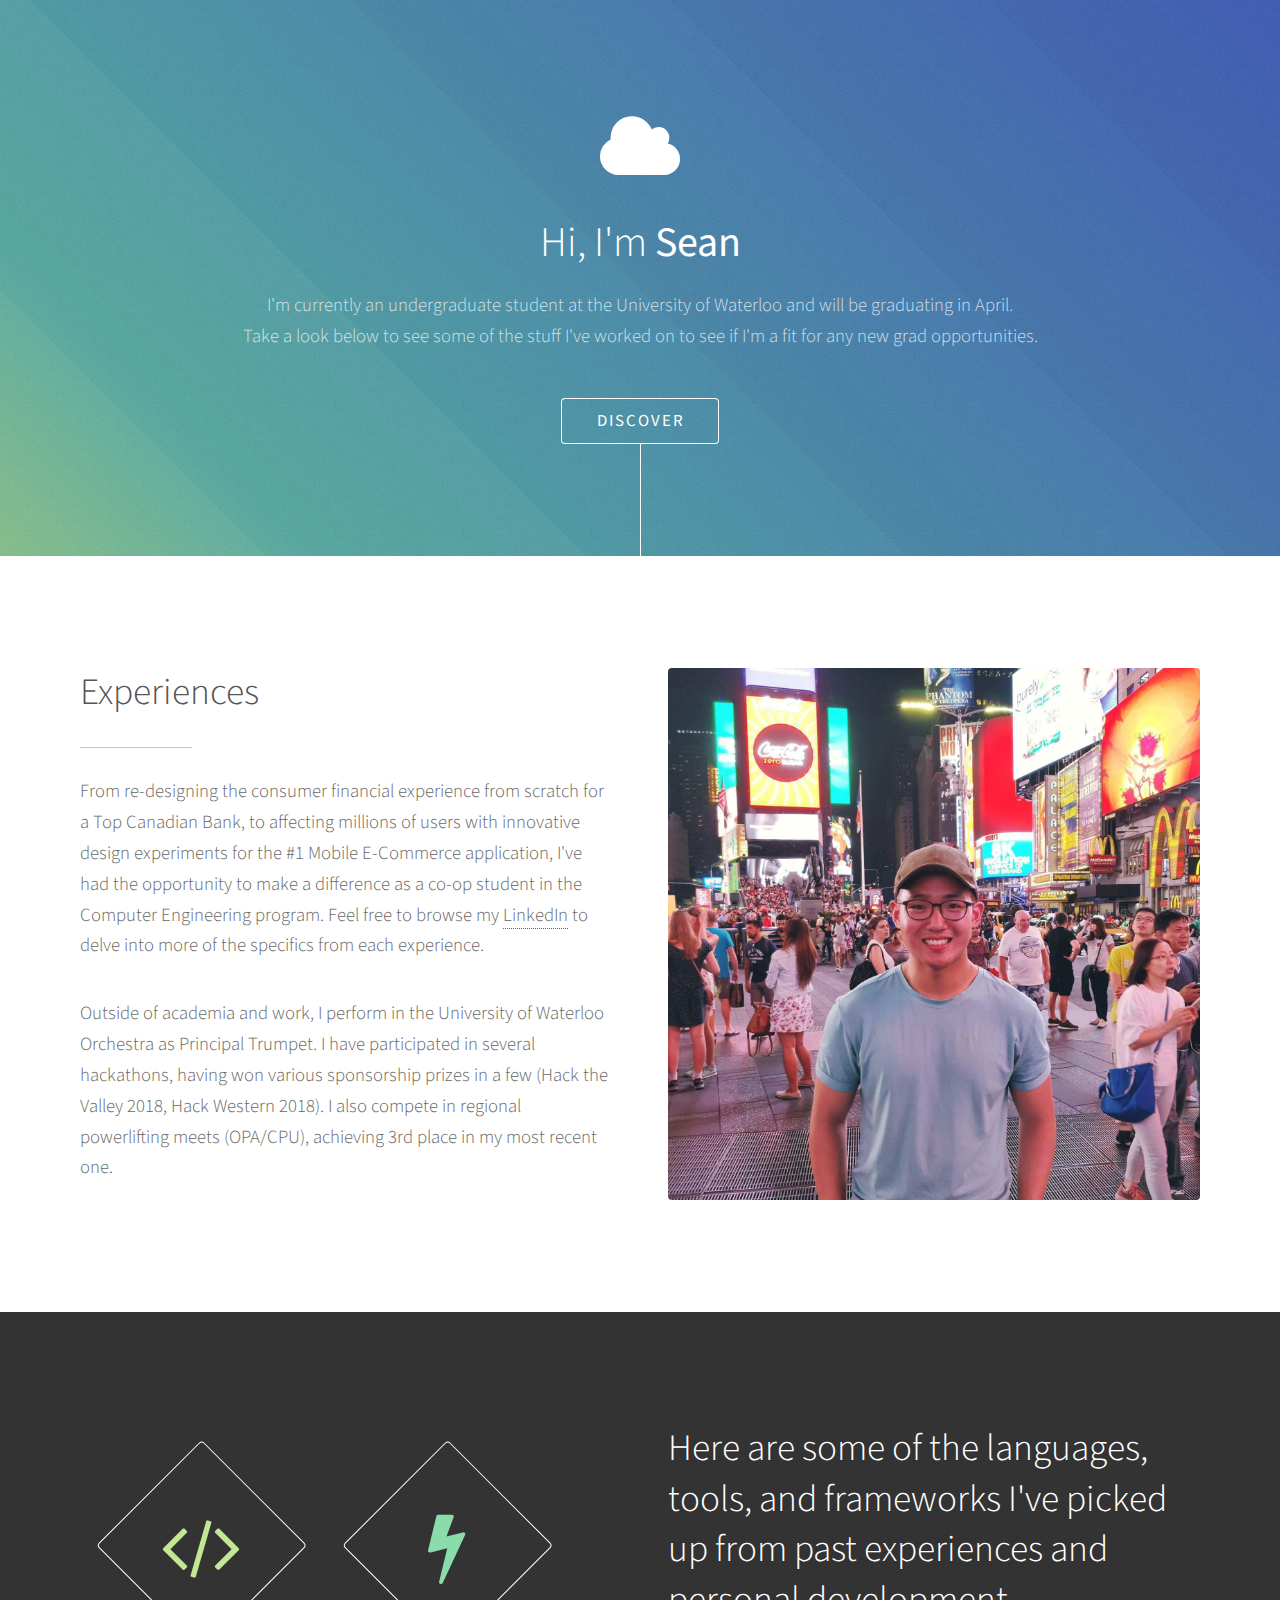
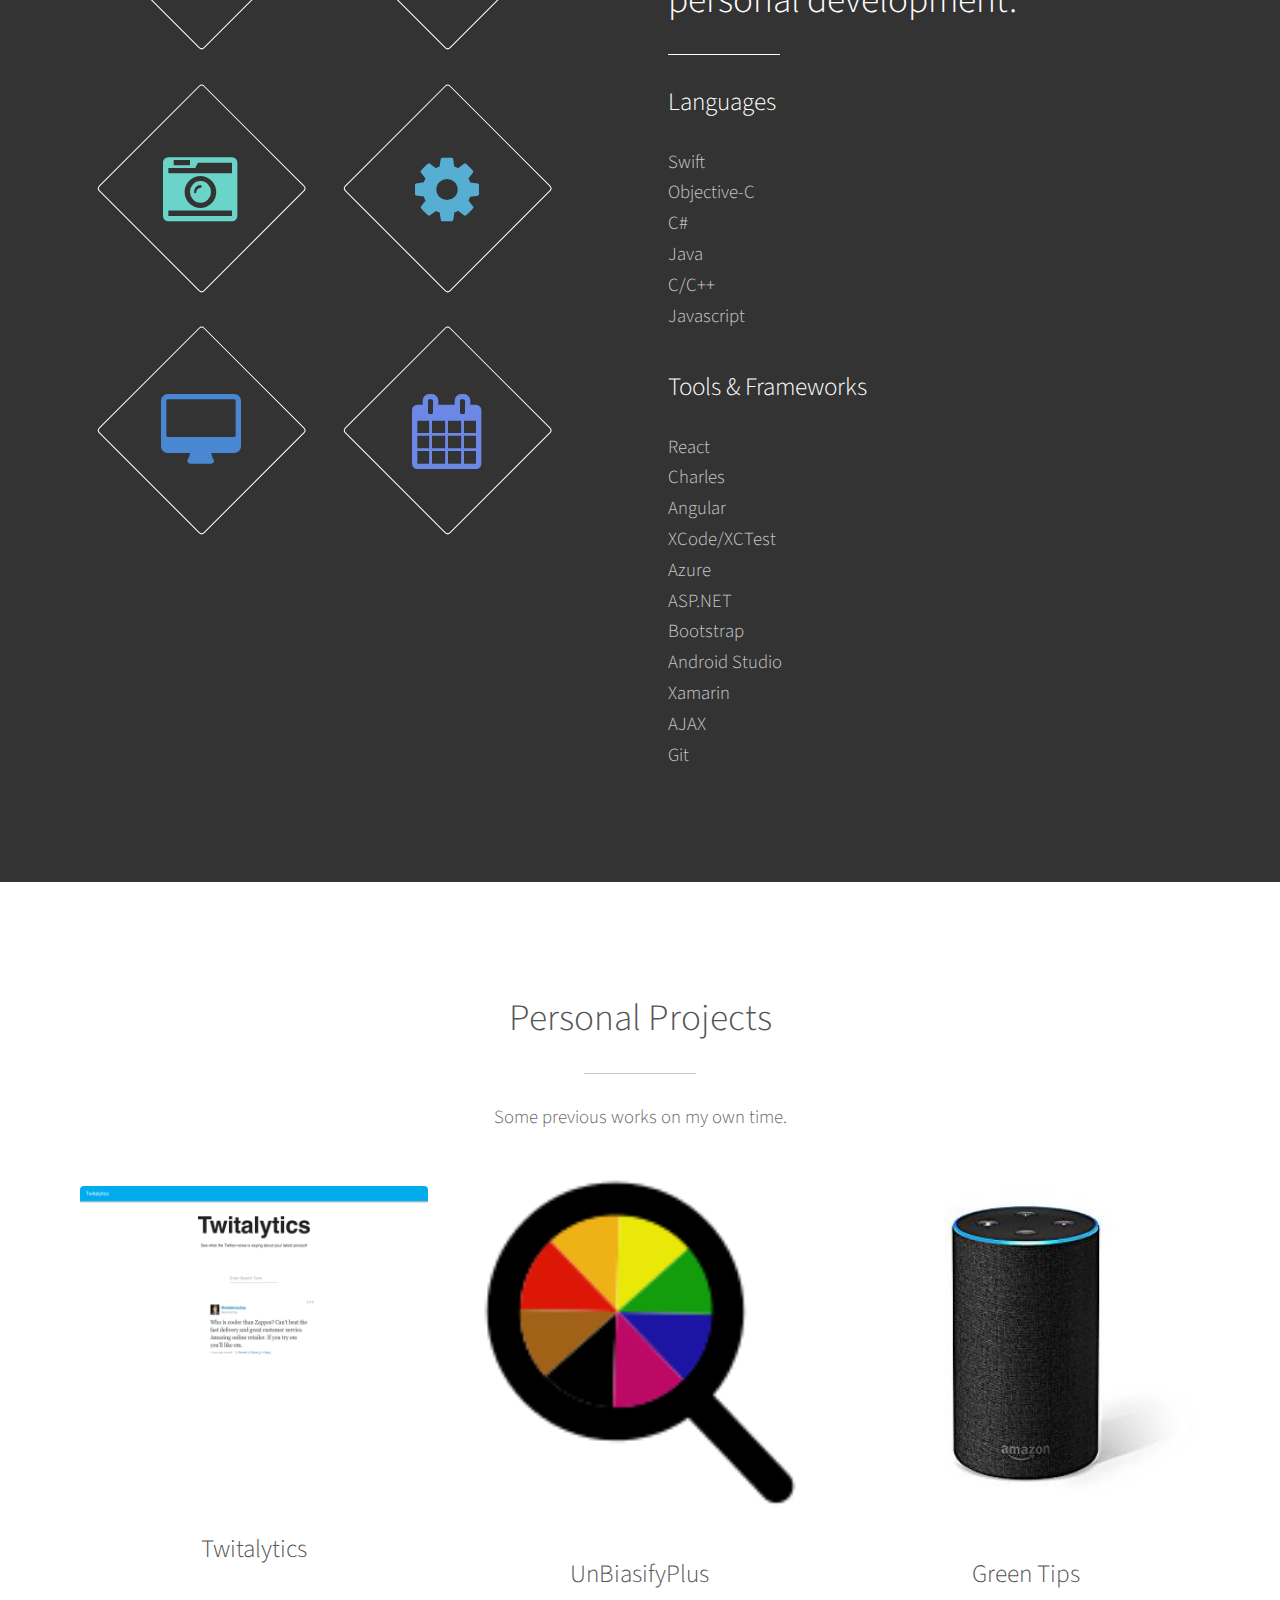
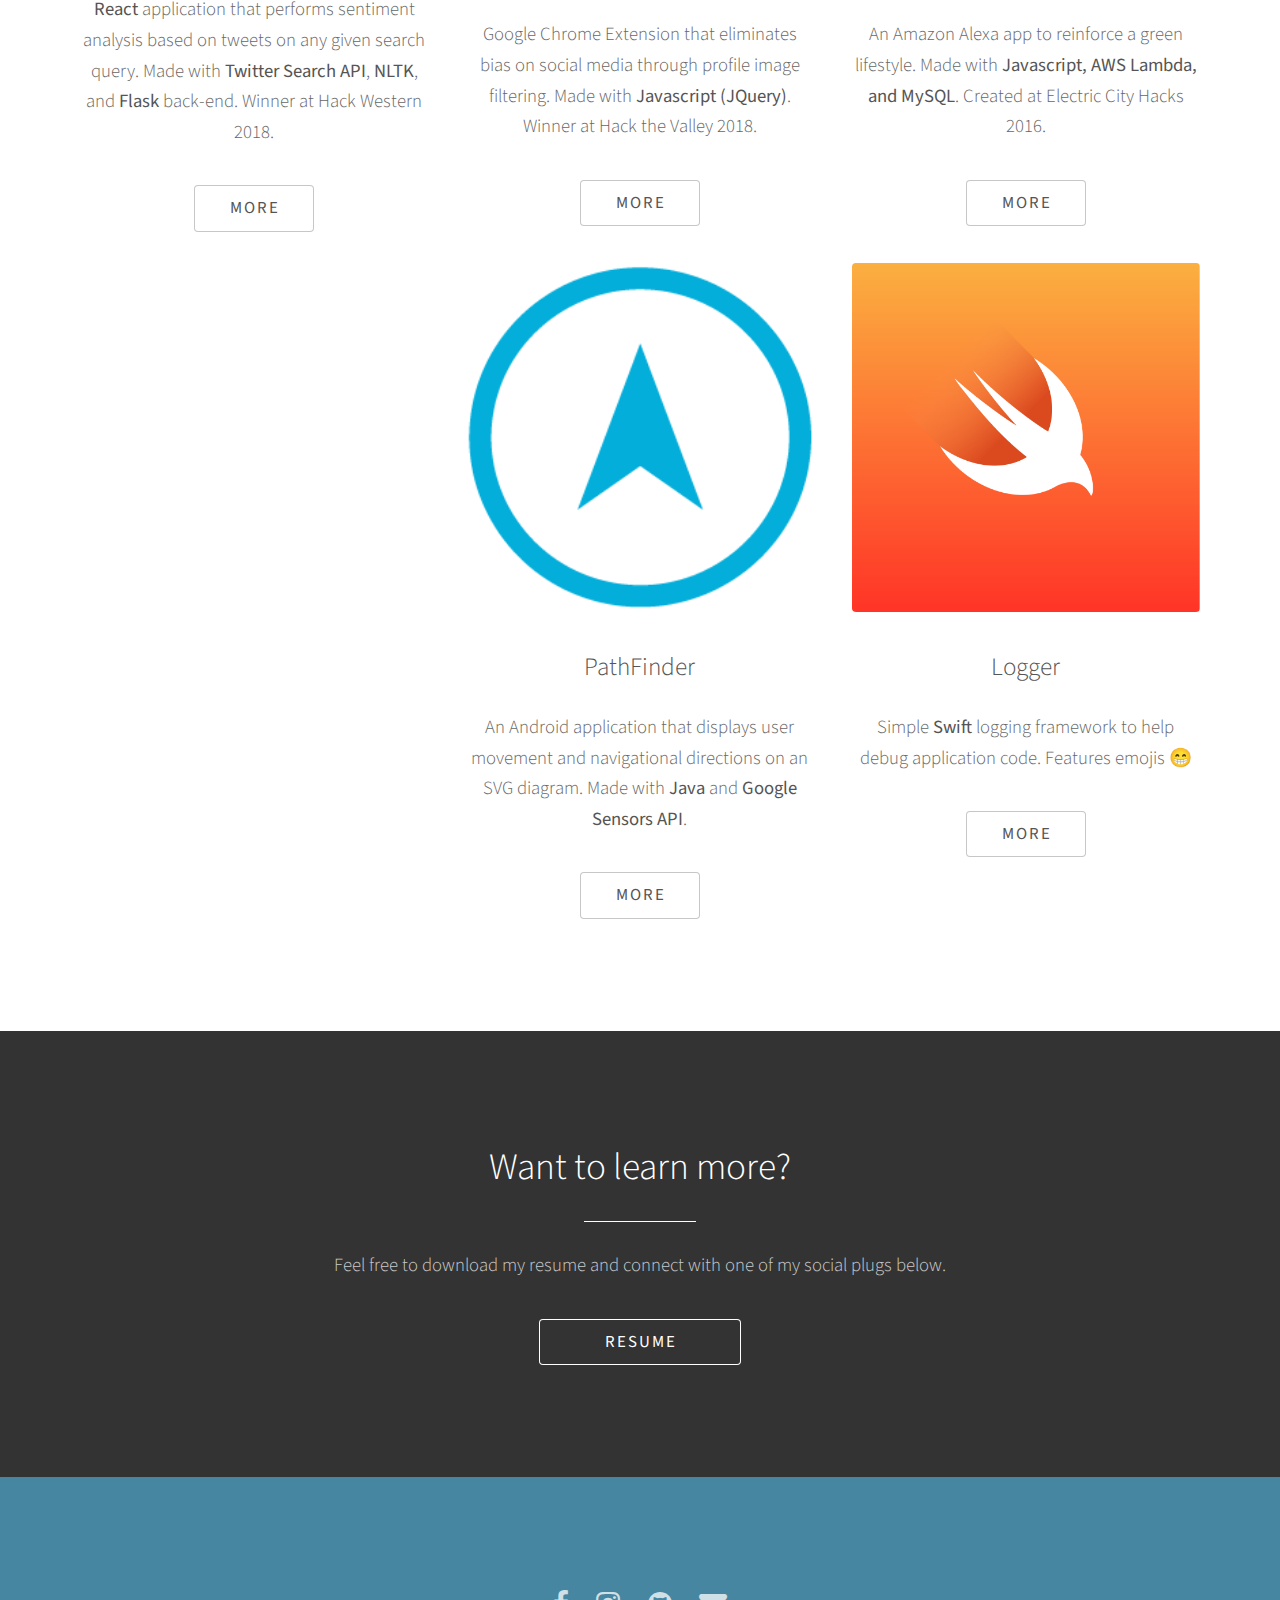
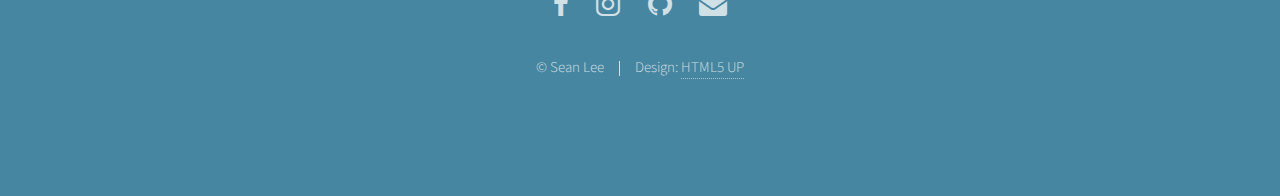
<file: index.html>
<!DOCTYPE HTML>
<!--
	Photon by HTML5 UP
	html5up.net | @ajlkn
	Free for personal and commercial use under the CCA 3.0 license (html5up.net/license)
-->
<html>
	<head>
		<!-- Global site tag (gtag.js) - Google Analytics -->
	<script async src="https://www.googletagmanager.com/gtag/js?id=UA-89999224-2"></script>
	<script>
	window.dataLayer = window.dataLayer || []; function
gtag(){dataLayer.push(arguments);} gtag('js', new Date()); gtag('config',
'UA-89999224-2');
</script>
		<title>Sean's Site</title>
		<meta charset="utf-8" />
		<meta name="viewport" content="width=device-width, initial-scale=1" />
		<!--[if lte IE 8]><script src="assets/js/ie/html5shiv.js"></script><![endif]-->
		<link rel="stylesheet" href="assets/css/main.css" />
		<!--[if lte IE 8]><link rel="stylesheet" href="assets/css/ie8.css" /><![endif]-->
		<!--[if lte IE 9]><link rel="stylesheet" href="assets/css/ie9.css" /><![endif]-->
	</head>
	<body>

		<!-- Header -->
			<section id="header">
				<div class="inner">
					<span class="icon major fa-cloud"></span>
					<h1>
						Hi, I'm <strong>Sean</strong>
					</h1>
					<p>I'm currently an undergraduate student at the University of Waterloo and will be graduating in April.<br />
					Take a look below to see some of the stuff I've worked on to see if I'm a fit for any new grad opportunities.</p>
					<ul class="actions">
						<li><a href="#one" class="button scrolly">Discover</a></li>
					</ul>
				</div>
			</section>

		<!-- One -->
			<section id="one" class="main style1">
				<div class="container">
					<div class="row 150%">
						<div class="6u 12u$(medium)">
							<header class="major">
								<h2>Experiences<br />
								</h2>
							</header>
							<p>From re-designing the consumer financial experience from scratch for a Top Canadian Bank, to affecting millions of users with innovative design experiments for the #1 Mobile E-Commerce application, I've had the opportunity to make a difference as a co-op student in the Computer Engineering program. Feel free to browse my <a href = "https://www.linkedin.com/in/seanlee98/">LinkedIn</a> to delve
								  into more of the specifics from each experience.
							</p>

			<!-- 				<p>During my most recent internship at TribalScale as an Agile Software Engineer,
								 I participated in their first Venture Studios Ideathon. My team and I had 24 hours
								 to come up with a business proposal in one of three verticals (media, transporation, and enterprise)
								 and pitch it to a panel of judges. Focusing on a critical problem in today's transporation landscape,
								 my team and I achieved 1st place! You can read more about our results and learnings in
								 this <a href="https://medium.com/tribalscale/lean-ideation-strategies-7b3e3d6de6b8">article</a>.
							</p> -->

							<p>Outside of academia and work, I perform in the University of Waterloo Orchestra as Principal Trumpet.
								 I have participated in several hackathons, having won various sponsorship prizes in a few (Hack the Valley 2018, Hack Western 2018).
								 I also compete in regional powerlifting meets (OPA/CPU), achieving 3rd place in my most recent one.
							</p>
						</div>
						<div class="6u$ 12u$(medium) important(medium)">
							<span class="image fit"><img src="profile_nyc.jpg" alt="" /></span>
						</div>
					</div>
				</div>
			</section>

		<!-- Two -->
			<section id="two" class="main style2">
				<div class="container">
					<div class="row 150%">
						<div class="6u 12u$(medium)">
							<ul class="major-icons">
								<li><span class="icon style1 major fa-code"></span></li>
								<li><span class="icon style2 major fa-bolt"></span></li>
								<li><span class="icon style3 major fa-camera-retro"></span></li>
								<li><span class="icon style4 major fa-cog"></span></li>
								<li><span class="icon style5 major fa-desktop"></span></li>
								<li><span class="icon style6 major fa-calendar"></span></li>
							</ul>
						</div>
						<div class="6u$ 12u$(medium)">
							<header class="major">
								<h2>
								Here are some of the languages, tools, and frameworks I've picked up from past experiences and personal development.</h2>
							</header>
							<h3>Languages</h3>
							<p>Swift<br/>Objective-C<br/>C#<br/>Java<br/>C/C++<br/>Javascript<br/>
							</p>
							<h3>Tools & Frameworks</h3>
							<p> React<br/>
								Charles<br/>
								Angular<br/>
								XCode/XCTest<br/>
								Azure <br/>
								ASP.NET<br/>
								Bootstrap<br/>
								Android Studio<br/>
								Xamarin<br/>
								AJAX<br/>
								Git<br/>
							</p>
						</div>
					</div>
				</div>
			</section>

		<!-- Three -->
			<section id="three" class="main style1 special">
				<div class="container">
					<header class="major">
						<h2>Personal Projects</h2>
					</header>
					<p>Some previous works on my own time.</p>
					<div class="row 100%">
						<div class="4u 12u$(medium)">
							<span class="image fit" style="margin-top: 16px; max-width: 783px; max-height: 783px"><img src="images/twitalytics_front_page.png" alt="Twitalytics" /></span>
							<h3 style="
								    padding-top: 109px;
								    padding-bottom: -6px;">Twitalytics</h3>
							<p><strong>React</strong> application that performs sentiment analysis based on tweets on any given search query. Made with <strong>Twitter Search API</strong>, <strong>NLTK</strong>, and <strong>Flask</strong> back-end. Winner at Hack Western 2018.</p>
							<ul class="actions">
								<li><a href="https://devpost.com/software/twitalytics-icdn3l" class="button">More</a></li>
							</ul>
						</div>
						<div class="4u 12u$(medium)">
							<span class="image fit"><img src="images/unbiasify.png" alt="UnBiasifyPlus" /></span>
							<h3>UnBiasifyPlus</h3>
							<p>Google Chrome Extension that eliminates bias on social media through profile image filtering. Made with <strong>Javascript (JQuery)</strong>. Winner at Hack the Valley 2018.</p>
							<ul class="actions">
								<li><a href="https://github.com/seanlee98/unbiasify" class="button">More</a></li>
							</ul>
						</div>
						<div class="4u 12u$(medium)">
							<span class="image fit"><img src="images/echo.jpg" alt="Green Tips" /></span>
							<h3>Green Tips</h3>
							<p>An Amazon Alexa app to reinforce a green lifestyle. Made with <strong>Javascript, AWS Lambda, and MySQL</strong>. Created at Electric City Hacks 2016.
							</p>
							<ul class="actions">
								<li><a href="https://github.com/seanlee98/Green-Tips" class="button">More</a></li>
							</ul>
						</div>
						<div class="4u 12u$(medium)">
							<span class="image fit"><img src="images/path.png" alt="PathFinder" /></span>
							<h3>PathFinder</h3>
							<p>An Android application that displays user movement and navigational directions on an SVG diagram. Made with <strong>Java</strong> and <strong>Google Sensors API</strong>.
							</p>
							<ul class="actions">
								<li><a href="https://github.com/seanlee98/PathFinder" class="button">More</a></li>
							</ul>
						</div>
						<div class="4u 12u$(small)">
							<span class="image fit"><img src="images/swift.png" alt="Logger" /></span>
							<h3>Logger</h3>
							<p>Simple <strong>Swift</strong> logging framework to help debug application code. Features emojis 😁</p>
							<ul class="actions">
								<li><a href="https://github.com/seanlee98/Logger" class="button">More</a></li>
							</ul>
						</div>
					</div>
				</div>
			</section>

		<!-- Four -->
			<section id="four" class="main style2 special">
				<div class="container">
					<header class="major">
						<h2>Want to learn more?</h2>
					</header>
					<p>Feel free to download my resume and connect with one of my social plugs below.</p>
					<ul class="actions uniform">
						<!--<li><a href="#" class="button special">Sign Up</a></li>-->
						<li><a href="Resume.pdf" class="button">Resume</a></li>
					</ul>
				</div>
			</section>

		<!-- Five -->
		<!--
			<section id="five" class="main style1">
				<div class="container">
					<header class="major special">
						<h2>Elements</h2>
					</header>

					<section>
						<h4>Text</h4>
						<p>This is <b>bold</b> and this is <strong>strong</strong>. This is <i>italic</i> and this is <em>emphasized</em>.
						This is <sup>superscript</sup> text and this is <sub>subscript</sub> text.
						This is <u>underlined</u> and this is code: <code>for (;;) { ... }</code>. Finally, <a href="#">this is a link</a>.</p>
						<hr />
						<header>
							<h4>Heading with a Subtitle</h4>
							<p>Lorem ipsum dolor sit amet nullam id egestas urna aliquam</p>
						</header>
						<p>Nunc lacinia ante nunc ac lobortis. Interdum adipiscing gravida odio porttitor sem non mi integer non faucibus ornare mi ut ante amet placerat aliquet. Volutpat eu sed ante lacinia sapien lorem accumsan varius montes viverra nibh in adipiscing blandit tempus accumsan.</p>
						<header>
							<h5>Heading with a Subtitle</h5>
							<p>Lorem ipsum dolor sit amet nullam id egestas urna aliquam</p>
						</header>
						<p>Nunc lacinia ante nunc ac lobortis. Interdum adipiscing gravida odio porttitor sem non mi integer non faucibus ornare mi ut ante amet placerat aliquet. Volutpat eu sed ante lacinia sapien lorem accumsan varius montes viverra nibh in adipiscing blandit tempus accumsan.</p>
						<hr />
						<h2>Heading Level 2</h2>
						<h3>Heading Level 3</h3>
						<h4>Heading Level 4</h4>
						<h5>Heading Level 5</h5>
						<h6>Heading Level 6</h6>
						<hr />
						<h5>Blockquote</h5>
						<blockquote>Fringilla nisl. Donec accumsan interdum nisi, quis tincidunt felis sagittis eget tempus euismod. Vestibulum ante ipsum primis in faucibus vestibulum. Blandit adipiscing eu felis iaculis volutpat ac adipiscing accumsan faucibus. Vestibulum ante ipsum primis in faucibus lorem ipsum dolor sit amet nullam adipiscing eu felis.</blockquote>
						<h5>Preformatted</h5>
						<pre><code>i = 0;

while (!deck.isInOrder()) {
print 'Iteration ' + i;
deck.shuffle();
i++;
}

print 'It took ' + i + ' iterations to sort the deck.';</code></pre>
					</section>

					<section>
						<h4>Lists</h4>
						<div class="row">
							<div class="6u 12u$(medium)">
								<h5>Unordered</h5>
								<ul>
									<li>Dolor pulvinar etiam.</li>
									<li>Sagittis adipiscing.</li>
									<li>Felis enim feugiat.</li>
								</ul>
								<h5>Alternate</h5>
								<ul class="alt">
									<li>Dolor pulvinar etiam.</li>
									<li>Sagittis adipiscing.</li>
									<li>Felis enim feugiat.</li>
								</ul>
							</div>
							<div class="6u$ 12u$(medium)">
								<h5>Ordered</h5>
								<ol>
									<li>Dolor pulvinar etiam.</li>
									<li>Etiam vel felis viverra.</li>
									<li>Felis enim feugiat.</li>
									<li>Dolor pulvinar etiam.</li>
									<li>Etiam vel felis lorem.</li>
									<li>Felis enim et feugiat.</li>
								</ol>
								<h5>Icons</h5>
								<ul class="icons">
									<li><a href="#" class="icon fa-twitter"><span class="label">Twitter</span></a></li>
									<li><a href="#" class="icon fa-facebook"><span class="label">Facebook</span></a></li>
									<li><a href="#" class="icon fa-instagram"><span class="label">Instagram</span></a></li>
									<li><a href="#" class="icon fa-github"><span class="label">Github</span></a></li>
								</ul>
							</div>
						</div>
						<h5>Actions</h5>
						<div class="row">
							<div class="6u 12u$(medium)">
								<ul class="actions">
									<li><a href="#" class="button special">Default</a></li>
									<li><a href="#" class="button">Default</a></li>
								</ul>
								<ul class="actions small">
									<li><a href="#" class="button special small">Small</a></li>
									<li><a href="#" class="button small">Small</a></li>
								</ul>
								<ul class="actions vertical">
									<li><a href="#" class="button special">Default</a></li>
									<li><a href="#" class="button">Default</a></li>
								</ul>
								<ul class="actions vertical small">
									<li><a href="#" class="button special small">Small</a></li>
									<li><a href="#" class="button small">Small</a></li>
								</ul>
							</div>
							<div class="6u 12u$(medium)">
								<ul class="actions vertical">
									<li><a href="#" class="button special fit">Default</a></li>
									<li><a href="#" class="button fit">Default</a></li>
								</ul>
								<ul class="actions vertical small">
									<li><a href="#" class="button special small fit">Small</a></li>
									<li><a href="#" class="button small fit">Small</a></li>
								</ul>
							</div>
						</div>
					</section>

					<section>
						<h4>Table</h4>
						<h5>Default</h5>
						<div class="table-wrapper">
							<table>
								<thead>
									<tr>
										<th>Name</th>
										<th>Description</th>
										<th>Price</th>
									</tr>
								</thead>
								<tbody>
									<tr>
										<td>Item One</td>
										<td>Ante turpis integer aliquet porttitor.</td>
										<td>29.99</td>
									</tr>
									<tr>
										<td>Item Two</td>
										<td>Vis ac commodo adipiscing arcu aliquet.</td>
										<td>19.99</td>
									</tr>
									<tr>
										<td>Item Three</td>
										<td> Morbi faucibus arcu accumsan lorem.</td>
										<td>29.99</td>
									</tr>
									<tr>
										<td>Item Four</td>
										<td>Vitae integer tempus condimentum.</td>
										<td>19.99</td>
									</tr>
									<tr>
										<td>Item Five</td>
										<td>Ante turpis integer aliquet porttitor.</td>
										<td>29.99</td>
									</tr>
								</tbody>
								<tfoot>
									<tr>
										<td colspan="2"></td>
										<td>100.00</td>
									</tr>
								</tfoot>
							</table>
						</div>

						<h5>Alternate</h5>
						<div class="table-wrapper">
							<table class="alt">
								<thead>
									<tr>
										<th>Name</th>
										<th>Description</th>
										<th>Price</th>
									</tr>
								</thead>
								<tbody>
									<tr>
										<td>Item One</td>
										<td>Ante turpis integer aliquet porttitor.</td>
										<td>29.99</td>
									</tr>
									<tr>
										<td>Item Two</td>
										<td>Vis ac commodo adipiscing arcu aliquet.</td>
										<td>19.99</td>
									</tr>
									<tr>
										<td>Item Three</td>
										<td> Morbi faucibus arcu accumsan lorem.</td>
										<td>29.99</td>
									</tr>
									<tr>
										<td>Item Four</td>
										<td>Vitae integer tempus condimentum.</td>
										<td>19.99</td>
									</tr>
									<tr>
										<td>Item Five</td>
										<td>Ante turpis integer aliquet porttitor.</td>
										<td>29.99</td>
									</tr>
								</tbody>
								<tfoot>
									<tr>
										<td colspan="2"></td>
										<td>100.00</td>
									</tr>
								</tfoot>
							</table>
						</div>
					</section>

					<section>
						<h4>Buttons</h4>
						<ul class="actions">
							<li><a href="#" class="button special">Special</a></li>
							<li><a href="#" class="button">Default</a></li>
						</ul>
						<ul class="actions">
							<li><a href="#" class="button big">Big</a></li>
							<li><a href="#" class="button">Default</a></li>
							<li><a href="#" class="button small">Small</a></li>
						</ul>
						<ul class="actions fit">
							<li><a href="#" class="button fit">Fit</a></li>
							<li><a href="#" class="button special fit">Fit</a></li>
							<li><a href="#" class="button fit">Fit</a></li>
						</ul>
						<ul class="actions fit small">
							<li><a href="#" class="button special fit small">Fit + Small</a></li>
							<li><a href="#" class="button fit small">Fit + Small</a></li>
							<li><a href="#" class="button special fit small">Fit + Small</a></li>
						</ul>
						<ul class="actions">
							<li><a href="#" class="button special icon fa-download">Icon</a></li>
							<li><a href="#" class="button icon fa-download">Icon</a></li>
						</ul>
						<ul class="actions">
							<li><span class="button special disabled">Disabled</span></li>
							<li><span class="button disabled">Disabled</span></li>
						</ul>
					</section>

					<section>
						<h4>Form</h4>
						<form method="post" action="#">
							<div class="row uniform 50%">
								<div class="6u 12u$(xsmall)">
									<input type="text" name="demo-name" id="demo-name" value="" placeholder="Name" />
								</div>
								<div class="6u$ 12u$(xsmall)">
									<input type="email" name="demo-email" id="demo-email" value="" placeholder="Email" />
								</div>
								<div class="12u$">
									<div class="select-wrapper">
										<select name="demo-category" id="demo-category">
											<option value="">- Category -</option>
											<option value="1">Manufacturing</option>
											<option value="1">Shipping</option>
											<option value="1">Administration</option>
											<option value="1">Human Resources</option>
										</select>
									</div>
								</div>
								<div class="4u 12u$(small)">
									<input type="radio" id="demo-priority-low" name="demo-priority" checked>
									<label for="demo-priority-low">Low</label>
								</div>
								<div class="4u 12u$(small)">
									<input type="radio" id="demo-priority-normal" name="demo-priority">
									<label for="demo-priority-normal">Normal</label>
								</div>
								<div class="4u$ 12u$(small)">
									<input type="radio" id="demo-priority-high" name="demo-priority">
									<label for="demo-priority-high">High</label>
								</div>
								<div class="6u 12u$(small)">
									<input type="checkbox" id="demo-copy" name="demo-copy">
									<label for="demo-copy">Email me a copy</label>
								</div>
								<div class="6u$ 12u$(small)">
									<input type="checkbox" id="demo-human" name="demo-human" checked>
									<label for="demo-human">Not a robot</label>
								</div>
								<div class="12u$">
									<textarea name="demo-message" id="demo-message" placeholder="Enter your message" rows="6"></textarea>
								</div>
								<div class="12u$">
									<ul class="actions">
										<li><input type="submit" value="Send Message" class="special" /></li>
										<li><input type="reset" value="Reset" /></li>
									</ul>
								</div>
							</div>
						</form>
					</section>

					<section>
						<h4>Image</h4>
						<h5>Fit</h5>
						<div class="box alt">
							<div class="row uniform 50%">
								<div class="12u"><span class="image fit"><img src="images/pic06.jpg" alt="" /></span></div>
								<div class="4u"><span class="image fit"><img src="images/pic02.jpg" alt="" /></span></div>
								<div class="4u"><span class="image fit"><img src="images/pic03.jpg" alt="" /></span></div>
								<div class="4u"><span class="image fit"><img src="images/pic04.jpg" alt="" /></span></div>
								<div class="4u"><span class="image fit"><img src="images/pic03.jpg" alt="" /></span></div>
								<div class="4u"><span class="image fit"><img src="images/pic04.jpg" alt="" /></span></div>
								<div class="4u"><span class="image fit"><img src="images/pic02.jpg" alt="" /></span></div>
								<div class="4u"><span class="image fit"><img src="images/pic04.jpg" alt="" /></span></div>
								<div class="4u"><span class="image fit"><img src="images/pic02.jpg" alt="" /></span></div>
								<div class="4u"><span class="image fit"><img src="images/pic03.jpg" alt="" /></span></div>
							</div>
						</div>
						<h5>Left &amp; Right</h5>
						<p><span class="image left"><img src="images/pic05.jpg" alt="" /></span>Fringilla nisl. Donec accumsan interdum nisi, quis tincidunt felis sagittis eget. tempus euismod. Vestibulum ante ipsum primis in faucibus vestibulum. Blandit adipiscing eu felis iaculis volutpat ac adipiscing accumsan eu faucibus. Integer ac pellentesque praesent tincidunt felis sagittis eget. tempus euismod. Vestibulum ante ipsum primis in faucibus vestibulum. Blandit adipiscing eu felis iaculis volutpat ac adipiscing accumsan eu faucibus. Integer ac pellentesque praesent. Donec accumsan interdum nisi, quis tincidunt felis sagittis eget. tempus euismod. Vestibulum ante ipsum primis in faucibus vestibulum. Blandit adipiscing eu felis iaculis volutpat ac adipiscing accumsan eu faucibus. Integer ac pellentesque praesent tincidunt felis sagittis eget. tempus euismod. Vestibulum ante ipsum primis in faucibus vestibulum. Blandit adipiscing eu felis iaculis volutpat ac adipiscing accumsan eu faucibus. Integer ac pellentesque praesent. Blandit adipiscing eu felis iaculis volutpat ac adipiscing accumsan eu faucibus. Integer ac pellentesque praesent tincidunt felis sagittis eget. tempus euismod. Vestibulum ante ipsum primis in faucibus vestibulum. Blandit adipiscing eu felis iaculis volutpat ac adipiscing accumsan eu faucibus. Integer ac pellentesque praesent.</p>
						<p><span class="image right"><img src="images/pic05.jpg" alt="" /></span>Fringilla nisl. Donec accumsan interdum nisi, quis tincidunt felis sagittis eget. tempus euismod. Vestibulum ante ipsum primis in faucibus vestibulum. Blandit adipiscing eu felis iaculis volutpat ac adipiscing accumsan eu faucibus. Integer ac pellentesque praesent tincidunt felis sagittis eget. tempus euismod. Vestibulum ante ipsum primis in faucibus vestibulum. Blandit adipiscing eu felis iaculis volutpat ac adipiscing accumsan eu faucibus. Integer ac pellentesque praesent. Donec accumsan interdum nisi, quis tincidunt felis sagittis eget. tempus euismod. Vestibulum ante ipsum primis in faucibus vestibulum. Blandit adipiscing eu felis iaculis volutpat ac adipiscing accumsan eu faucibus. Integer ac pellentesque praesent tincidunt felis sagittis eget. tempus euismod. Vestibulum ante ipsum primis in faucibus vestibulum. Blandit adipiscing eu felis iaculis volutpat ac adipiscing accumsan eu faucibus. Integer ac pellentesque praesent. Blandit adipiscing eu felis iaculis volutpat ac adipiscing accumsan eu faucibus. Integer ac pellentesque praesent tincidunt felis sagittis eget. tempus euismod. Vestibulum ante ipsum primis in faucibus vestibulum. Blandit adipiscing eu felis iaculis volutpat ac adipiscing accumsan eu faucibus. Integer ac pellentesque praesent.</p>
					</section>

				</div>
			</section>
		-->

		<!-- Footer -->
			<section id="footer">
				<ul class="icons">
					<li><a href="https://www.facebook.com/profile.php?id=792392785" class="icon alt fa-facebook"><span class="label">Facebook</span></a></li>
					<li><a href="https://www.instagram.com/seanlee.98/" class="icon alt fa-instagram"><span class="label">Instagram</span></a></li>
					<li><a href="https://github.com/seanlee98" class="icon alt fa-github"><span class="label">GitHub</span></a></li>
					<li><a href="mailto:sangyoon_0203@hotmail.com" class="icon alt fa-envelope"><span class="label">Email</span></a></li>
				</ul>
				<ul class="copyright">
					<li>&copy; Sean Lee</li><li>Design: <a href="http://html5up.net">HTML5 UP</a></li>
				</ul>
			</section>

		<!-- Scripts -->
			<script src="assets/js/jquery.min.js"></script>
			<script src="assets/js/jquery.scrolly.min.js"></script>
			<script src="assets/js/skel.min.js"></script>
			<script src="assets/js/util.js"></script>
			<!--[if lte IE 8]><script src="assets/js/ie/respond.min.js"></script><![endif]-->
			<script src="assets/js/main.js"></script>

	</body>
</html>
</file>
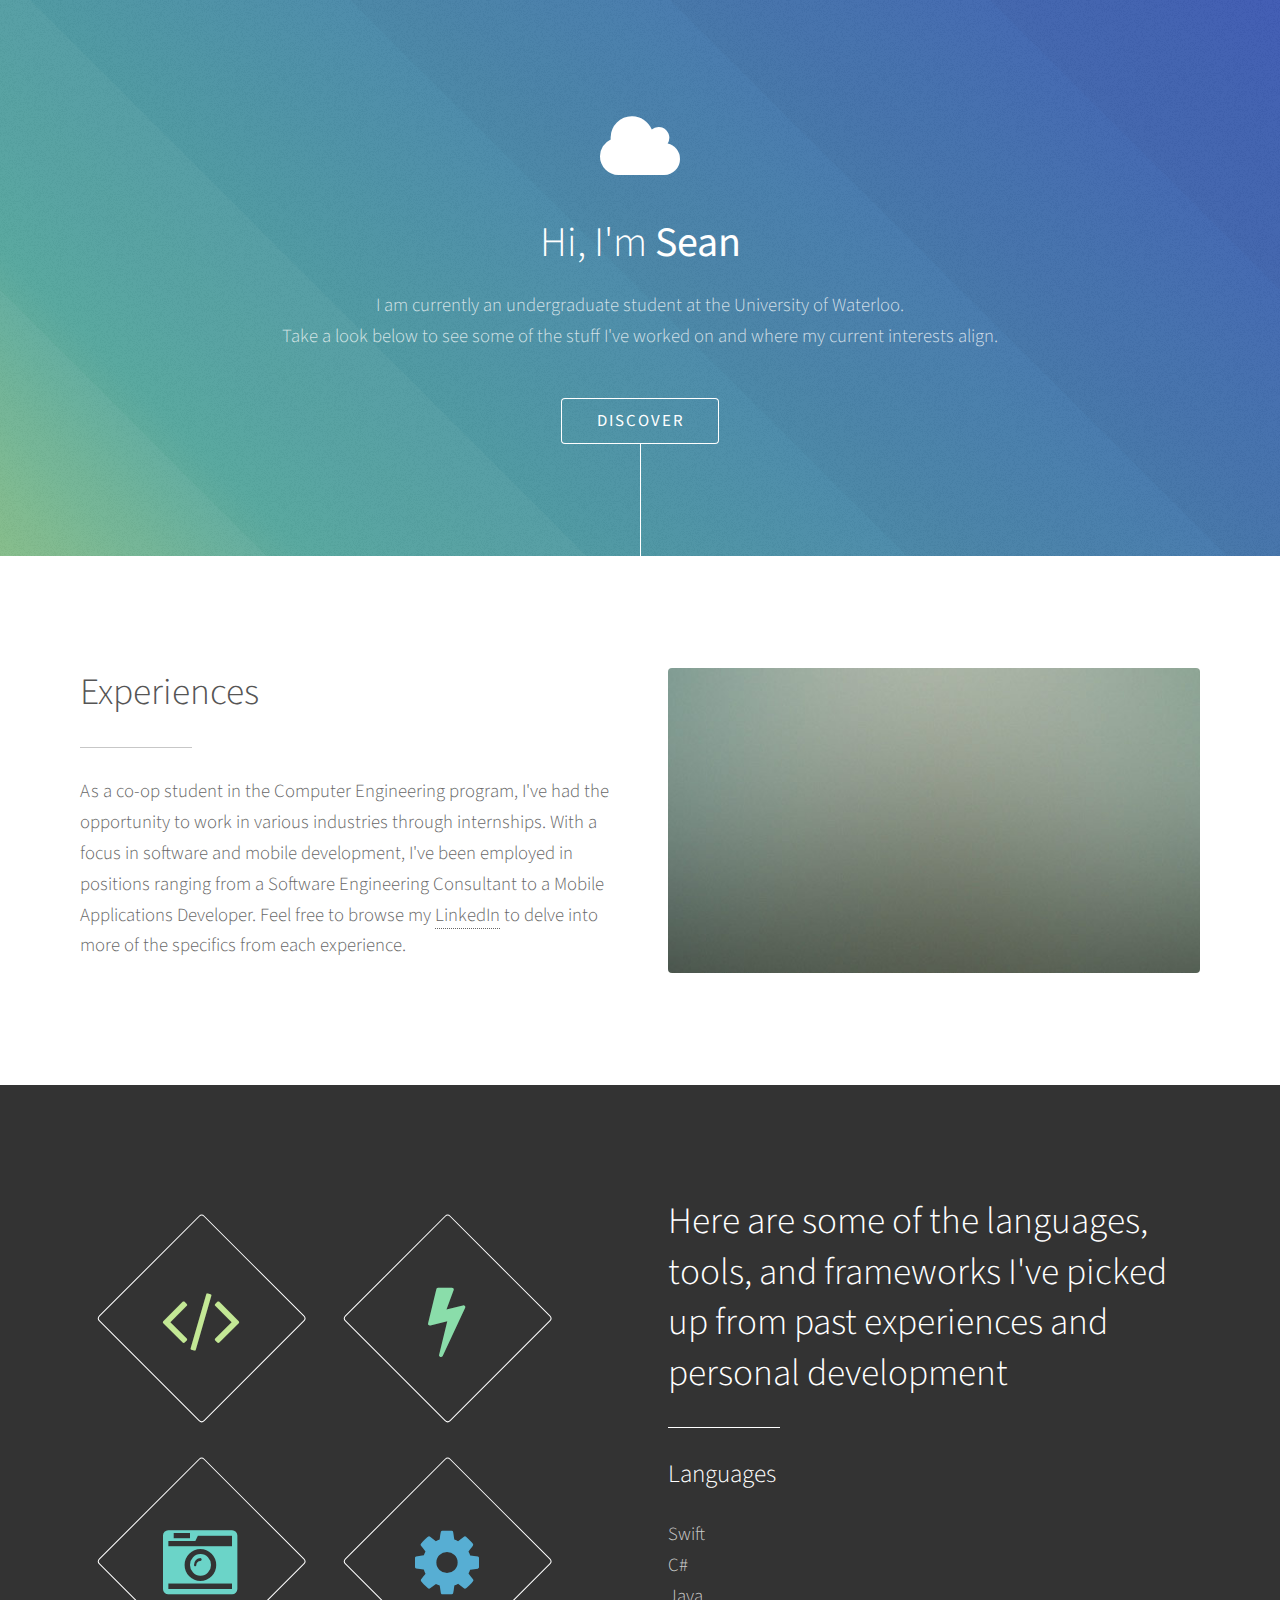
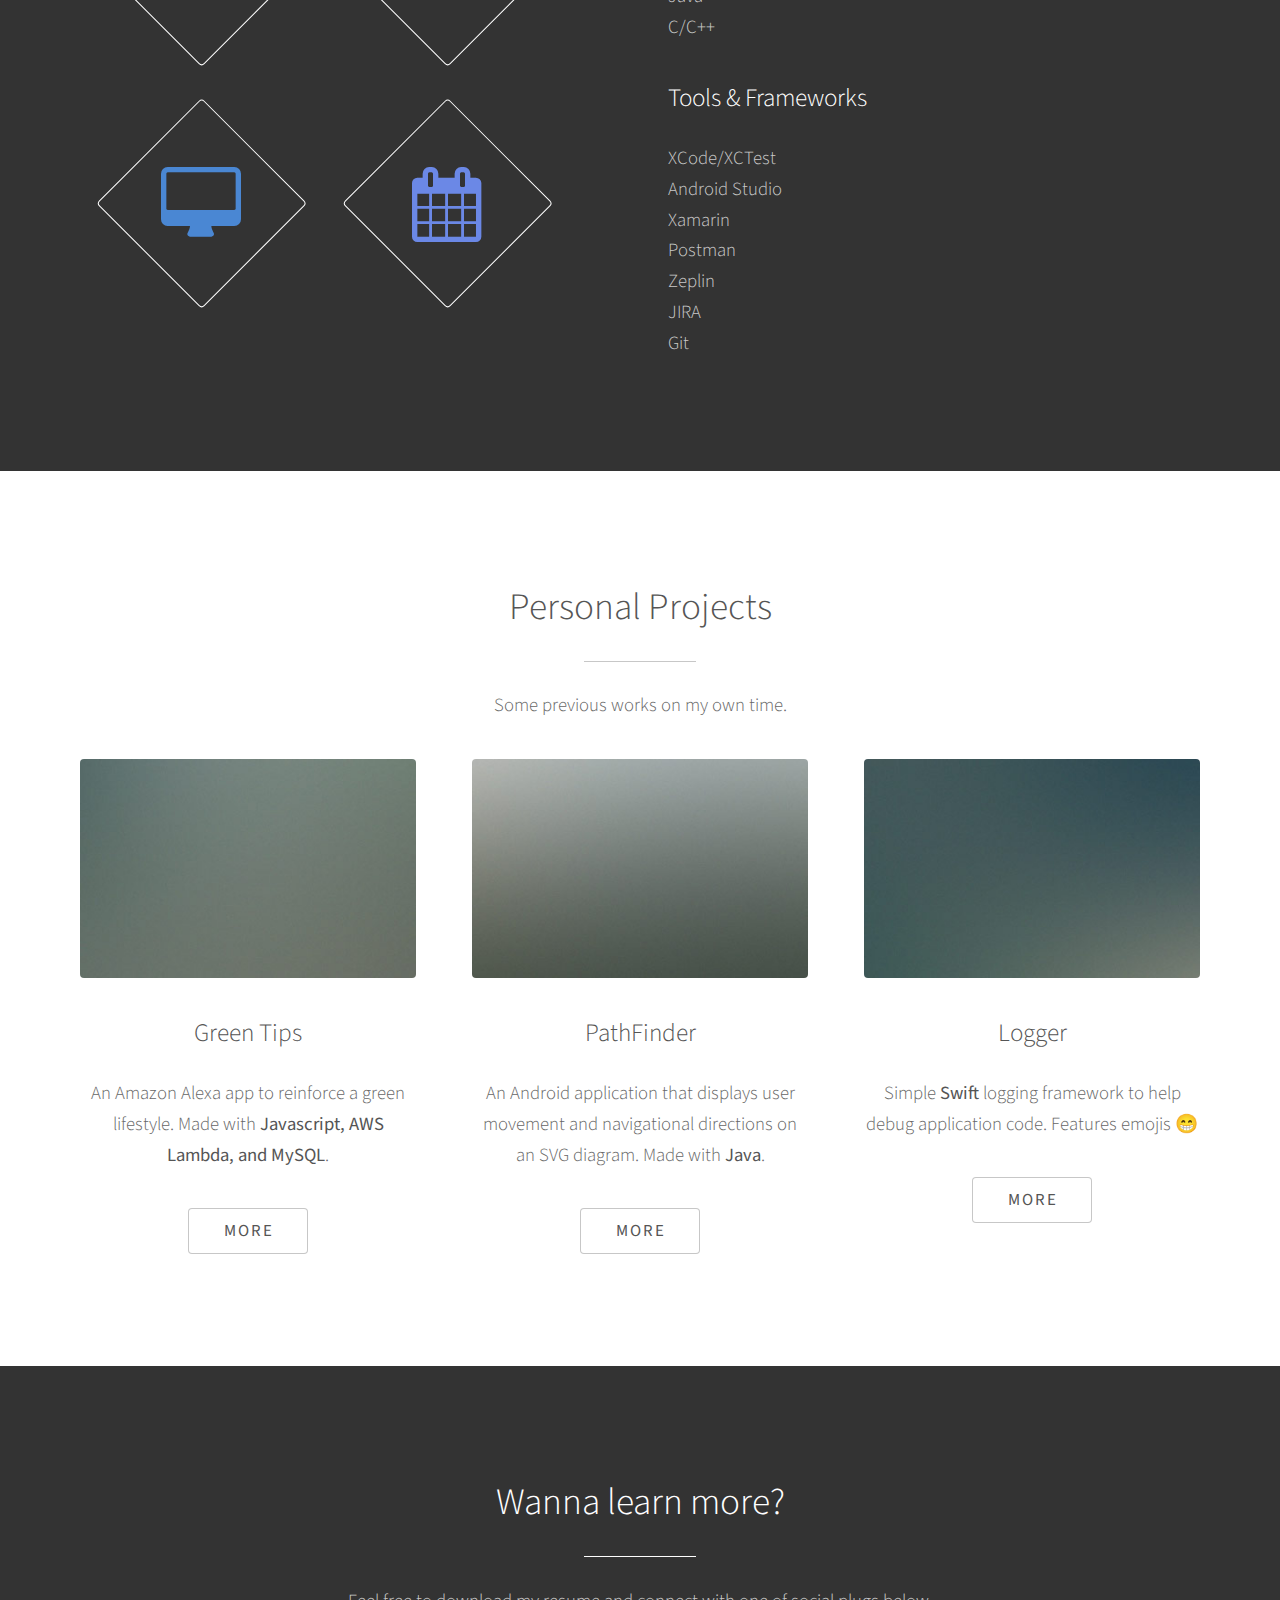
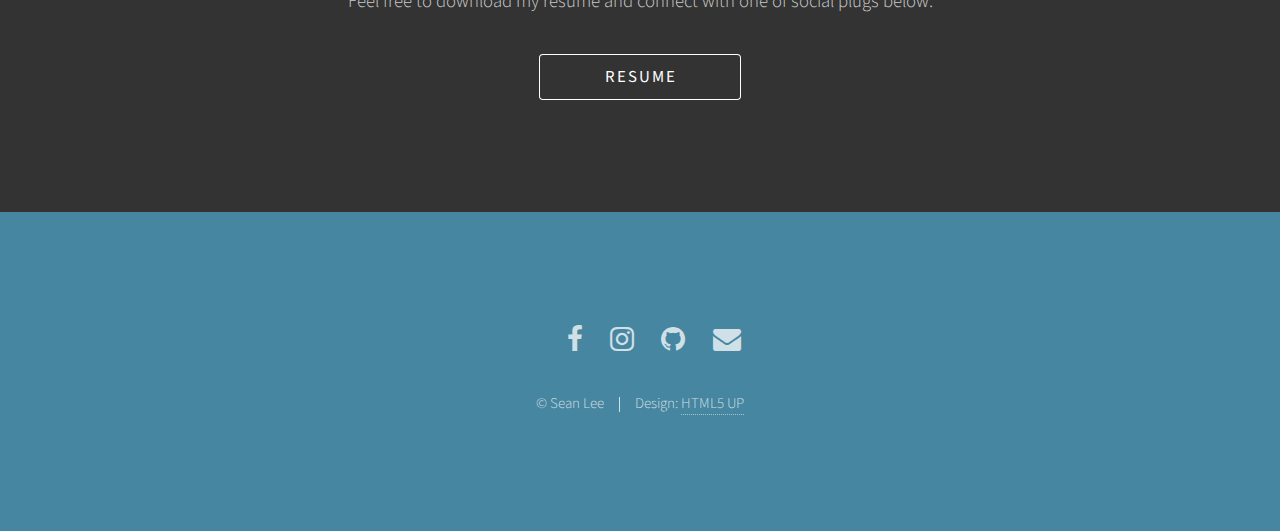
<file: html5up-photon/index.html>
<!DOCTYPE HTML>
<!--
	Photon by HTML5 UP
	html5up.net | @ajlkn
	Free for personal and commercial use under the CCA 3.0 license (html5up.net/license)
-->
<html>
	<head>
		<title>Sean's Site</title>
		<meta charset="utf-8" />
		<meta name="viewport" content="width=device-width, initial-scale=1" />
		<!--[if lte IE 8]><script src="assets/js/ie/html5shiv.js"></script><![endif]-->
		<link rel="stylesheet" href="assets/css/main.css" />
		<!--[if lte IE 8]><link rel="stylesheet" href="assets/css/ie8.css" /><![endif]-->
		<!--[if lte IE 9]><link rel="stylesheet" href="assets/css/ie9.css" /><![endif]-->
	</head>
	<body>

		<!-- Header -->
			<section id="header">
				<div class="inner">
					<span class="icon major fa-cloud"></span>
					<h1>
						Hi, I'm <strong>Sean</strong>
					</h1>
					<p>I am currently an undergraduate student at the University of Waterloo.<br />
					Take a look below to see some of the stuff I've worked on and where my current interests align.</p>
					<ul class="actions">
						<li><a href="#one" class="button scrolly">Discover</a></li>
					</ul>
				</div>
			</section>

		<!-- One -->
			<section id="one" class="main style1">
				<div class="container">
					<div class="row 150%">
						<div class="6u 12u$(medium)">
							<header class="major">
								<h2>Experiences<br />
								</h2>
							</header>
							<p>As a co-op student in the Computer Engineering program, I've had the opportunity to work in various industries through internships. With a focus in software and mobile development, I've been employed in positions ranging from a Software Engineering Consultant to a Mobile Applications Developer. Feel free to browse my <a href = "https://www.linkedin.com/in/seanlee98/">LinkedIn</a> to delve into more of the specifics from each experience.</p>
						</div>
						<div class="6u$ 12u$(medium) important(medium)">
							<span class="image fit"><img src="images/pic01.jpg" alt="" /></span>
						</div>
					</div>
				</div>
			</section>

		<!-- Two -->
			<section id="two" class="main style2">
				<div class="container">
					<div class="row 150%">
						<div class="6u 12u$(medium)">
							<ul class="major-icons">
								<li><span class="icon style1 major fa-code"></span></li>
								<li><span class="icon style2 major fa-bolt"></span></li>
								<li><span class="icon style3 major fa-camera-retro"></span></li>
								<li><span class="icon style4 major fa-cog"></span></li>
								<li><span class="icon style5 major fa-desktop"></span></li>
								<li><span class="icon style6 major fa-calendar"></span></li>
							</ul>
						</div>
						<div class="6u$ 12u$(medium)">
							<header class="major">
								<h2>
								Here are some of the languages, tools, and frameworks I've picked up from past experiences and personal development</h2>
							</header>
							<h3>Languages</h3>
							<p>Swift <br />C#<br />Java<br />C/C++<br />
							</p>
							<h3>Tools & Frameworks</h3>
							<p>XCode/XCTest<br />Android Studio<br />Xamarin<br />Postman<br />Zeplin<br />JIRA<br />Git<br />
							</p>
						</div>
					</div>
				</div>
			</section>

		<!-- Three -->
			<section id="three" class="main style1 special">
				<div class="container">
					<header class="major">
						<h2>Personal Projects</h2>
					</header>
					<p>Some previous works on my own time.</p>
					<div class="row 150%">
						<div class="4u 12u$(medium)">
							<span class="image fit"><img src="images/pic02.jpg" alt="" /></span>
							<h3>Green Tips</h3>
							<p>An Amazon Alexa app to reinforce a green lifestyle. Made with <strong>Javascript, AWS Lambda, and MySQL</strong>.</p>
							<ul class="actions">
								<li><a href="https://github.com/seanlee98/Green-Tips" class="button">More</a></li>
							</ul>
						</div>
						<div class="4u 12u$(medium)">
							<span class="image fit"><img src="images/pic03.jpg" alt="" /></span>
							<h3>PathFinder</h3>
							<p>An Android application that displays user movement and navigational directions on an SVG diagram. Made with <strong>Java</strong>.</p>
							<ul class="actions">
								<li><a href="https://github.com/seanlee98/PathFinder" class="button">More</a></li>
							</ul>
						</div>
						<div class="4u 12u$(medium)">
							<span class="image fit"><img src="images/pic04.jpg" alt="" /></span>
							<h3>Logger</h3>
							<p>Simple <strong>Swift</strong> logging framework to help debug application code. Features emojis 😁</p>
							<ul class="actions">
								<li><a href="https://github.com/seanlee98/Logger" class="button">More</a></li>
							</ul>
						</div>
					</div>
				</div>
			</section>

		<!-- Four -->
			<section id="four" class="main style2 special">
				<div class="container">
					<header class="major">
						<h2>Wanna learn more?</h2>
					</header>
					<p>Feel free to download my resume and connect with one of social plugs below.</p>
					<ul class="actions uniform">
						<!--<li><a href="#" class="button special">Sign Up</a></li>-->
						<li><a href="#" class="button">Resume</a></li>
					</ul>
				</div>
			</section>

		<!-- Five -->
		<!--
			<section id="five" class="main style1">
				<div class="container">
					<header class="major special">
						<h2>Elements</h2>
					</header>

					<section>
						<h4>Text</h4>
						<p>This is <b>bold</b> and this is <strong>strong</strong>. This is <i>italic</i> and this is <em>emphasized</em>.
						This is <sup>superscript</sup> text and this is <sub>subscript</sub> text.
						This is <u>underlined</u> and this is code: <code>for (;;) { ... }</code>. Finally, <a href="#">this is a link</a>.</p>
						<hr />
						<header>
							<h4>Heading with a Subtitle</h4>
							<p>Lorem ipsum dolor sit amet nullam id egestas urna aliquam</p>
						</header>
						<p>Nunc lacinia ante nunc ac lobortis. Interdum adipiscing gravida odio porttitor sem non mi integer non faucibus ornare mi ut ante amet placerat aliquet. Volutpat eu sed ante lacinia sapien lorem accumsan varius montes viverra nibh in adipiscing blandit tempus accumsan.</p>
						<header>
							<h5>Heading with a Subtitle</h5>
							<p>Lorem ipsum dolor sit amet nullam id egestas urna aliquam</p>
						</header>
						<p>Nunc lacinia ante nunc ac lobortis. Interdum adipiscing gravida odio porttitor sem non mi integer non faucibus ornare mi ut ante amet placerat aliquet. Volutpat eu sed ante lacinia sapien lorem accumsan varius montes viverra nibh in adipiscing blandit tempus accumsan.</p>
						<hr />
						<h2>Heading Level 2</h2>
						<h3>Heading Level 3</h3>
						<h4>Heading Level 4</h4>
						<h5>Heading Level 5</h5>
						<h6>Heading Level 6</h6>
						<hr />
						<h5>Blockquote</h5>
						<blockquote>Fringilla nisl. Donec accumsan interdum nisi, quis tincidunt felis sagittis eget tempus euismod. Vestibulum ante ipsum primis in faucibus vestibulum. Blandit adipiscing eu felis iaculis volutpat ac adipiscing accumsan faucibus. Vestibulum ante ipsum primis in faucibus lorem ipsum dolor sit amet nullam adipiscing eu felis.</blockquote>
						<h5>Preformatted</h5>
						<pre><code>i = 0;

while (!deck.isInOrder()) {
print 'Iteration ' + i;
deck.shuffle();
i++;
}

print 'It took ' + i + ' iterations to sort the deck.';</code></pre>
					</section>

					<section>
						<h4>Lists</h4>
						<div class="row">
							<div class="6u 12u$(medium)">
								<h5>Unordered</h5>
								<ul>
									<li>Dolor pulvinar etiam.</li>
									<li>Sagittis adipiscing.</li>
									<li>Felis enim feugiat.</li>
								</ul>
								<h5>Alternate</h5>
								<ul class="alt">
									<li>Dolor pulvinar etiam.</li>
									<li>Sagittis adipiscing.</li>
									<li>Felis enim feugiat.</li>
								</ul>
							</div>
							<div class="6u$ 12u$(medium)">
								<h5>Ordered</h5>
								<ol>
									<li>Dolor pulvinar etiam.</li>
									<li>Etiam vel felis viverra.</li>
									<li>Felis enim feugiat.</li>
									<li>Dolor pulvinar etiam.</li>
									<li>Etiam vel felis lorem.</li>
									<li>Felis enim et feugiat.</li>
								</ol>
								<h5>Icons</h5>
								<ul class="icons">
									<li><a href="#" class="icon fa-twitter"><span class="label">Twitter</span></a></li>
									<li><a href="#" class="icon fa-facebook"><span class="label">Facebook</span></a></li>
									<li><a href="#" class="icon fa-instagram"><span class="label">Instagram</span></a></li>
									<li><a href="#" class="icon fa-github"><span class="label">Github</span></a></li>
								</ul>
							</div>
						</div>
						<h5>Actions</h5>
						<div class="row">
							<div class="6u 12u$(medium)">
								<ul class="actions">
									<li><a href="#" class="button special">Default</a></li>
									<li><a href="#" class="button">Default</a></li>
								</ul>
								<ul class="actions small">
									<li><a href="#" class="button special small">Small</a></li>
									<li><a href="#" class="button small">Small</a></li>
								</ul>
								<ul class="actions vertical">
									<li><a href="#" class="button special">Default</a></li>
									<li><a href="#" class="button">Default</a></li>
								</ul>
								<ul class="actions vertical small">
									<li><a href="#" class="button special small">Small</a></li>
									<li><a href="#" class="button small">Small</a></li>
								</ul>
							</div>
							<div class="6u 12u$(medium)">
								<ul class="actions vertical">
									<li><a href="#" class="button special fit">Default</a></li>
									<li><a href="#" class="button fit">Default</a></li>
								</ul>
								<ul class="actions vertical small">
									<li><a href="#" class="button special small fit">Small</a></li>
									<li><a href="#" class="button small fit">Small</a></li>
								</ul>
							</div>
						</div>
					</section>

					<section>
						<h4>Table</h4>
						<h5>Default</h5>
						<div class="table-wrapper">
							<table>
								<thead>
									<tr>
										<th>Name</th>
										<th>Description</th>
										<th>Price</th>
									</tr>
								</thead>
								<tbody>
									<tr>
										<td>Item One</td>
										<td>Ante turpis integer aliquet porttitor.</td>
										<td>29.99</td>
									</tr>
									<tr>
										<td>Item Two</td>
										<td>Vis ac commodo adipiscing arcu aliquet.</td>
										<td>19.99</td>
									</tr>
									<tr>
										<td>Item Three</td>
										<td> Morbi faucibus arcu accumsan lorem.</td>
										<td>29.99</td>
									</tr>
									<tr>
										<td>Item Four</td>
										<td>Vitae integer tempus condimentum.</td>
										<td>19.99</td>
									</tr>
									<tr>
										<td>Item Five</td>
										<td>Ante turpis integer aliquet porttitor.</td>
										<td>29.99</td>
									</tr>
								</tbody>
								<tfoot>
									<tr>
										<td colspan="2"></td>
										<td>100.00</td>
									</tr>
								</tfoot>
							</table>
						</div>

						<h5>Alternate</h5>
						<div class="table-wrapper">
							<table class="alt">
								<thead>
									<tr>
										<th>Name</th>
										<th>Description</th>
										<th>Price</th>
									</tr>
								</thead>
								<tbody>
									<tr>
										<td>Item One</td>
										<td>Ante turpis integer aliquet porttitor.</td>
										<td>29.99</td>
									</tr>
									<tr>
										<td>Item Two</td>
										<td>Vis ac commodo adipiscing arcu aliquet.</td>
										<td>19.99</td>
									</tr>
									<tr>
										<td>Item Three</td>
										<td> Morbi faucibus arcu accumsan lorem.</td>
										<td>29.99</td>
									</tr>
									<tr>
										<td>Item Four</td>
										<td>Vitae integer tempus condimentum.</td>
										<td>19.99</td>
									</tr>
									<tr>
										<td>Item Five</td>
										<td>Ante turpis integer aliquet porttitor.</td>
										<td>29.99</td>
									</tr>
								</tbody>
								<tfoot>
									<tr>
										<td colspan="2"></td>
										<td>100.00</td>
									</tr>
								</tfoot>
							</table>
						</div>
					</section>

					<section>
						<h4>Buttons</h4>
						<ul class="actions">
							<li><a href="#" class="button special">Special</a></li>
							<li><a href="#" class="button">Default</a></li>
						</ul>
						<ul class="actions">
							<li><a href="#" class="button big">Big</a></li>
							<li><a href="#" class="button">Default</a></li>
							<li><a href="#" class="button small">Small</a></li>
						</ul>
						<ul class="actions fit">
							<li><a href="#" class="button fit">Fit</a></li>
							<li><a href="#" class="button special fit">Fit</a></li>
							<li><a href="#" class="button fit">Fit</a></li>
						</ul>
						<ul class="actions fit small">
							<li><a href="#" class="button special fit small">Fit + Small</a></li>
							<li><a href="#" class="button fit small">Fit + Small</a></li>
							<li><a href="#" class="button special fit small">Fit + Small</a></li>
						</ul>
						<ul class="actions">
							<li><a href="#" class="button special icon fa-download">Icon</a></li>
							<li><a href="#" class="button icon fa-download">Icon</a></li>
						</ul>
						<ul class="actions">
							<li><span class="button special disabled">Disabled</span></li>
							<li><span class="button disabled">Disabled</span></li>
						</ul>
					</section>

					<section>
						<h4>Form</h4>
						<form method="post" action="#">
							<div class="row uniform 50%">
								<div class="6u 12u$(xsmall)">
									<input type="text" name="demo-name" id="demo-name" value="" placeholder="Name" />
								</div>
								<div class="6u$ 12u$(xsmall)">
									<input type="email" name="demo-email" id="demo-email" value="" placeholder="Email" />
								</div>
								<div class="12u$">
									<div class="select-wrapper">
										<select name="demo-category" id="demo-category">
											<option value="">- Category -</option>
											<option value="1">Manufacturing</option>
											<option value="1">Shipping</option>
											<option value="1">Administration</option>
											<option value="1">Human Resources</option>
										</select>
									</div>
								</div>
								<div class="4u 12u$(small)">
									<input type="radio" id="demo-priority-low" name="demo-priority" checked>
									<label for="demo-priority-low">Low</label>
								</div>
								<div class="4u 12u$(small)">
									<input type="radio" id="demo-priority-normal" name="demo-priority">
									<label for="demo-priority-normal">Normal</label>
								</div>
								<div class="4u$ 12u$(small)">
									<input type="radio" id="demo-priority-high" name="demo-priority">
									<label for="demo-priority-high">High</label>
								</div>
								<div class="6u 12u$(small)">
									<input type="checkbox" id="demo-copy" name="demo-copy">
									<label for="demo-copy">Email me a copy</label>
								</div>
								<div class="6u$ 12u$(small)">
									<input type="checkbox" id="demo-human" name="demo-human" checked>
									<label for="demo-human">Not a robot</label>
								</div>
								<div class="12u$">
									<textarea name="demo-message" id="demo-message" placeholder="Enter your message" rows="6"></textarea>
								</div>
								<div class="12u$">
									<ul class="actions">
										<li><input type="submit" value="Send Message" class="special" /></li>
										<li><input type="reset" value="Reset" /></li>
									</ul>
								</div>
							</div>
						</form>
					</section>

					<section>
						<h4>Image</h4>
						<h5>Fit</h5>
						<div class="box alt">
							<div class="row uniform 50%">
								<div class="12u"><span class="image fit"><img src="images/pic06.jpg" alt="" /></span></div>
								<div class="4u"><span class="image fit"><img src="images/pic02.jpg" alt="" /></span></div>
								<div class="4u"><span class="image fit"><img src="images/pic03.jpg" alt="" /></span></div>
								<div class="4u"><span class="image fit"><img src="images/pic04.jpg" alt="" /></span></div>
								<div class="4u"><span class="image fit"><img src="images/pic03.jpg" alt="" /></span></div>
								<div class="4u"><span class="image fit"><img src="images/pic04.jpg" alt="" /></span></div>
								<div class="4u"><span class="image fit"><img src="images/pic02.jpg" alt="" /></span></div>
								<div class="4u"><span class="image fit"><img src="images/pic04.jpg" alt="" /></span></div>
								<div class="4u"><span class="image fit"><img src="images/pic02.jpg" alt="" /></span></div>
								<div class="4u"><span class="image fit"><img src="images/pic03.jpg" alt="" /></span></div>
							</div>
						</div>
						<h5>Left &amp; Right</h5>
						<p><span class="image left"><img src="images/pic05.jpg" alt="" /></span>Fringilla nisl. Donec accumsan interdum nisi, quis tincidunt felis sagittis eget. tempus euismod. Vestibulum ante ipsum primis in faucibus vestibulum. Blandit adipiscing eu felis iaculis volutpat ac adipiscing accumsan eu faucibus. Integer ac pellentesque praesent tincidunt felis sagittis eget. tempus euismod. Vestibulum ante ipsum primis in faucibus vestibulum. Blandit adipiscing eu felis iaculis volutpat ac adipiscing accumsan eu faucibus. Integer ac pellentesque praesent. Donec accumsan interdum nisi, quis tincidunt felis sagittis eget. tempus euismod. Vestibulum ante ipsum primis in faucibus vestibulum. Blandit adipiscing eu felis iaculis volutpat ac adipiscing accumsan eu faucibus. Integer ac pellentesque praesent tincidunt felis sagittis eget. tempus euismod. Vestibulum ante ipsum primis in faucibus vestibulum. Blandit adipiscing eu felis iaculis volutpat ac adipiscing accumsan eu faucibus. Integer ac pellentesque praesent. Blandit adipiscing eu felis iaculis volutpat ac adipiscing accumsan eu faucibus. Integer ac pellentesque praesent tincidunt felis sagittis eget. tempus euismod. Vestibulum ante ipsum primis in faucibus vestibulum. Blandit adipiscing eu felis iaculis volutpat ac adipiscing accumsan eu faucibus. Integer ac pellentesque praesent.</p>
						<p><span class="image right"><img src="images/pic05.jpg" alt="" /></span>Fringilla nisl. Donec accumsan interdum nisi, quis tincidunt felis sagittis eget. tempus euismod. Vestibulum ante ipsum primis in faucibus vestibulum. Blandit adipiscing eu felis iaculis volutpat ac adipiscing accumsan eu faucibus. Integer ac pellentesque praesent tincidunt felis sagittis eget. tempus euismod. Vestibulum ante ipsum primis in faucibus vestibulum. Blandit adipiscing eu felis iaculis volutpat ac adipiscing accumsan eu faucibus. Integer ac pellentesque praesent. Donec accumsan interdum nisi, quis tincidunt felis sagittis eget. tempus euismod. Vestibulum ante ipsum primis in faucibus vestibulum. Blandit adipiscing eu felis iaculis volutpat ac adipiscing accumsan eu faucibus. Integer ac pellentesque praesent tincidunt felis sagittis eget. tempus euismod. Vestibulum ante ipsum primis in faucibus vestibulum. Blandit adipiscing eu felis iaculis volutpat ac adipiscing accumsan eu faucibus. Integer ac pellentesque praesent. Blandit adipiscing eu felis iaculis volutpat ac adipiscing accumsan eu faucibus. Integer ac pellentesque praesent tincidunt felis sagittis eget. tempus euismod. Vestibulum ante ipsum primis in faucibus vestibulum. Blandit adipiscing eu felis iaculis volutpat ac adipiscing accumsan eu faucibus. Integer ac pellentesque praesent.</p>
					</section>

				</div>
			</section>
		-->

		<!-- Footer -->
			<section id="footer">
				<ul class="icons">
					<li><a href="#" class="icon alt fa-"><span class="label">Twitter</span></a></li>
					<li><a href="https://www.facebook.com/profile.php?id=792392785" class="icon alt fa-facebook"><span class="label">Facebook</span></a></li>
					<li><a href="https://www.instagram.com/seanlee.98/" class="icon alt fa-instagram"><span class="label">Instagram</span></a></li>
					<li><a href="https://github.com/seanlee98" class="icon alt fa-github"><span class="label">GitHub</span></a></li>
					<li><a href="mailto:sangyoon_0203@hotmail.com" class="icon alt fa-envelope"><span class="label">Email</span></a></li>
				</ul>
				<ul class="copyright">
					<li>&copy; Sean Lee</li><li>Design: <a href="http://html5up.net">HTML5 UP</a></li>
				</ul>
			</section>

		<!-- Scripts -->
			<script src="assets/js/jquery.min.js"></script>
			<script src="assets/js/jquery.scrolly.min.js"></script>
			<script src="assets/js/skel.min.js"></script>
			<script src="assets/js/util.js"></script>
			<!--[if lte IE 8]><script src="assets/js/ie/respond.min.js"></script><![endif]-->
			<script src="assets/js/main.js"></script>

	</body>
</html>
</file>
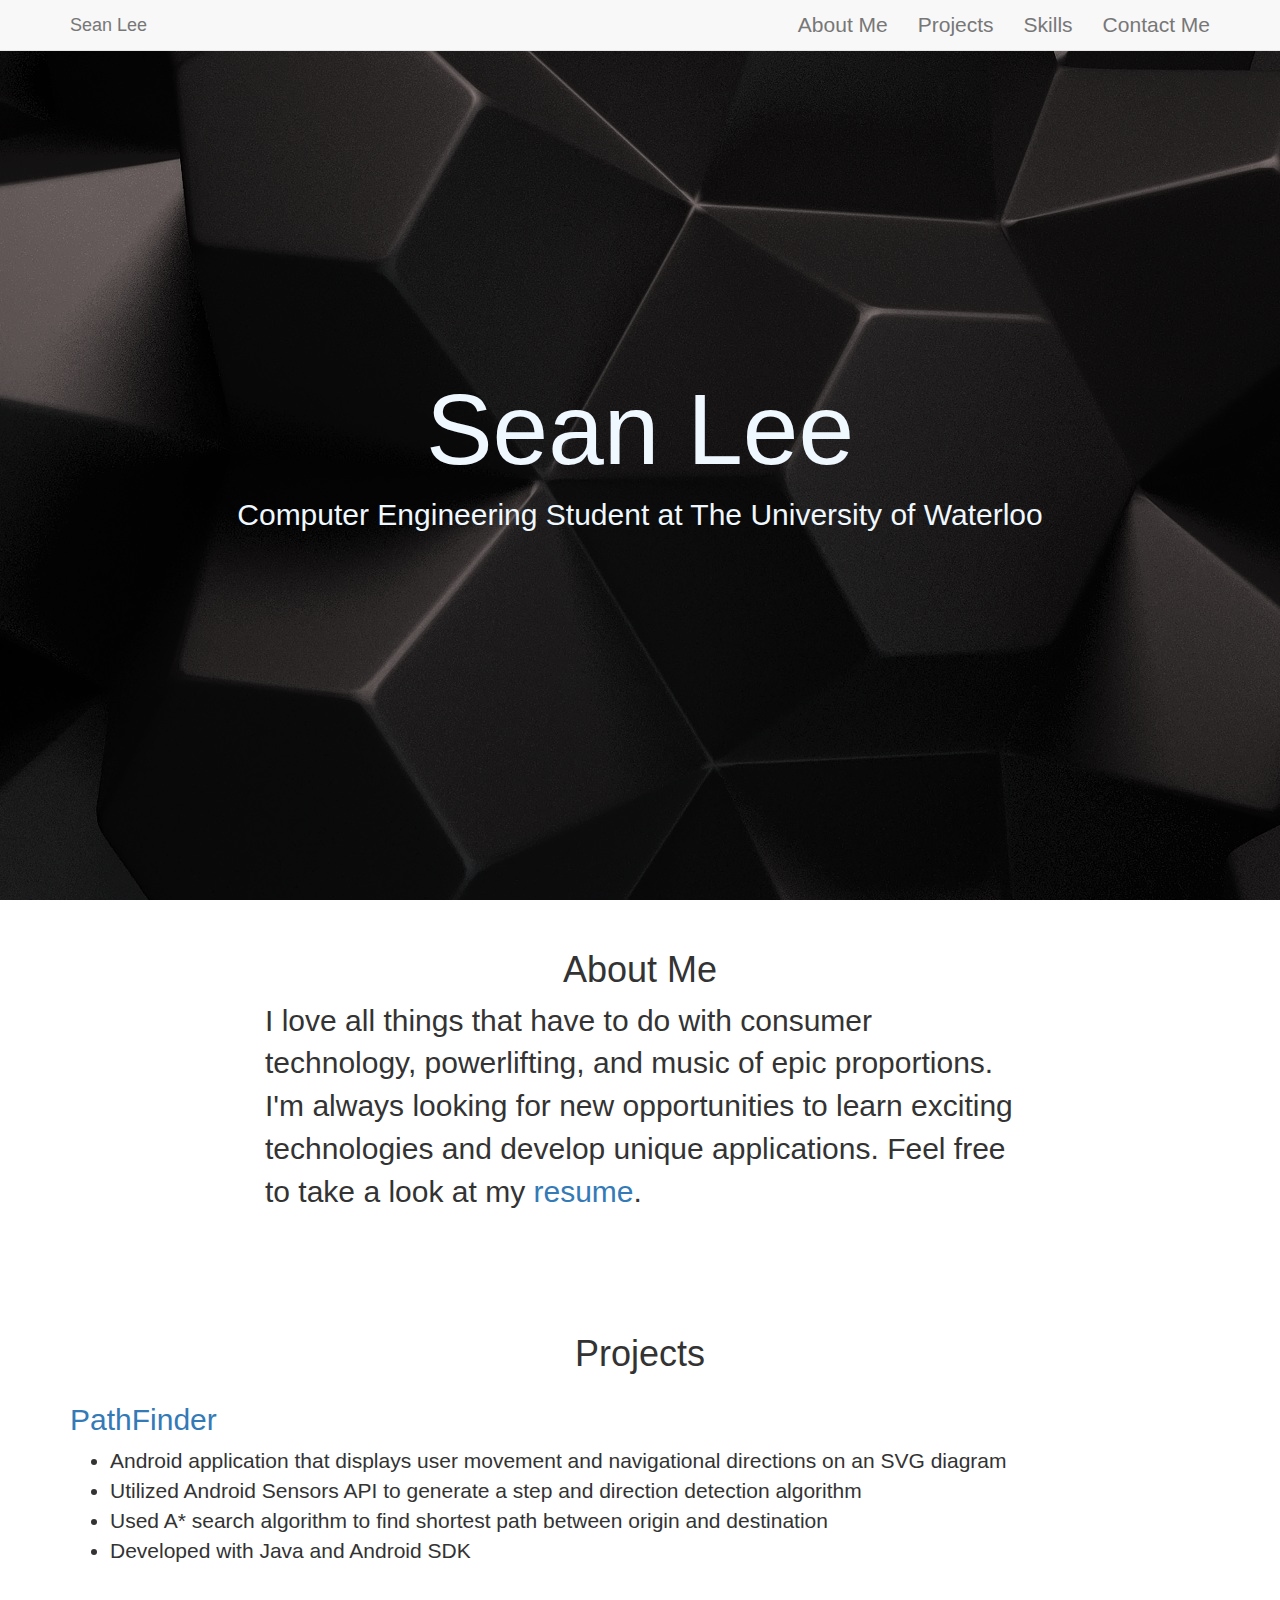
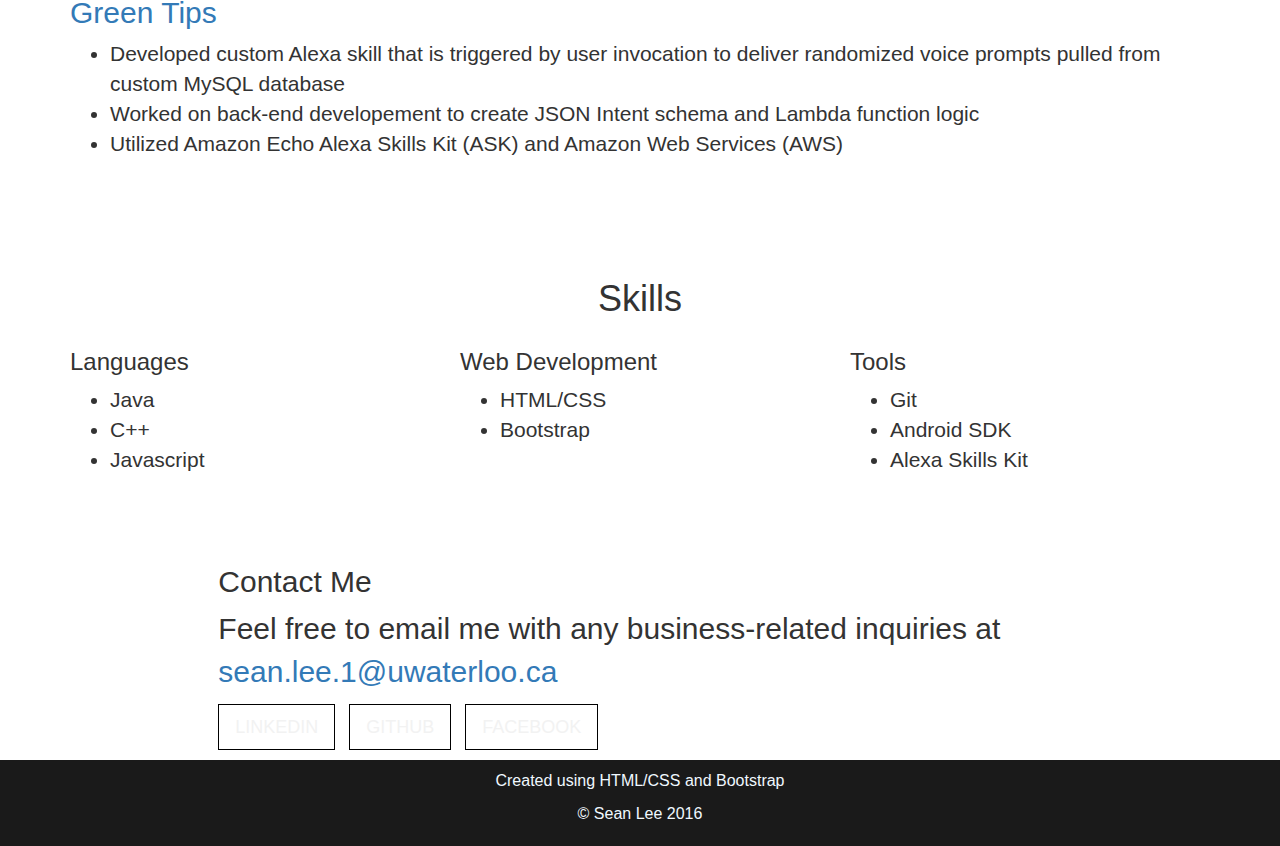
<file: original.html>
<!DOCTYPE html>
<html lang="en">

<head>
    <title>Sean Lee</title>
    <meta name="viewport" content="width=device-width, initial-scale=1">
    <link rel="stylesheet" href="https://maxcdn.bootstrapcdn.com/bootstrap/3.3.7/css/bootstrap.min.css" integrity="sha384-BVYiiSIFeK1dGmJRAkycuHAHRg32OmUcww7on3RYdg4Va+PmSTsz/K68vbdEjh4u" crossorigin="anonymous">
    <link rel="stylesheet" type="text/css" href="styles.css">
</head>
    
<body>
    <nav class="navbar navbar-default navbar-fixed-top">
        <div class="container">
            <div class="navbar-header">
                <a href=#top class="navbar-brand">Sean Lee</a>
                <button class="navbar-toggle collapsed" data-toggle="collapse" data-target="#dropdown">
                    <span class="icon-bar"></span>
                    <span class="icon-bar"></span>
                    <span class="icon-bar"></span>
                </button>
            </div>

            <div class="collapse navbar-collapse" id="dropdown">
                <ul class="nav navbar-nav navbar-right">
                    <li><a href="#about-me">About Me</a></li>
                    <li><a href="#projects">Projects</a></li>
                    <li><a href="#skills">Skills</a></li>
                    <li><a href="#contact">Contact Me</a></li>
                </ul>
            </div>
        </div>
    </nav>
     <a name="top"></a>
        <div class="titlepage">
            <span>
                <h1>Sean Lee</h1>
                <p>Computer Engineering Student at The University of Waterloo</p>
                <!-- add github, email, contact and resume--> 
            </span>
        </div>
        
        <a name="about-me"></a>
        <div id = "aboutme" class="page">
        <div class="container">
            <div class="row">
                <h1>About Me</h1>
                <div class="col-lg-8 col-lg-offset-2">
                <p>I love all things that have to do with consumer technology, powerlifting, and music of epic proportions. I'm always looking for new opportunities to learn exciting technologies and develop unique applications. Feel free to take a look at my <a href="file:///C:/Users/Sean/Documents/UWaterloo/2A/Co-op/Resume%20templates/Material%20Design/seanlee.html">resume</a>.
                </p>
                </div>
            </div>    
        </div> 
        </div>
        
        <a name="projects"></a>
        <div class="page">
        <div class="container">
            <div class="row">
                <h1>Projects</h1>
                <div class="col-sm-12">
                    <h2><a href="https://github.com/seanlee98/PathFinder">PathFinder</a></h2>
                    <ul>
                        <li>Android application that displays user movement and navigational directions on an SVG diagram</li>
                        <li>Utilized Android Sensors API to generate a step and direction detection algorithm</li>
                        <li>Used A* search algorithm to find shortest path between origin and destination</li>
                        <li>Developed with Java and Android SDK</li>
                    </ul>
                </div>
            </div>
            <div class="row">    
                <div class="col-sm-12">
                    <h2><a href="https://greentip.github.io/GreenTips.github.io">Green Tips</a></h2>
                    <ul>
                       <li>Developed custom Alexa skill that is triggered by user invocation to deliver randomized voice prompts pulled from custom MySQL database</li>
                       <li>Worked on back-end developement to create JSON Intent schema and Lambda function logic</li>
                       <li>Utilized Amazon Echo Alexa Skills Kit (ASK) and Amazon Web Services (AWS)</li>
                    </ul>
                </div>
            </div>    
        </div>
        </div>
            
        <a name="skills"></a>
        <div class="page">
        <div class="container">
            <div class="row">
                <h1>Skills</h1>
                <div class="col-md-4 col-sm-12">
                    <h3>Languages</h3>
                        <ul>
                            <li>Java</li>
                            <li>C++</li>
                            <li>Javascript</li>
                        </ul>
                </div>
                <div class="col-md-4 col-sm-12">
                    <h3>Web Development</h3>
                        <ul>
                            <li>HTML/CSS</li>
                            <li>Bootstrap</li>
                        </ul>
                </div>
                <div class="col-md-4 col-sm-12">
                    <h3>Tools</h3>
                        <ul>
                            <li>Git</li>
                            <li>Android SDK</li>
                            <li>Alexa Skills Kit</li>
                        </ul>
                </div>
            </div>    
        </div>
        </div>
        
        <a name="contact"></a>
            <div class="row">
            <div class="col-lg-8 col-lg-offset-2">
                <h2>Contact Me</h2>
                <p>Feel free to email me with any business-related inquiries at 
                    <a href="mailto:s386lee@uwaterloo.ca">sean.lee.1@uwaterloo.ca</a>
                </p>
                <ul class="list-inline banner-social-buttons">
                    <li>
                        <a href="https://ca.linkedin.com/in/s386lee
                                 " class="btn btn-default btn-lg"><i class="fa fa-linkedin fa-fw"></i> <span class="network-name">LinkedIn</span></a>
                    </li>
                    <li>
                        <a href="https://github.com/seanlee98" class="btn btn-default btn-lg"><i class="fa fa-github fa-fw"></i> <span class="network-name">Github</span></a>
                    </li>
                    <li>
                        <a href="https://www.facebook.com/profile.php?id=792392785" class="btn btn-default btn-lg"><i class="fa fa-facebook fa-fw"></i> <span class="network-name">Facebook</span></a>
                    </li>
                </ul>
            </div>
        </div>
      
    <div class="footer">
        <span>
            <p> Created using HTML/CSS and Bootstrap

            </p>
            <p>
                © Sean Lee 2016
            </p>
        </span>        
    </div>

    <script src="https://code.jquery.com/jquery-3.1.0.min.js" integrity="sha256-cCueBR6CsyA4/9szpPfrX3s49M9vUU5BgtiJj06wt/s=" crossorigin="anonymous"></script>
    <script src="https://maxcdn.bootstrapcdn.com/bootstrap/3.3.7/js/bootstrap.min.js" integrity="sha384-Tc5IQib027qvyjSMfHjOMaLkfuWVxZxUPnCJA7l2mCWNIpG9mGCD8wGNIcPD7Txa" crossorigin="anonymous"></script>
</body>
    
</html>
</file>
<file: assets/css/ie8.css>
/*
	Photon by HTML5 UP
	html5up.net | @ajlkn
	Free for personal and commercial use under the CCA 3.0 license (html5up.net/license)
*/

/* Basic */

	hr {
		border-bottom: solid 1px #ccc;
	}

	blockquote {
		border-left: solid 4px #ccc;
	}

	code {
		border: solid 1px #ccc;
	}

/* Section/Article */

	header.major:after {
		background: #ccc;
	}

/* Form */

	input[type="text"],
	input[type="password"],
	input[type="email"],
	select,
	textarea {
		-ms-behavior: url("assets/js/ie/PIE.htc");
		border: solid 1px #ccc;
		position: relative;
	}

/* List */

	ul.alt li {
		border-top: solid 1px #ccc;
	}

	ul.major-icons li .icon {
		-ms-behavior: url("assets/js/ie/PIE.htc");
		border: solid 1px #ccc;
		position: relative;
	}

/* Table */

	table thead {
		border-bottom: solid 1px #ccc;
	}

	table tfoot {
		border-top: solid 1px #ccc;
	}

	table.alt tbody tr td {
		border: solid 1px #ccc;
		border-left-width: 0;
		border-top-width: 0;
	}

/* Button */

	input[type="submit"],
	input[type="reset"],
	input[type="button"],
	button,
	.button {
		-ms-behavior: url("assets/js/ie/PIE.htc");
		border: solid 1px #ccc;
		position: relative;
	}

/* Image */

	.image {
		-ms-behavior: url("assets/js/ie/PIE.htc");
	}

		.image img {
			-ms-behavior: url("assets/js/ie/PIE.htc");
			position: relative;
		}

/* Main */

	.main.style2 {
		background-color: #333;
		color: #ffffff;
		-ms-behavior: url("assets/js/ie/backgroundsize.min.htc");
		background-image: url("../../images/header.jpg");
		background-size: cover;
		position: relative;
	}

		.main.style2 a {
			border-bottom-color: #ffffff;
		}

			.main.style2 a:hover {
				color: #ffffff;
			}

		.main.style2 h1, .main.style2 h2, .main.style2 h3, .main.style2 h4, .main.style2 h5, .main.style2 h6, .main.style2 strong, .main.style2 b {
			color: #ffffff;
		}

		.main.style2 header p {
			color: #ffffff;
		}

		.main.style2 header.major:after {
			background: #ffffff;
		}

		.main.style2 input[type="submit"],
		.main.style2 input[type="reset"],
		.main.style2 input[type="button"],
		.main.style2 button,
		.main.style2 .button {
			border: solid 1px #ffffff !important;
			color: #ffffff !important;
		}

			.main.style2 input[type="submit"]:hover,
			.main.style2 input[type="reset"]:hover,
			.main.style2 input[type="button"]:hover,
			.main.style2 button:hover,
			.main.style2 .button:hover {
				background-color: transparent;
			}

			.main.style2 input[type="submit"]:active,
			.main.style2 input[type="reset"]:active,
			.main.style2 input[type="button"]:active,
			.main.style2 button:active,
			.main.style2 .button:active {
				background-color: transparent;
			}

			.main.style2 input[type="submit"].special,
			.main.style2 input[type="reset"].special,
			.main.style2 input[type="button"].special,
			.main.style2 button.special,
			.main.style2 .button.special {
				background-color: #ffffff;
				border: solid 1px #ffffff !important;
				color: #333 !important;
			}

				.main.style2 input[type="submit"].special:hover,
				.main.style2 input[type="reset"].special:hover,
				.main.style2 input[type="button"].special:hover,
				.main.style2 button.special:hover,
				.main.style2 .button.special:hover {
					background-color: transparent !important;
					color: #ffffff !important;
				}

				.main.style2 input[type="submit"].special:active,
				.main.style2 input[type="reset"].special:active,
				.main.style2 input[type="button"].special:active,
				.main.style2 button.special:active,
				.main.style2 .button.special:active {
					background-color: transparent !important;
				}

		.main.style2 ul.major-icons li .icon {
			border-color: #ffffff;
		}

		.main.style2 .icon.major {
			color: #ffffff;
		}

		.main.style2:before {
			background-image: url("images/overlay1.png");
			content: '';
			height: 100%;
			left: 0;
			position: absolute;
			top: 0;
			width: 100%;
		}

		.main.style2 > * {
			position: relative;
			z-index: 1;
		}

/* Header */

	#header {
		background-color: #4686a0;
		color: #ffffff;
	}

		#header a {
			border-bottom-color: #ffffff;
		}

			#header a:hover {
				color: #ffffff;
			}

		#header h1, #header h2, #header h3, #header h4, #header h5, #header h6, #header strong, #header b {
			color: #ffffff;
		}

		#header header p {
			color: #ffffff;
		}

		#header header.major:after {
			background: #ffffff;
		}

		#header input[type="submit"],
		#header input[type="reset"],
		#header input[type="button"],
		#header button,
		#header .button {
			border: solid 1px #ffffff !important;
			color: #ffffff !important;
		}

			#header input[type="submit"]:hover,
			#header input[type="reset"]:hover,
			#header input[type="button"]:hover,
			#header button:hover,
			#header .button:hover {
				background-color: transparent;
			}

			#header input[type="submit"]:active,
			#header input[type="reset"]:active,
			#header input[type="button"]:active,
			#header button:active,
			#header .button:active {
				background-color: transparent;
			}

			#header input[type="submit"].special,
			#header input[type="reset"].special,
			#header input[type="button"].special,
			#header button.special,
			#header .button.special {
				background-color: #ffffff;
				border: solid 1px #ffffff !important;
				color: #4686a0 !important;
			}

				#header input[type="submit"].special:hover,
				#header input[type="reset"].special:hover,
				#header input[type="button"].special:hover,
				#header button.special:hover,
				#header .button.special:hover {
					background-color: transparent !important;
					color: #ffffff !important;
				}

				#header input[type="submit"].special:active,
				#header input[type="reset"].special:active,
				#header input[type="button"].special:active,
				#header button.special:active,
				#header .button.special:active {
					background-color: transparent !important;
				}

		#header ul.major-icons li .icon {
			border-color: #ffffff;
		}

		#header .icon.major {
			color: #ffffff;
		}

/* Footer */

	#footer {
		background-color: #4686a0;
		color: #ffffff;
	}

		#footer a {
			border-bottom-color: #ffffff;
		}

			#footer a:hover {
				color: #ffffff;
			}

		#footer h1, #footer h2, #footer h3, #footer h4, #footer h5, #footer h6, #footer strong, #footer b {
			color: #ffffff;
		}

		#footer header p {
			color: #ffffff;
		}

		#footer header.major:after {
			background: #ffffff;
		}

		#footer input[type="submit"],
		#footer input[type="reset"],
		#footer input[type="button"],
		#footer button,
		#footer .button {
			border: solid 1px #ffffff !important;
			color: #ffffff !important;
		}

			#footer input[type="submit"]:hover,
			#footer input[type="reset"]:hover,
			#footer input[type="button"]:hover,
			#footer button:hover,
			#footer .button:hover {
				background-color: transparent;
			}

			#footer input[type="submit"]:active,
			#footer input[type="reset"]:active,
			#footer input[type="button"]:active,
			#footer button:active,
			#footer .button:active {
				background-color: transparent;
			}

			#footer input[type="submit"].special,
			#footer input[type="reset"].special,
			#footer input[type="button"].special,
			#footer button.special,
			#footer .button.special {
				background-color: #ffffff;
				border: solid 1px #ffffff !important;
				color: #4686a0 !important;
			}

				#footer input[type="submit"].special:hover,
				#footer input[type="reset"].special:hover,
				#footer input[type="button"].special:hover,
				#footer button.special:hover,
				#footer .button.special:hover {
					background-color: transparent !important;
					color: #ffffff !important;
				}

				#footer input[type="submit"].special:active,
				#footer input[type="reset"].special:active,
				#footer input[type="button"].special:active,
				#footer button.special:active,
				#footer .button.special:active {
					background-color: transparent !important;
				}

		#footer ul.major-icons li .icon {
			border-color: #ffffff;
		}

		#footer .icon.major {
			color: #ffffff;
		}
</file>
<file: assets/css/ie9.css>
/*
	Photon by HTML5 UP
	html5up.net | @ajlkn
	Free for personal and commercial use under the CCA 3.0 license (html5up.net/license)
*/

/* Header */

	#header {
		background-image: none;
		filter: progid:DXImageTransform.Microsoft.Gradient(startColorStr="#4fa49a", endColorStr="#4361c2", GradientType=1);
		position: relative;
	}

		#header:before {
			background-image: url("images/overlay2.png"), url("images/overlay3.svg");
			background-position: top left,							center center;
			background-size: auto,								cover;
			content: '';
			height: 100%;
			left: 0;
			position: absolute;
			top: 0;
			width: 100%;
		}

		#header > * {
			position: relative;
			z-index: 1;
		}

/* Footer */

	#footer {
		background-image: none;
		filter: progid:DXImageTransform.Microsoft.Gradient(startColorStr="#4361c2", endColorStr="#4fa49a", GradientType=1);
		position: relative;
	}

		#footer:before {
			background-image: url("images/overlay2.png"), url("images/overlay4.svg");
			background-position: top left,							center center;
			background-size: auto,								cover;
			content: '';
			height: 100%;
			left: 0;
			position: absolute;
			top: 0;
			width: 100%;
		}

		#footer > * {
			position: relative;
			z-index: 1;
		}
</file>
<file: html5up-photon/assets/css/ie8.css>
/*
	Photon by HTML5 UP
	html5up.net | @ajlkn
	Free for personal and commercial use under the CCA 3.0 license (html5up.net/license)
*/

/* Basic */

	hr {
		border-bottom: solid 1px #ccc;
	}

	blockquote {
		border-left: solid 4px #ccc;
	}

	code {
		border: solid 1px #ccc;
	}

/* Section/Article */

	header.major:after {
		background: #ccc;
	}

/* Form */

	input[type="text"],
	input[type="password"],
	input[type="email"],
	select,
	textarea {
		-ms-behavior: url("assets/js/ie/PIE.htc");
		border: solid 1px #ccc;
		position: relative;
	}

/* List */

	ul.alt li {
		border-top: solid 1px #ccc;
	}

	ul.major-icons li .icon {
		-ms-behavior: url("assets/js/ie/PIE.htc");
		border: solid 1px #ccc;
		position: relative;
	}

/* Table */

	table thead {
		border-bottom: solid 1px #ccc;
	}

	table tfoot {
		border-top: solid 1px #ccc;
	}

	table.alt tbody tr td {
		border: solid 1px #ccc;
		border-left-width: 0;
		border-top-width: 0;
	}

/* Button */

	input[type="submit"],
	input[type="reset"],
	input[type="button"],
	button,
	.button {
		-ms-behavior: url("assets/js/ie/PIE.htc");
		border: solid 1px #ccc;
		position: relative;
	}

/* Image */

	.image {
		-ms-behavior: url("assets/js/ie/PIE.htc");
	}

		.image img {
			-ms-behavior: url("assets/js/ie/PIE.htc");
			position: relative;
		}

/* Main */

	.main.style2 {
		background-color: #333;
		color: #ffffff;
		-ms-behavior: url("assets/js/ie/backgroundsize.min.htc");
		background-image: url("../../images/header.jpg");
		background-size: cover;
		position: relative;
	}

		.main.style2 a {
			border-bottom-color: #ffffff;
		}

			.main.style2 a:hover {
				color: #ffffff;
			}

		.main.style2 h1, .main.style2 h2, .main.style2 h3, .main.style2 h4, .main.style2 h5, .main.style2 h6, .main.style2 strong, .main.style2 b {
			color: #ffffff;
		}

		.main.style2 header p {
			color: #ffffff;
		}

		.main.style2 header.major:after {
			background: #ffffff;
		}

		.main.style2 input[type="submit"],
		.main.style2 input[type="reset"],
		.main.style2 input[type="button"],
		.main.style2 button,
		.main.style2 .button {
			border: solid 1px #ffffff !important;
			color: #ffffff !important;
		}

			.main.style2 input[type="submit"]:hover,
			.main.style2 input[type="reset"]:hover,
			.main.style2 input[type="button"]:hover,
			.main.style2 button:hover,
			.main.style2 .button:hover {
				background-color: transparent;
			}

			.main.style2 input[type="submit"]:active,
			.main.style2 input[type="reset"]:active,
			.main.style2 input[type="button"]:active,
			.main.style2 button:active,
			.main.style2 .button:active {
				background-color: transparent;
			}

			.main.style2 input[type="submit"].special,
			.main.style2 input[type="reset"].special,
			.main.style2 input[type="button"].special,
			.main.style2 button.special,
			.main.style2 .button.special {
				background-color: #ffffff;
				border: solid 1px #ffffff !important;
				color: #333 !important;
			}

				.main.style2 input[type="submit"].special:hover,
				.main.style2 input[type="reset"].special:hover,
				.main.style2 input[type="button"].special:hover,
				.main.style2 button.special:hover,
				.main.style2 .button.special:hover {
					background-color: transparent !important;
					color: #ffffff !important;
				}

				.main.style2 input[type="submit"].special:active,
				.main.style2 input[type="reset"].special:active,
				.main.style2 input[type="button"].special:active,
				.main.style2 button.special:active,
				.main.style2 .button.special:active {
					background-color: transparent !important;
				}

		.main.style2 ul.major-icons li .icon {
			border-color: #ffffff;
		}

		.main.style2 .icon.major {
			color: #ffffff;
		}

		.main.style2:before {
			background-image: url("images/overlay1.png");
			content: '';
			height: 100%;
			left: 0;
			position: absolute;
			top: 0;
			width: 100%;
		}

		.main.style2 > * {
			position: relative;
			z-index: 1;
		}

/* Header */

	#header {
		background-color: #4686a0;
		color: #ffffff;
	}

		#header a {
			border-bottom-color: #ffffff;
		}

			#header a:hover {
				color: #ffffff;
			}

		#header h1, #header h2, #header h3, #header h4, #header h5, #header h6, #header strong, #header b {
			color: #ffffff;
		}

		#header header p {
			color: #ffffff;
		}

		#header header.major:after {
			background: #ffffff;
		}

		#header input[type="submit"],
		#header input[type="reset"],
		#header input[type="button"],
		#header button,
		#header .button {
			border: solid 1px #ffffff !important;
			color: #ffffff !important;
		}

			#header input[type="submit"]:hover,
			#header input[type="reset"]:hover,
			#header input[type="button"]:hover,
			#header button:hover,
			#header .button:hover {
				background-color: transparent;
			}

			#header input[type="submit"]:active,
			#header input[type="reset"]:active,
			#header input[type="button"]:active,
			#header button:active,
			#header .button:active {
				background-color: transparent;
			}

			#header input[type="submit"].special,
			#header input[type="reset"].special,
			#header input[type="button"].special,
			#header button.special,
			#header .button.special {
				background-color: #ffffff;
				border: solid 1px #ffffff !important;
				color: #4686a0 !important;
			}

				#header input[type="submit"].special:hover,
				#header input[type="reset"].special:hover,
				#header input[type="button"].special:hover,
				#header button.special:hover,
				#header .button.special:hover {
					background-color: transparent !important;
					color: #ffffff !important;
				}

				#header input[type="submit"].special:active,
				#header input[type="reset"].special:active,
				#header input[type="button"].special:active,
				#header button.special:active,
				#header .button.special:active {
					background-color: transparent !important;
				}

		#header ul.major-icons li .icon {
			border-color: #ffffff;
		}

		#header .icon.major {
			color: #ffffff;
		}

/* Footer */

	#footer {
		background-color: #4686a0;
		color: #ffffff;
	}

		#footer a {
			border-bottom-color: #ffffff;
		}

			#footer a:hover {
				color: #ffffff;
			}

		#footer h1, #footer h2, #footer h3, #footer h4, #footer h5, #footer h6, #footer strong, #footer b {
			color: #ffffff;
		}

		#footer header p {
			color: #ffffff;
		}

		#footer header.major:after {
			background: #ffffff;
		}

		#footer input[type="submit"],
		#footer input[type="reset"],
		#footer input[type="button"],
		#footer button,
		#footer .button {
			border: solid 1px #ffffff !important;
			color: #ffffff !important;
		}

			#footer input[type="submit"]:hover,
			#footer input[type="reset"]:hover,
			#footer input[type="button"]:hover,
			#footer button:hover,
			#footer .button:hover {
				background-color: transparent;
			}

			#footer input[type="submit"]:active,
			#footer input[type="reset"]:active,
			#footer input[type="button"]:active,
			#footer button:active,
			#footer .button:active {
				background-color: transparent;
			}

			#footer input[type="submit"].special,
			#footer input[type="reset"].special,
			#footer input[type="button"].special,
			#footer button.special,
			#footer .button.special {
				background-color: #ffffff;
				border: solid 1px #ffffff !important;
				color: #4686a0 !important;
			}

				#footer input[type="submit"].special:hover,
				#footer input[type="reset"].special:hover,
				#footer input[type="button"].special:hover,
				#footer button.special:hover,
				#footer .button.special:hover {
					background-color: transparent !important;
					color: #ffffff !important;
				}

				#footer input[type="submit"].special:active,
				#footer input[type="reset"].special:active,
				#footer input[type="button"].special:active,
				#footer button.special:active,
				#footer .button.special:active {
					background-color: transparent !important;
				}

		#footer ul.major-icons li .icon {
			border-color: #ffffff;
		}

		#footer .icon.major {
			color: #ffffff;
		}
</file>
<file: html5up-photon/assets/css/ie9.css>
/*
	Photon by HTML5 UP
	html5up.net | @ajlkn
	Free for personal and commercial use under the CCA 3.0 license (html5up.net/license)
*/

/* Header */

	#header {
		background-image: none;
		filter: progid:DXImageTransform.Microsoft.Gradient(startColorStr="#4fa49a", endColorStr="#4361c2", GradientType=1);
		position: relative;
	}

		#header:before {
			background-image: url("images/overlay2.png"), url("images/overlay3.svg");
			background-position: top left,							center center;
			background-size: auto,								cover;
			content: '';
			height: 100%;
			left: 0;
			position: absolute;
			top: 0;
			width: 100%;
		}

		#header > * {
			position: relative;
			z-index: 1;
		}

/* Footer */

	#footer {
		background-image: none;
		filter: progid:DXImageTransform.Microsoft.Gradient(startColorStr="#4361c2", endColorStr="#4fa49a", GradientType=1);
		position: relative;
	}

		#footer:before {
			background-image: url("images/overlay2.png"), url("images/overlay4.svg");
			background-position: top left,							center center;
			background-size: auto,								cover;
			content: '';
			height: 100%;
			left: 0;
			position: absolute;
			top: 0;
			width: 100%;
		}

		#footer > * {
			position: relative;
			z-index: 1;
		}
</file>
<file: styles.css>
head{
    font-family: 'Raleway', sans-serif;
}

body{
    font-family: 'Raleway', sans-serif;
    font-weight: 400;
}

navbar-header{
    font-family: 'Raleway', sans-serif;
}
p{
    font-size: 30px;
}

li{
    font-size: 150%;
}

.titlepage span{
    display: table-cell;
    text-align: center;
    vertical-align: middle;
}

.titlepage{
    display: table;
    text-align: center;
    vertical-align: middle;
    width: 100%;
    height: 100vh;
    background-image: url(black-wallpaper-9.jpg);
    color: aliceblue;
}

.titlepage h1{
    font-size: 100px;
    color: aliceblue;
}

.div p{
    text-align: justify;
    text-justify: inter-word;
}

.page{
    padding-top: 30px;
    padding-bottom: 60px;
    
}

.page h1{
    text-align: center;
}

.info-card {
    float: left;
    margin: 10px;
    -webkit-perspective: 600px;
}

.front, .back {
	background: #FFF;
	border-radius: 10px;
	transition: -webkit-transform 1s;
	-webkit-transform-style: preserve-3d;
	-webkit-backface-visibility: hidden;
	border: 1px solid black;
}

.front {
	overflow: hidden;
	width: 250px;
	height: 330px;
	position: absolute;
	z-index: 1;
}

.back {
	text-align: center;
	padding: 20px;
	padding-top: 0px;
	width: 250px;
	height: 330px;
	-webkit-transform: rotateY(-180deg);
/*	overflow: scroll;*/
}

.info-card:hover .back {
	-webkit-transform: rotateY(0);
}

.info-card:hover .front {
	-webkit-transform: rotateY(180deg);
}

.card-image {
    width: 100%;
    height: 100%;
}

.card-image-android {
    margin-top: centered;
    margin-left: centered;
    width: 90%;
    height: 80%;
}

.card-image-echo {
    margin-top: centered;
    margin-left: centered;
    width: 80%;
    height: 70%;
}

.card-image-globe {
    margin-top: centered;
    margin-left: centered;
    width: 90%;
    height: 70%;
}

.card-image-mic {
    margin-top: centered;
    margin-left: centered;
    width: 90%;
    height: 70%;
}


.tms-div-parent{
	
}

.tms-div{
	
}

.tms-logo{
	/* Don't think this ever applies anymore */
	margin-left: 15px;
	margin-top: 30px;
	border: none;
	height: 180px;
	width: auto;
	max-width: 300px;
	max-height: 300px;
}

.tms-text{
	margin-top: 20px;
}

.uw-div-parent{
	
}

.uw-div{


}
.uw-logo{
	margin-left: 130px;
	margin-top: 90px;
	border: none;
	height: auto;
	width: auto;
	max-width: 300px;
	max-height: 300px;
}

.uw-text{
	margin-left: 20px;
	margin-top: 20px;
}

.uw-date{
	margin-left: 0px;
	margin-top: 20px;
}

.education .container {
    padding-top: 85px;
    padding-bottom: 90px;
}
.container {
  padding-right: 15px;
  padding-left: 15px;
  margin-right: auto;
  margin-left: auto;
}

.container:before,
.container:after {
  display: table;
  content: " ";
}

.container:after {
  clear: both;
}

.container:before,
.container:after {
  display: table;
  content: " ";
}

.container:after {
  clear: both;
}

div {
    display: block;
}

.btn {
  text-transform: uppercase;
font-family: 'Raleway', sans-serif;
  font-weight: 400;
  -webkit-transition: all 0.3s ease-in-out;
  -moz-transition: all 0.3s ease-in-out;
  transition: all 0.3s ease-in-out;
  border-radius: 0;
}
.btn-default {
  border: 1px solid #000000;
  color: #f2f2f2;
  background-color: transparent;
}
.btn-default:hover,
.btn-default:focus {
  border: 1px solid #f2f2f2;
  outline: none;
  color: black;
  background-color: ##f2f2f2;
}
ul.banner-social-buttons {
  margin-top: 0;
}
@media (max-width: 1199px) {
  ul.banner-social-buttons {
    margin-top: 15px;
  }
}
@media (max-width: 767px) {
  ul.banner-social-buttons li {
    display: block;
    margin-bottom: 20px;
    padding: 0;
  }
  ul.banner-social-buttons li:last-child {
    margin-bottom: 0;
  }
}
.footer span{
    display: table-cell;
    text-align: center;
    vertical-align: middle;
}

.footer{
    display: table;
    text-align: center;
    width: 100%;
    background-color: #1a1a1a;
    padding-top: 10px;
    padding-bottom: 10px;
}

.footer p{
    font-size: 16px;
    color: aliceblue;
}
</file>
<file: assets/css/main.css>
@import url("font-awesome.min.css");
@import url("https://fonts.googleapis.com/css?family=Source+Sans+Pro:300,300italic,400,400italic");

/*
	Photon by HTML5 UP
	html5up.net | @ajlkn
	Free for personal and commercial use under the CCA 3.0 license (html5up.net/license)
*/

/* Reset */

	html, body, div, span, applet, object, iframe, h1, h2, h3, h4, h5, h6, p, blockquote, pre, a, abbr, acronym, address, big, cite, code, del, dfn, em, img, ins, kbd, q, s, samp, small, strike, strong, sub, sup, tt, var, b, u, i, center, dl, dt, dd, ol, ul, li, fieldset, form, label, legend, table, caption, tbody, tfoot, thead, tr, th, td, article, aside, canvas, details, embed, figure, figcaption, footer, header, hgroup, menu, nav, output, ruby, section, summary, time, mark, audio, video {
		margin: 0;
		padding: 0;
		border: 0;
		font-size: 100%;
		font: inherit;
		vertical-align: baseline;
	}

	article, aside, details, figcaption, figure, footer, header, hgroup, menu, nav, section {
		display: block;
	}

	body {
		line-height: 1;
	}

	ol, ul {
		list-style: none;
	}

	blockquote, q {
		quotes: none;
	}

	blockquote:before, blockquote:after, q:before, q:after {
		content: '';
		content: none;
	}

	table {
		border-collapse: collapse;
		border-spacing: 0;
	}

	body {
		-webkit-text-size-adjust: none;
	}

/* Box Model */

	*, *:before, *:after {
		-moz-box-sizing: border-box;
		-webkit-box-sizing: border-box;
		box-sizing: border-box;
	}

/* Containers */

	.container {
		margin-left: auto;
		margin-right: auto;
	}

	.container.\31 25\25 {
		width: 100%;
		max-width: 75em;
		min-width: 60em;
	}

	.container.\37 5\25 {
		width: 45em;
	}

	.container.\35 0\25 {
		width: 30em;
	}

	.container.\32 5\25 {
		width: 15em;
	}

	.container {
		width: 60em;
	}

	@media screen and (max-width: 1680px) {

		.container.\31 25\25 {
			width: 100%;
			max-width: 75em;
			min-width: 60em;
		}

		.container.\37 5\25 {
			width: 45em;
		}

		.container.\35 0\25 {
			width: 30em;
		}

		.container.\32 5\25 {
			width: 15em;
		}

		.container {
			width: 60em;
		}

	}

	@media screen and (max-width: 1140px) {

		.container.\31 25\25 {
			width: 100%;
			max-width: 112.5%;
			min-width: 90%;
		}

		.container.\37 5\25 {
			width: 67.5%;
		}

		.container.\35 0\25 {
			width: 45%;
		}

		.container.\32 5\25 {
			width: 22.5%;
		}

		.container {
			width: 90%;
		}

	}

	@media screen and (max-width: 980px) {

		.container.\31 25\25 {
			width: 100%;
			max-width: 125%;
			min-width: 100%;
		}

		.container.\37 5\25 {
			width: 75%;
		}

		.container.\35 0\25 {
			width: 50%;
		}

		.container.\32 5\25 {
			width: 25%;
		}

		.container {
			width: 100% !important;
		}

	}

	@media screen and (max-width: 736px) {

		.container.\31 25\25 {
			width: 100%;
			max-width: 125%;
			min-width: 100%;
		}

		.container.\37 5\25 {
			width: 75%;
		}

		.container.\35 0\25 {
			width: 50%;
		}

		.container.\32 5\25 {
			width: 25%;
		}

		.container {
			width: 100% !important;
		}

	}

	@media screen and (max-width: 480px) {

		.container.\31 25\25 {
			width: 100%;
			max-width: 125%;
			min-width: 100%;
		}

		.container.\37 5\25 {
			width: 75%;
		}

		.container.\35 0\25 {
			width: 50%;
		}

		.container.\32 5\25 {
			width: 25%;
		}

		.container {
			width: 100% !important;
		}

	}

	@media screen and (max-width: 320px) {

		.container.\31 25\25 {
			width: 100%;
			max-width: 125%;
			min-width: 100%;
		}

		.container.\37 5\25 {
			width: 75%;
		}

		.container.\35 0\25 {
			width: 50%;
		}

		.container.\32 5\25 {
			width: 25%;
		}

		.container {
			width: 100% !important;
		}

	}

/* Grid */

	.row {
		border-bottom: solid 1px transparent;
		-moz-box-sizing: border-box;
		-webkit-box-sizing: border-box;
		box-sizing: border-box;
	}

	.row > * {
		float: left;
		-moz-box-sizing: border-box;
		-webkit-box-sizing: border-box;
		box-sizing: border-box;
	}

	.row:after, .row:before {
		content: '';
		display: block;
		clear: both;
		height: 0;
	}

	.row.uniform > * > :first-child {
		margin-top: 0;
	}

	.row.uniform > * > :last-child {
		margin-bottom: 0;
	}

	.row.\30 \25 > * {
		padding: 0 0 0 0em;
	}

	.row.\30 \25 {
		margin: 0 0 -1px 0em;
	}

	.row.uniform.\30 \25 > * {
		padding: 0em 0 0 0em;
	}

	.row.uniform.\30 \25 {
		margin: 0em 0 -1px 0em;
	}

	.row > * {
		padding: 0 0 0 2em;
	}

	.row {
		margin: 0 0 -1px -2em;
	}

	.row.uniform > * {
		padding: 2em 0 0 2em;
	}

	.row.uniform {
		margin: -2em 0 -1px -2em;
	}

	.row.\32 00\25 > * {
		padding: 0 0 0 4em;
	}

	.row.\32 00\25 {
		margin: 0 0 -1px -4em;
	}

	.row.uniform.\32 00\25 > * {
		padding: 4em 0 0 4em;
	}

	.row.uniform.\32 00\25 {
		margin: -4em 0 -1px -4em;
	}

	.row.\31 50\25 > * {
		padding: 0 0 0 3em;
	}

	.row.\31 50\25 {
		margin: 0 0 -1px -3em;
	}

	.row.uniform.\31 50\25 > * {
		padding: 3em 0 0 3em;
	}

	.row.uniform.\31 50\25 {
		margin: -3em 0 -1px -3em;
	}

	.row.\35 0\25 > * {
		padding: 0 0 0 1em;
	}

	.row.\35 0\25 {
		margin: 0 0 -1px -1em;
	}

	.row.uniform.\35 0\25 > * {
		padding: 1em 0 0 1em;
	}

	.row.uniform.\35 0\25 {
		margin: -1em 0 -1px -1em;
	}

	.row.\32 5\25 > * {
		padding: 0 0 0 0.5em;
	}

	.row.\32 5\25 {
		margin: 0 0 -1px -0.5em;
	}

	.row.uniform.\32 5\25 > * {
		padding: 0.5em 0 0 0.5em;
	}

	.row.uniform.\32 5\25 {
		margin: -0.5em 0 -1px -0.5em;
	}

	.\31 2u, .\31 2u\24 {
		width: 100%;
		clear: none;
		margin-left: 0;
	}

	.\31 1u, .\31 1u\24 {
		width: 91.6666666667%;
		clear: none;
		margin-left: 0;
	}

	.\31 0u, .\31 0u\24 {
		width: 83.3333333333%;
		clear: none;
		margin-left: 0;
	}

	.\39 u, .\39 u\24 {
		width: 75%;
		clear: none;
		margin-left: 0;
	}

	.\38 u, .\38 u\24 {
		width: 66.6666666667%;
		clear: none;
		margin-left: 0;
	}

	.\37 u, .\37 u\24 {
		width: 58.3333333333%;
		clear: none;
		margin-left: 0;
	}

	.\36 u, .\36 u\24 {
		width: 50%;
		clear: none;
		margin-left: 0;
	}

	.\35 u, .\35 u\24 {
		width: 41.6666666667%;
		clear: none;
		margin-left: 0;
	}

	.\34 u, .\34 u\24 {
		width: 33.3333333333%;
		clear: none;
		margin-left: 0;
	}

	.\33 u, .\33 u\24 {
		width: 25%;
		clear: none;
		margin-left: 0;
	}

	.\32 u, .\32 u\24 {
		width: 16.6666666667%;
		clear: none;
		margin-left: 0;
	}

	.\31 u, .\31 u\24 {
		width: 8.3333333333%;
		clear: none;
		margin-left: 0;
	}

	.\31 2u\24 + *,
	.\31 1u\24 + *,
	.\31 0u\24 + *,
	.\39 u\24 + *,
	.\38 u\24 + *,
	.\37 u\24 + *,
	.\36 u\24 + *,
	.\35 u\24 + *,
	.\34 u\24 + *,
	.\33 u\24 + *,
	.\32 u\24 + *,
	.\31 u\24 + * {
		clear: left;
	}

	.\-11u {
		margin-left: 91.66667%;
	}

	.\-10u {
		margin-left: 83.33333%;
	}

	.\-9u {
		margin-left: 75%;
	}

	.\-8u {
		margin-left: 66.66667%;
	}

	.\-7u {
		margin-left: 58.33333%;
	}

	.\-6u {
		margin-left: 50%;
	}

	.\-5u {
		margin-left: 41.66667%;
	}

	.\-4u {
		margin-left: 33.33333%;
	}

	.\-3u {
		margin-left: 25%;
	}

	.\-2u {
		margin-left: 16.66667%;
	}

	.\-1u {
		margin-left: 8.33333%;
	}

	@media screen and (max-width: 1680px) {

		.row > * {
			padding: 0 0 0 2em;
		}

		.row {
			margin: 0 0 -1px -2em;
		}

		.row.uniform > * {
			padding: 2em 0 0 2em;
		}

		.row.uniform {
			margin: -2em 0 -1px -2em;
		}

		.row.\32 00\25 > * {
			padding: 0 0 0 4em;
		}

		.row.\32 00\25 {
			margin: 0 0 -1px -4em;
		}

		.row.uniform.\32 00\25 > * {
			padding: 4em 0 0 4em;
		}

		.row.uniform.\32 00\25 {
			margin: -4em 0 -1px -4em;
		}

		.row.\31 50\25 > * {
			padding: 0 0 0 3em;
		}

		.row.\31 50\25 {
			margin: 0 0 -1px -3em;
		}

		.row.uniform.\31 50\25 > * {
			padding: 3em 0 0 3em;
		}

		.row.uniform.\31 50\25 {
			margin: -3em 0 -1px -3em;
		}

		.row.\35 0\25 > * {
			padding: 0 0 0 1em;
		}

		.row.\35 0\25 {
			margin: 0 0 -1px -1em;
		}

		.row.uniform.\35 0\25 > * {
			padding: 1em 0 0 1em;
		}

		.row.uniform.\35 0\25 {
			margin: -1em 0 -1px -1em;
		}

		.row.\32 5\25 > * {
			padding: 0 0 0 0.5em;
		}

		.row.\32 5\25 {
			margin: 0 0 -1px -0.5em;
		}

		.row.uniform.\32 5\25 > * {
			padding: 0.5em 0 0 0.5em;
		}

		.row.uniform.\32 5\25 {
			margin: -0.5em 0 -1px -0.5em;
		}

		.\31 2u\28xlarge\29, .\31 2u\24\28xlarge\29 {
			width: 100%;
			clear: none;
			margin-left: 0;
		}

		.\31 1u\28xlarge\29, .\31 1u\24\28xlarge\29 {
			width: 91.6666666667%;
			clear: none;
			margin-left: 0;
		}

		.\31 0u\28xlarge\29, .\31 0u\24\28xlarge\29 {
			width: 83.3333333333%;
			clear: none;
			margin-left: 0;
		}

		.\39 u\28xlarge\29, .\39 u\24\28xlarge\29 {
			width: 75%;
			clear: none;
			margin-left: 0;
		}

		.\38 u\28xlarge\29, .\38 u\24\28xlarge\29 {
			width: 66.6666666667%;
			clear: none;
			margin-left: 0;
		}

		.\37 u\28xlarge\29, .\37 u\24\28xlarge\29 {
			width: 58.3333333333%;
			clear: none;
			margin-left: 0;
		}

		.\36 u\28xlarge\29, .\36 u\24\28xlarge\29 {
			width: 50%;
			clear: none;
			margin-left: 0;
		}

		.\35 u\28xlarge\29, .\35 u\24\28xlarge\29 {
			width: 41.6666666667%;
			clear: none;
			margin-left: 0;
		}

		.\34 u\28xlarge\29, .\34 u\24\28xlarge\29 {
			width: 33.3333333333%;
			clear: none;
			margin-left: 0;
		}

		.\33 u\28xlarge\29, .\33 u\24\28xlarge\29 {
			width: 25%;
			clear: none;
			margin-left: 0;
		}

		.\32 u\28xlarge\29, .\32 u\24\28xlarge\29 {
			width: 16.6666666667%;
			clear: none;
			margin-left: 0;
		}

		.\31 u\28xlarge\29, .\31 u\24\28xlarge\29 {
			width: 8.3333333333%;
			clear: none;
			margin-left: 0;
		}

		.\31 2u\24\28xlarge\29 + *,
		.\31 1u\24\28xlarge\29 + *,
		.\31 0u\24\28xlarge\29 + *,
		.\39 u\24\28xlarge\29 + *,
		.\38 u\24\28xlarge\29 + *,
		.\37 u\24\28xlarge\29 + *,
		.\36 u\24\28xlarge\29 + *,
		.\35 u\24\28xlarge\29 + *,
		.\34 u\24\28xlarge\29 + *,
		.\33 u\24\28xlarge\29 + *,
		.\32 u\24\28xlarge\29 + *,
		.\31 u\24\28xlarge\29 + * {
			clear: left;
		}

		.\-11u\28xlarge\29 {
			margin-left: 91.66667%;
		}

		.\-10u\28xlarge\29 {
			margin-left: 83.33333%;
		}

		.\-9u\28xlarge\29 {
			margin-left: 75%;
		}

		.\-8u\28xlarge\29 {
			margin-left: 66.66667%;
		}

		.\-7u\28xlarge\29 {
			margin-left: 58.33333%;
		}

		.\-6u\28xlarge\29 {
			margin-left: 50%;
		}

		.\-5u\28xlarge\29 {
			margin-left: 41.66667%;
		}

		.\-4u\28xlarge\29 {
			margin-left: 33.33333%;
		}

		.\-3u\28xlarge\29 {
			margin-left: 25%;
		}

		.\-2u\28xlarge\29 {
			margin-left: 16.66667%;
		}

		.\-1u\28xlarge\29 {
			margin-left: 8.33333%;
		}

	}

	@media screen and (max-width: 1140px) {

		.row > * {
			padding: 0 0 0 1.5em;
		}

		.row {
			margin: 0 0 -1px -1.5em;
		}

		.row.uniform > * {
			padding: 1.5em 0 0 1.5em;
		}

		.row.uniform {
			margin: -1.5em 0 -1px -1.5em;
		}

		.row.\32 00\25 > * {
			padding: 0 0 0 3em;
		}

		.row.\32 00\25 {
			margin: 0 0 -1px -3em;
		}

		.row.uniform.\32 00\25 > * {
			padding: 3em 0 0 3em;
		}

		.row.uniform.\32 00\25 {
			margin: -3em 0 -1px -3em;
		}

		.row.\31 50\25 > * {
			padding: 0 0 0 2.25em;
		}

		.row.\31 50\25 {
			margin: 0 0 -1px -2.25em;
		}

		.row.uniform.\31 50\25 > * {
			padding: 2.25em 0 0 2.25em;
		}

		.row.uniform.\31 50\25 {
			margin: -2.25em 0 -1px -2.25em;
		}

		.row.\35 0\25 > * {
			padding: 0 0 0 0.75em;
		}

		.row.\35 0\25 {
			margin: 0 0 -1px -0.75em;
		}

		.row.uniform.\35 0\25 > * {
			padding: 0.75em 0 0 0.75em;
		}

		.row.uniform.\35 0\25 {
			margin: -0.75em 0 -1px -0.75em;
		}

		.row.\32 5\25 > * {
			padding: 0 0 0 0.375em;
		}

		.row.\32 5\25 {
			margin: 0 0 -1px -0.375em;
		}

		.row.uniform.\32 5\25 > * {
			padding: 0.375em 0 0 0.375em;
		}

		.row.uniform.\32 5\25 {
			margin: -0.375em 0 -1px -0.375em;
		}

		.\31 2u\28large\29, .\31 2u\24\28large\29 {
			width: 100%;
			clear: none;
			margin-left: 0;
		}

		.\31 1u\28large\29, .\31 1u\24\28large\29 {
			width: 91.6666666667%;
			clear: none;
			margin-left: 0;
		}

		.\31 0u\28large\29, .\31 0u\24\28large\29 {
			width: 83.3333333333%;
			clear: none;
			margin-left: 0;
		}

		.\39 u\28large\29, .\39 u\24\28large\29 {
			width: 75%;
			clear: none;
			margin-left: 0;
		}

		.\38 u\28large\29, .\38 u\24\28large\29 {
			width: 66.6666666667%;
			clear: none;
			margin-left: 0;
		}

		.\37 u\28large\29, .\37 u\24\28large\29 {
			width: 58.3333333333%;
			clear: none;
			margin-left: 0;
		}

		.\36 u\28large\29, .\36 u\24\28large\29 {
			width: 50%;
			clear: none;
			margin-left: 0;
		}

		.\35 u\28large\29, .\35 u\24\28large\29 {
			width: 41.6666666667%;
			clear: none;
			margin-left: 0;
		}

		.\34 u\28large\29, .\34 u\24\28large\29 {
			width: 33.3333333333%;
			clear: none;
			margin-left: 0;
		}

		.\33 u\28large\29, .\33 u\24\28large\29 {
			width: 25%;
			clear: none;
			margin-left: 0;
		}

		.\32 u\28large\29, .\32 u\24\28large\29 {
			width: 16.6666666667%;
			clear: none;
			margin-left: 0;
		}

		.\31 u\28large\29, .\31 u\24\28large\29 {
			width: 8.3333333333%;
			clear: none;
			margin-left: 0;
		}

		.\31 2u\24\28large\29 + *,
		.\31 1u\24\28large\29 + *,
		.\31 0u\24\28large\29 + *,
		.\39 u\24\28large\29 + *,
		.\38 u\24\28large\29 + *,
		.\37 u\24\28large\29 + *,
		.\36 u\24\28large\29 + *,
		.\35 u\24\28large\29 + *,
		.\34 u\24\28large\29 + *,
		.\33 u\24\28large\29 + *,
		.\32 u\24\28large\29 + *,
		.\31 u\24\28large\29 + * {
			clear: left;
		}

		.\-11u\28large\29 {
			margin-left: 91.66667%;
		}

		.\-10u\28large\29 {
			margin-left: 83.33333%;
		}

		.\-9u\28large\29 {
			margin-left: 75%;
		}

		.\-8u\28large\29 {
			margin-left: 66.66667%;
		}

		.\-7u\28large\29 {
			margin-left: 58.33333%;
		}

		.\-6u\28large\29 {
			margin-left: 50%;
		}

		.\-5u\28large\29 {
			margin-left: 41.66667%;
		}

		.\-4u\28large\29 {
			margin-left: 33.33333%;
		}

		.\-3u\28large\29 {
			margin-left: 25%;
		}

		.\-2u\28large\29 {
			margin-left: 16.66667%;
		}

		.\-1u\28large\29 {
			margin-left: 8.33333%;
		}

	}

	@media screen and (max-width: 980px) {

		.row > * {
			padding: 0 0 0 1.5em;
		}

		.row {
			margin: 0 0 -1px -1.5em;
		}

		.row.uniform > * {
			padding: 1.5em 0 0 1.5em;
		}

		.row.uniform {
			margin: -1.5em 0 -1px -1.5em;
		}

		.row.\32 00\25 > * {
			padding: 0 0 0 3em;
		}

		.row.\32 00\25 {
			margin: 0 0 -1px -3em;
		}

		.row.uniform.\32 00\25 > * {
			padding: 3em 0 0 3em;
		}

		.row.uniform.\32 00\25 {
			margin: -3em 0 -1px -3em;
		}

		.row.\31 50\25 > * {
			padding: 0 0 0 2.25em;
		}

		.row.\31 50\25 {
			margin: 0 0 -1px -2.25em;
		}

		.row.uniform.\31 50\25 > * {
			padding: 2.25em 0 0 2.25em;
		}

		.row.uniform.\31 50\25 {
			margin: -2.25em 0 -1px -2.25em;
		}

		.row.\35 0\25 > * {
			padding: 0 0 0 0.75em;
		}

		.row.\35 0\25 {
			margin: 0 0 -1px -0.75em;
		}

		.row.uniform.\35 0\25 > * {
			padding: 0.75em 0 0 0.75em;
		}

		.row.uniform.\35 0\25 {
			margin: -0.75em 0 -1px -0.75em;
		}

		.row.\32 5\25 > * {
			padding: 0 0 0 0.375em;
		}

		.row.\32 5\25 {
			margin: 0 0 -1px -0.375em;
		}

		.row.uniform.\32 5\25 > * {
			padding: 0.375em 0 0 0.375em;
		}

		.row.uniform.\32 5\25 {
			margin: -0.375em 0 -1px -0.375em;
		}

		.\31 2u\28medium\29, .\31 2u\24\28medium\29 {
			width: 100%;
			clear: none;
			margin-left: 0;
		}

		.\31 1u\28medium\29, .\31 1u\24\28medium\29 {
			width: 91.6666666667%;
			clear: none;
			margin-left: 0;
		}

		.\31 0u\28medium\29, .\31 0u\24\28medium\29 {
			width: 83.3333333333%;
			clear: none;
			margin-left: 0;
		}

		.\39 u\28medium\29, .\39 u\24\28medium\29 {
			width: 75%;
			clear: none;
			margin-left: 0;
		}

		.\38 u\28medium\29, .\38 u\24\28medium\29 {
			width: 66.6666666667%;
			clear: none;
			margin-left: 0;
		}

		.\37 u\28medium\29, .\37 u\24\28medium\29 {
			width: 58.3333333333%;
			clear: none;
			margin-left: 0;
		}

		.\36 u\28medium\29, .\36 u\24\28medium\29 {
			width: 50%;
			clear: none;
			margin-left: 0;
		}

		.\35 u\28medium\29, .\35 u\24\28medium\29 {
			width: 41.6666666667%;
			clear: none;
			margin-left: 0;
		}

		.\34 u\28medium\29, .\34 u\24\28medium\29 {
			width: 33.3333333333%;
			clear: none;
			margin-left: 0;
		}

		.\33 u\28medium\29, .\33 u\24\28medium\29 {
			width: 25%;
			clear: none;
			margin-left: 0;
		}

		.\32 u\28medium\29, .\32 u\24\28medium\29 {
			width: 16.6666666667%;
			clear: none;
			margin-left: 0;
		}

		.\31 u\28medium\29, .\31 u\24\28medium\29 {
			width: 8.3333333333%;
			clear: none;
			margin-left: 0;
		}

		.\31 2u\24\28medium\29 + *,
		.\31 1u\24\28medium\29 + *,
		.\31 0u\24\28medium\29 + *,
		.\39 u\24\28medium\29 + *,
		.\38 u\24\28medium\29 + *,
		.\37 u\24\28medium\29 + *,
		.\36 u\24\28medium\29 + *,
		.\35 u\24\28medium\29 + *,
		.\34 u\24\28medium\29 + *,
		.\33 u\24\28medium\29 + *,
		.\32 u\24\28medium\29 + *,
		.\31 u\24\28medium\29 + * {
			clear: left;
		}

		.\-11u\28medium\29 {
			margin-left: 91.66667%;
		}

		.\-10u\28medium\29 {
			margin-left: 83.33333%;
		}

		.\-9u\28medium\29 {
			margin-left: 75%;
		}

		.\-8u\28medium\29 {
			margin-left: 66.66667%;
		}

		.\-7u\28medium\29 {
			margin-left: 58.33333%;
		}

		.\-6u\28medium\29 {
			margin-left: 50%;
		}

		.\-5u\28medium\29 {
			margin-left: 41.66667%;
		}

		.\-4u\28medium\29 {
			margin-left: 33.33333%;
		}

		.\-3u\28medium\29 {
			margin-left: 25%;
		}

		.\-2u\28medium\29 {
			margin-left: 16.66667%;
		}

		.\-1u\28medium\29 {
			margin-left: 8.33333%;
		}

	}

	@media screen and (max-width: 736px) {

		.row > * {
			padding: 0 0 0 1.5em;
		}

		.row {
			margin: 0 0 -1px -1.5em;
		}

		.row.uniform > * {
			padding: 1.5em 0 0 1.5em;
		}

		.row.uniform {
			margin: -1.5em 0 -1px -1.5em;
		}

		.row.\32 00\25 > * {
			padding: 0 0 0 3em;
		}

		.row.\32 00\25 {
			margin: 0 0 -1px -3em;
		}

		.row.uniform.\32 00\25 > * {
			padding: 3em 0 0 3em;
		}

		.row.uniform.\32 00\25 {
			margin: -3em 0 -1px -3em;
		}

		.row.\31 50\25 > * {
			padding: 0 0 0 2.25em;
		}

		.row.\31 50\25 {
			margin: 0 0 -1px -2.25em;
		}

		.row.uniform.\31 50\25 > * {
			padding: 2.25em 0 0 2.25em;
		}

		.row.uniform.\31 50\25 {
			margin: -2.25em 0 -1px -2.25em;
		}

		.row.\35 0\25 > * {
			padding: 0 0 0 0.75em;
		}

		.row.\35 0\25 {
			margin: 0 0 -1px -0.75em;
		}

		.row.uniform.\35 0\25 > * {
			padding: 0.75em 0 0 0.75em;
		}

		.row.uniform.\35 0\25 {
			margin: -0.75em 0 -1px -0.75em;
		}

		.row.\32 5\25 > * {
			padding: 0 0 0 0.375em;
		}

		.row.\32 5\25 {
			margin: 0 0 -1px -0.375em;
		}

		.row.uniform.\32 5\25 > * {
			padding: 0.375em 0 0 0.375em;
		}

		.row.uniform.\32 5\25 {
			margin: -0.375em 0 -1px -0.375em;
		}

		.\31 2u\28small\29, .\31 2u\24\28small\29 {
			width: 100%;
			clear: none;
			margin-left: 0;
		}

		.\31 1u\28small\29, .\31 1u\24\28small\29 {
			width: 91.6666666667%;
			clear: none;
			margin-left: 0;
		}

		.\31 0u\28small\29, .\31 0u\24\28small\29 {
			width: 83.3333333333%;
			clear: none;
			margin-left: 0;
		}

		.\39 u\28small\29, .\39 u\24\28small\29 {
			width: 75%;
			clear: none;
			margin-left: 0;
		}

		.\38 u\28small\29, .\38 u\24\28small\29 {
			width: 66.6666666667%;
			clear: none;
			margin-left: 0;
		}

		.\37 u\28small\29, .\37 u\24\28small\29 {
			width: 58.3333333333%;
			clear: none;
			margin-left: 0;
		}

		.\36 u\28small\29, .\36 u\24\28small\29 {
			width: 50%;
			clear: none;
			margin-left: 0;
		}

		.\35 u\28small\29, .\35 u\24\28small\29 {
			width: 41.6666666667%;
			clear: none;
			margin-left: 0;
		}

		.\34 u\28small\29, .\34 u\24\28small\29 {
			width: 33.3333333333%;
			clear: none;
			margin-left: 0;
		}

		.\33 u\28small\29, .\33 u\24\28small\29 {
			width: 25%;
			clear: none;
			margin-left: 0;
		}

		.\32 u\28small\29, .\32 u\24\28small\29 {
			width: 16.6666666667%;
			clear: none;
			margin-left: 0;
		}

		.\31 u\28small\29, .\31 u\24\28small\29 {
			width: 8.3333333333%;
			clear: none;
			margin-left: 0;
		}

		.\31 2u\24\28small\29 + *,
		.\31 1u\24\28small\29 + *,
		.\31 0u\24\28small\29 + *,
		.\39 u\24\28small\29 + *,
		.\38 u\24\28small\29 + *,
		.\37 u\24\28small\29 + *,
		.\36 u\24\28small\29 + *,
		.\35 u\24\28small\29 + *,
		.\34 u\24\28small\29 + *,
		.\33 u\24\28small\29 + *,
		.\32 u\24\28small\29 + *,
		.\31 u\24\28small\29 + * {
			clear: left;
		}

		.\-11u\28small\29 {
			margin-left: 91.66667%;
		}

		.\-10u\28small\29 {
			margin-left: 83.33333%;
		}

		.\-9u\28small\29 {
			margin-left: 75%;
		}

		.\-8u\28small\29 {
			margin-left: 66.66667%;
		}

		.\-7u\28small\29 {
			margin-left: 58.33333%;
		}

		.\-6u\28small\29 {
			margin-left: 50%;
		}

		.\-5u\28small\29 {
			margin-left: 41.66667%;
		}

		.\-4u\28small\29 {
			margin-left: 33.33333%;
		}

		.\-3u\28small\29 {
			margin-left: 25%;
		}

		.\-2u\28small\29 {
			margin-left: 16.66667%;
		}

		.\-1u\28small\29 {
			margin-left: 8.33333%;
		}

	}

	@media screen and (max-width: 480px) {

		.row > * {
			padding: 0 0 0 1.5em;
		}

		.row {
			margin: 0 0 -1px -1.5em;
		}

		.row.uniform > * {
			padding: 1.5em 0 0 1.5em;
		}

		.row.uniform {
			margin: -1.5em 0 -1px -1.5em;
		}

		.row.\32 00\25 > * {
			padding: 0 0 0 3em;
		}

		.row.\32 00\25 {
			margin: 0 0 -1px -3em;
		}

		.row.uniform.\32 00\25 > * {
			padding: 3em 0 0 3em;
		}

		.row.uniform.\32 00\25 {
			margin: -3em 0 -1px -3em;
		}

		.row.\31 50\25 > * {
			padding: 0 0 0 2.25em;
		}

		.row.\31 50\25 {
			margin: 0 0 -1px -2.25em;
		}

		.row.uniform.\31 50\25 > * {
			padding: 2.25em 0 0 2.25em;
		}

		.row.uniform.\31 50\25 {
			margin: -2.25em 0 -1px -2.25em;
		}

		.row.\35 0\25 > * {
			padding: 0 0 0 0.75em;
		}

		.row.\35 0\25 {
			margin: 0 0 -1px -0.75em;
		}

		.row.uniform.\35 0\25 > * {
			padding: 0.75em 0 0 0.75em;
		}

		.row.uniform.\35 0\25 {
			margin: -0.75em 0 -1px -0.75em;
		}

		.row.\32 5\25 > * {
			padding: 0 0 0 0.375em;
		}

		.row.\32 5\25 {
			margin: 0 0 -1px -0.375em;
		}

		.row.uniform.\32 5\25 > * {
			padding: 0.375em 0 0 0.375em;
		}

		.row.uniform.\32 5\25 {
			margin: -0.375em 0 -1px -0.375em;
		}

		.\31 2u\28xsmall\29, .\31 2u\24\28xsmall\29 {
			width: 100%;
			clear: none;
			margin-left: 0;
		}

		.\31 1u\28xsmall\29, .\31 1u\24\28xsmall\29 {
			width: 91.6666666667%;
			clear: none;
			margin-left: 0;
		}

		.\31 0u\28xsmall\29, .\31 0u\24\28xsmall\29 {
			width: 83.3333333333%;
			clear: none;
			margin-left: 0;
		}

		.\39 u\28xsmall\29, .\39 u\24\28xsmall\29 {
			width: 75%;
			clear: none;
			margin-left: 0;
		}

		.\38 u\28xsmall\29, .\38 u\24\28xsmall\29 {
			width: 66.6666666667%;
			clear: none;
			margin-left: 0;
		}

		.\37 u\28xsmall\29, .\37 u\24\28xsmall\29 {
			width: 58.3333333333%;
			clear: none;
			margin-left: 0;
		}

		.\36 u\28xsmall\29, .\36 u\24\28xsmall\29 {
			width: 50%;
			clear: none;
			margin-left: 0;
		}

		.\35 u\28xsmall\29, .\35 u\24\28xsmall\29 {
			width: 41.6666666667%;
			clear: none;
			margin-left: 0;
		}

		.\34 u\28xsmall\29, .\34 u\24\28xsmall\29 {
			width: 33.3333333333%;
			clear: none;
			margin-left: 0;
		}

		.\33 u\28xsmall\29, .\33 u\24\28xsmall\29 {
			width: 25%;
			clear: none;
			margin-left: 0;
		}

		.\32 u\28xsmall\29, .\32 u\24\28xsmall\29 {
			width: 16.6666666667%;
			clear: none;
			margin-left: 0;
		}

		.\31 u\28xsmall\29, .\31 u\24\28xsmall\29 {
			width: 8.3333333333%;
			clear: none;
			margin-left: 0;
		}

		.\31 2u\24\28xsmall\29 + *,
		.\31 1u\24\28xsmall\29 + *,
		.\31 0u\24\28xsmall\29 + *,
		.\39 u\24\28xsmall\29 + *,
		.\38 u\24\28xsmall\29 + *,
		.\37 u\24\28xsmall\29 + *,
		.\36 u\24\28xsmall\29 + *,
		.\35 u\24\28xsmall\29 + *,
		.\34 u\24\28xsmall\29 + *,
		.\33 u\24\28xsmall\29 + *,
		.\32 u\24\28xsmall\29 + *,
		.\31 u\24\28xsmall\29 + * {
			clear: left;
		}

		.\-11u\28xsmall\29 {
			margin-left: 91.66667%;
		}

		.\-10u\28xsmall\29 {
			margin-left: 83.33333%;
		}

		.\-9u\28xsmall\29 {
			margin-left: 75%;
		}

		.\-8u\28xsmall\29 {
			margin-left: 66.66667%;
		}

		.\-7u\28xsmall\29 {
			margin-left: 58.33333%;
		}

		.\-6u\28xsmall\29 {
			margin-left: 50%;
		}

		.\-5u\28xsmall\29 {
			margin-left: 41.66667%;
		}

		.\-4u\28xsmall\29 {
			margin-left: 33.33333%;
		}

		.\-3u\28xsmall\29 {
			margin-left: 25%;
		}

		.\-2u\28xsmall\29 {
			margin-left: 16.66667%;
		}

		.\-1u\28xsmall\29 {
			margin-left: 8.33333%;
		}

	}

	@media screen and (max-width: 320px) {

		.row > * {
			padding: 0 0 0 1.5em;
		}

		.row {
			margin: 0 0 -1px -1.5em;
		}

		.row.uniform > * {
			padding: 1.5em 0 0 1.5em;
		}

		.row.uniform {
			margin: -1.5em 0 -1px -1.5em;
		}

		.row.\32 00\25 > * {
			padding: 0 0 0 3em;
		}

		.row.\32 00\25 {
			margin: 0 0 -1px -3em;
		}

		.row.uniform.\32 00\25 > * {
			padding: 3em 0 0 3em;
		}

		.row.uniform.\32 00\25 {
			margin: -3em 0 -1px -3em;
		}

		.row.\31 50\25 > * {
			padding: 0 0 0 2.25em;
		}

		.row.\31 50\25 {
			margin: 0 0 -1px -2.25em;
		}

		.row.uniform.\31 50\25 > * {
			padding: 2.25em 0 0 2.25em;
		}

		.row.uniform.\31 50\25 {
			margin: -2.25em 0 -1px -2.25em;
		}

		.row.\35 0\25 > * {
			padding: 0 0 0 0.75em;
		}

		.row.\35 0\25 {
			margin: 0 0 -1px -0.75em;
		}

		.row.uniform.\35 0\25 > * {
			padding: 0.75em 0 0 0.75em;
		}

		.row.uniform.\35 0\25 {
			margin: -0.75em 0 -1px -0.75em;
		}

		.row.\32 5\25 > * {
			padding: 0 0 0 0.375em;
		}

		.row.\32 5\25 {
			margin: 0 0 -1px -0.375em;
		}

		.row.uniform.\32 5\25 > * {
			padding: 0.375em 0 0 0.375em;
		}

		.row.uniform.\32 5\25 {
			margin: -0.375em 0 -1px -0.375em;
		}

		.\31 2u\28xxsmall\29, .\31 2u\24\28xxsmall\29 {
			width: 100%;
			clear: none;
			margin-left: 0;
		}

		.\31 1u\28xxsmall\29, .\31 1u\24\28xxsmall\29 {
			width: 91.6666666667%;
			clear: none;
			margin-left: 0;
		}

		.\31 0u\28xxsmall\29, .\31 0u\24\28xxsmall\29 {
			width: 83.3333333333%;
			clear: none;
			margin-left: 0;
		}

		.\39 u\28xxsmall\29, .\39 u\24\28xxsmall\29 {
			width: 75%;
			clear: none;
			margin-left: 0;
		}

		.\38 u\28xxsmall\29, .\38 u\24\28xxsmall\29 {
			width: 66.6666666667%;
			clear: none;
			margin-left: 0;
		}

		.\37 u\28xxsmall\29, .\37 u\24\28xxsmall\29 {
			width: 58.3333333333%;
			clear: none;
			margin-left: 0;
		}

		.\36 u\28xxsmall\29, .\36 u\24\28xxsmall\29 {
			width: 50%;
			clear: none;
			margin-left: 0;
		}

		.\35 u\28xxsmall\29, .\35 u\24\28xxsmall\29 {
			width: 41.6666666667%;
			clear: none;
			margin-left: 0;
		}

		.\34 u\28xxsmall\29, .\34 u\24\28xxsmall\29 {
			width: 33.3333333333%;
			clear: none;
			margin-left: 0;
		}

		.\33 u\28xxsmall\29, .\33 u\24\28xxsmall\29 {
			width: 25%;
			clear: none;
			margin-left: 0;
		}

		.\32 u\28xxsmall\29, .\32 u\24\28xxsmall\29 {
			width: 16.6666666667%;
			clear: none;
			margin-left: 0;
		}

		.\31 u\28xxsmall\29, .\31 u\24\28xxsmall\29 {
			width: 8.3333333333%;
			clear: none;
			margin-left: 0;
		}

		.\31 2u\24\28xxsmall\29 + *,
		.\31 1u\24\28xxsmall\29 + *,
		.\31 0u\24\28xxsmall\29 + *,
		.\39 u\24\28xxsmall\29 + *,
		.\38 u\24\28xxsmall\29 + *,
		.\37 u\24\28xxsmall\29 + *,
		.\36 u\24\28xxsmall\29 + *,
		.\35 u\24\28xxsmall\29 + *,
		.\34 u\24\28xxsmall\29 + *,
		.\33 u\24\28xxsmall\29 + *,
		.\32 u\24\28xxsmall\29 + *,
		.\31 u\24\28xxsmall\29 + * {
			clear: left;
		}

		.\-11u\28xxsmall\29 {
			margin-left: 91.66667%;
		}

		.\-10u\28xxsmall\29 {
			margin-left: 83.33333%;
		}

		.\-9u\28xxsmall\29 {
			margin-left: 75%;
		}

		.\-8u\28xxsmall\29 {
			margin-left: 66.66667%;
		}

		.\-7u\28xxsmall\29 {
			margin-left: 58.33333%;
		}

		.\-6u\28xxsmall\29 {
			margin-left: 50%;
		}

		.\-5u\28xxsmall\29 {
			margin-left: 41.66667%;
		}

		.\-4u\28xxsmall\29 {
			margin-left: 33.33333%;
		}

		.\-3u\28xxsmall\29 {
			margin-left: 25%;
		}

		.\-2u\28xxsmall\29 {
			margin-left: 16.66667%;
		}

		.\-1u\28xxsmall\29 {
			margin-left: 8.33333%;
		}

	}

/* Basic */

	body {
		background: #fff;
	}

		body.is-loading *, body.is-loading *:before, body.is-loading *:after {
			-moz-animation: none !important;
			-webkit-animation: none !important;
			-ms-animation: none !important;
			animation: none !important;
			-moz-transition: none !important;
			-webkit-transition: none !important;
			-ms-transition: none !important;
			transition: none !important;
		}

	body, input, select, textarea {
		color: #666;
		font-family: "Source Sans Pro", Helvetica, sans-serif;
		font-size: 16pt;
		font-weight: 300;
		line-height: 1.65em;
	}

	a {
		-moz-transition: color 0.2s ease-in-out, border-color 0.2s ease-in-out;
		-webkit-transition: color 0.2s ease-in-out, border-color 0.2s ease-in-out;
		-ms-transition: color 0.2s ease-in-out, border-color 0.2s ease-in-out;
		transition: color 0.2s ease-in-out, border-color 0.2s ease-in-out;
		border-bottom: dotted 1px #666;
		color: inherit;
		text-decoration: none;
	}

		a:hover {
			border-bottom-color: transparent !important;
			color: #6bd4c8;
		}

	strong, b {
		color: #555;
		font-weight: 400;
	}

	em, i {
		font-style: italic;
	}

	p {
		margin: 0 0 2em 0;
	}

	h1, h2, h3, h4, h5, h6 {
		color: #555;
		line-height: 1em;
		margin: 0 0 1em 0;
	}

		h1 a, h2 a, h3 a, h4 a, h5 a, h6 a {
			color: inherit;
			text-decoration: none;
		}

	h1 {
		font-size: 2.25em;
		line-height: 1.35em;
	}

	h2 {
		font-size: 2em;
		line-height: 1.35em;
	}

	h3 {
		font-size: 1.35em;
		line-height: 1.5em;
	}

	h4 {
		font-size: 1.25em;
		line-height: 1.5em;
	}

	h5 {
		font-size: 0.9em;
		line-height: 1.5em;
	}

	h6 {
		font-size: 0.7em;
		line-height: 1.5em;
	}

	sub {
		font-size: 0.8em;
		position: relative;
		top: 0.5em;
	}

	sup {
		font-size: 0.8em;
		position: relative;
		top: -0.5em;
	}

	hr {
		border: 0;
		border-bottom: solid 1px rgba(144, 144, 144, 0.5);
		margin: 2em 0;
	}

		hr.major {
			margin: 3em 0;
		}

	blockquote {
		border-left: solid 4px rgba(144, 144, 144, 0.5);
		font-style: italic;
		margin: 0 0 2em 0;
		padding: 0.5em 0 0.5em 2em;
	}

	code {
		background: rgba(144, 144, 144, 0.075);
		border-radius: 4px;
		border: solid 1px rgba(144, 144, 144, 0.5);
		font-family: "Courier New", monospace;
		font-size: 0.9em;
		margin: 0 0.25em;
		padding: 0.25em 0.65em;
	}

	pre {
		-webkit-overflow-scrolling: touch;
		font-family: "Courier New", monospace;
		font-size: 0.9em;
		margin: 0 0 2em 0;
	}

		pre code {
			display: block;
			line-height: 1.75em;
			padding: 1em 1.5em;
			overflow-x: auto;
		}

	.align-left {
		text-align: left;
	}

	.align-center {
		text-align: center;
	}

	.align-right {
		text-align: right;
	}

/* Section/Article */

	section.special, article.special {
		text-align: center;
	}

	header p {
		color: #999;
		margin: 0 0 1.5em 0;
		position: relative;
	}

	header h2 + p {
		font-size: 1.25em;
		line-height: 1.5em;
		margin-top: -1em;
	}

	header h3 + p {
		font-size: 1.1em;
		line-height: 1.5em;
		margin-top: -0.8em;
	}

	header h4 + p,
	header h5 + p,
	header h6 + p {
		font-size: 0.9em;
		line-height: 1.5em;
		margin-top: -0.6em;
	}

	header.major {
		margin: 0 0 1em 0;
	}

		header.major:after {
			background: rgba(144, 144, 144, 0.5);
			content: '';
			display: inline-block;
			height: 1px;
			margin-top: 1.5em;
			width: 6em;
		}

		header.major h2, header.major h3, header.major h4, header.major h5, header.major h6 {
			margin: 0;
		}

		header.major p {
			margin: 0.7em 0 0 0;
		}

	header.special {
		text-align: center;
	}

/* Form */

	form {
		margin: 0 0 2em 0;
	}

	label {
		color: #555;
		display: block;
		font-size: 0.9em;
		font-weight: 400;
		margin: 0 0 1em 0;
	}

	input[type="text"],
	input[type="password"],
	input[type="email"],
	select,
	textarea {
		-moz-appearance: none;
		-webkit-appearance: none;
		-ms-appearance: none;
		appearance: none;
		background: rgba(144, 144, 144, 0.075);
		border-radius: 4px;
		border: none;
		border: solid 1px rgba(144, 144, 144, 0.5);
		color: inherit;
		display: block;
		outline: 0;
		padding: 0 1em;
		text-decoration: none;
		width: 100%;
	}

		input[type="text"]:invalid,
		input[type="password"]:invalid,
		input[type="email"]:invalid,
		select:invalid,
		textarea:invalid {
			box-shadow: none;
		}

		input[type="text"]:focus,
		input[type="password"]:focus,
		input[type="email"]:focus,
		select:focus,
		textarea:focus {
			border-color: #6bd4c8;
		}

	.select-wrapper {
		text-decoration: none;
		display: block;
		position: relative;
	}

		.select-wrapper:before {
			-moz-osx-font-smoothing: grayscale;
			-webkit-font-smoothing: antialiased;
			font-family: FontAwesome;
			font-style: normal;
			font-weight: normal;
			text-transform: none !important;
		}

		.select-wrapper:before {
			color: rgba(144, 144, 144, 0.5);
			content: '\f078';
			display: block;
			height: 2.75em;
			line-height: 2.75em;
			pointer-events: none;
			position: absolute;
			right: 0;
			text-align: center;
			top: 0;
			width: 2.75em;
		}

		.select-wrapper select::-ms-expand {
			display: none;
		}

	input[type="text"],
	input[type="password"],
	input[type="email"],
	select {
		height: 2.75em;
	}

	textarea {
		padding: 0.75em 1em;
	}

	input[type="checkbox"],
	input[type="radio"] {
		-moz-appearance: none;
		-webkit-appearance: none;
		-ms-appearance: none;
		appearance: none;
		display: block;
		float: left;
		margin-right: -2em;
		opacity: 0;
		width: 1em;
		z-index: -1;
	}

		input[type="checkbox"] + label,
		input[type="radio"] + label {
			text-decoration: none;
			color: #666;
			cursor: pointer;
			display: inline-block;
			font-size: 1em;
			font-weight: 300;
			padding-left: 2.4em;
			padding-right: 0.75em;
			position: relative;
		}

			input[type="checkbox"] + label:before,
			input[type="radio"] + label:before {
				-moz-osx-font-smoothing: grayscale;
				-webkit-font-smoothing: antialiased;
				font-family: FontAwesome;
				font-style: normal;
				font-weight: normal;
				text-transform: none !important;
			}

			input[type="checkbox"] + label:before,
			input[type="radio"] + label:before {
				background: rgba(144, 144, 144, 0.075);
				border-radius: 4px;
				border: solid 1px rgba(144, 144, 144, 0.5);
				content: '';
				display: inline-block;
				height: 1.65em;
				left: 0;
				line-height: 1.58125em;
				position: absolute;
				text-align: center;
				top: 0;
				width: 1.65em;
			}

		input[type="checkbox"]:checked + label:before,
		input[type="radio"]:checked + label:before {
			background: #666666;
			border-color: #666666;
			color: #ffffff;
			content: '\f00c';
		}

		input[type="checkbox"]:focus + label:before,
		input[type="radio"]:focus + label:before {
			border-color: #6bd4c8;
		}

	input[type="checkbox"] + label:before {
		border-radius: 4px;
	}

	input[type="radio"] + label:before {
		border-radius: 100%;
	}

	::-webkit-input-placeholder {
		color: #999 !important;
		opacity: 1.0;
	}

	:-moz-placeholder {
		color: #999 !important;
		opacity: 1.0;
	}

	::-moz-placeholder {
		color: #999 !important;
		opacity: 1.0;
	}

	:-ms-input-placeholder {
		color: #999 !important;
		opacity: 1.0;
	}

	.formerize-placeholder {
		color: #999 !important;
		opacity: 1.0;
	}

/* Box */

	.box {
		border-radius: 4px;
		border: solid 1px rgba(144, 144, 144, 0.5);
		margin-bottom: 2em;
		padding: 1.5em;
	}

		.box > :last-child,
		.box > :last-child > :last-child,
		.box > :last-child > :last-child > :last-child {
			margin-bottom: 0;
		}

		.box.alt {
			border: 0;
			border-radius: 0;
			padding: 0;
		}

/* Icon */

	.icon {
		text-decoration: none;
		border-bottom: none;
		position: relative;
	}

		.icon:before {
			-moz-osx-font-smoothing: grayscale;
			-webkit-font-smoothing: antialiased;
			font-family: FontAwesome;
			font-style: normal;
			font-weight: normal;
			text-transform: none !important;
		}

		.icon > .label {
			display: none;
		}

		.icon.style1:before {
			color: #c3e895;
		}

		.icon.style2:before {
			color: #8addaa;
		}

		.icon.style3:before {
			color: #6bd4c8;
		}

		.icon.style4:before {
			color: #57aed3;
		}

		.icon.style5:before {
			color: #4a87d3;
		}

		.icon.style6:before {
			color: #6b88e6;
		}

		.icon.major {
			text-decoration: none;
			color: #555;
			cursor: default;
			display: inline-block;
			margin: 0 0 1.5em 0;
		}

			.icon.major:before {
				-moz-osx-font-smoothing: grayscale;
				-webkit-font-smoothing: antialiased;
				font-family: FontAwesome;
				font-style: normal;
				font-weight: normal;
				text-transform: none !important;
			}

			.icon.major:before {
				font-size: 4em;
				line-height: 1em;
			}

/* Image */

	.image {
		border-radius: 4px;
		border: 0;
		display: inline-block;
		position: relative;
	}

		.image img {
			border-radius: 4px;
			display: block;
		}

		.image.left {
			float: left;
			padding: 0 1.5em 1em 0;
			top: 0.25em;
		}

		.image.right {
			float: right;
			padding: 0 0 1em 1.5em;
			top: 0.25em;
		}

		.image.left, .image.right {
			max-width: 40%;
		}

			.image.left img, .image.right img {
				width: 100%;
			}

		.image.fit {
			display: block;
			margin: 0 0 2em 0;
			width: 100%;
		}

			.image.fit img {
				width: 100%;
			}

/* List */

	ol {
		list-style: decimal;
		margin: 0 0 2em 0;
		padding-left: 1.25em;
	}

		ol li {
			padding-left: 0.25em;
		}

	ul {
		list-style: disc;
		margin: 0 0 2em 0;
		padding-left: 1em;
	}

		ul li {
			padding-left: 0.5em;
		}

		ul.alt {
			list-style: none;
			padding-left: 0;
		}

			ul.alt li {
				border-top: solid 1px rgba(144, 144, 144, 0.5);
				padding: 0.5em 0;
			}

				ul.alt li:first-child {
					border-top: 0;
					padding-top: 0;
				}

		ul.icons {
			cursor: default;
			list-style: none;
			padding-left: 0;
		}

			ul.icons li {
				display: inline-block;
				padding: 0 1.25em 0 0;
			}

				ul.icons li:last-child {
					padding-right: 0;
				}

				ul.icons li .icon:before {
					font-size: 1.5em;
				}

		ul.major-icons {
			list-style: none;
			padding-left: 0;
		}

			ul.major-icons li {
				display: inline-block;
				padding: 2.5em;
				text-align: center;
			}

				ul.major-icons li .icon {
					-moz-transform: rotate(45deg);
					-webkit-transform: rotate(45deg);
					-ms-transform: rotate(45deg);
					transform: rotate(45deg);
					border-radius: 4px;
					border: solid 1px rgba(144, 144, 144, 0.5);
					display: inline-block;
					height: 8em;
					line-height: 8em;
					margin: 0;
					text-align: center;
					width: 8em;
				}

					ul.major-icons li .icon:before {
						-moz-transform: rotate(-45deg);
						-webkit-transform: rotate(-45deg);
						-ms-transform: rotate(-45deg);
						transform: rotate(-45deg);
						display: inline-block;
						line-height: inherit;
					}

		ul.actions {
			cursor: default;
			list-style: none;
			padding-left: 0;
		}

			ul.actions li {
				display: inline-block;
				padding: 0 1em 0 0;
				vertical-align: middle;
			}

				ul.actions li:last-child {
					padding-right: 0;
				}

			ul.actions.small li {
				padding: 0 0.5em 0 0;
			}

			ul.actions.vertical li {
				display: block;
				padding: 1em 0 0 0;
			}

				ul.actions.vertical li:first-child {
					padding-top: 0;
				}

				ul.actions.vertical li > * {
					margin-bottom: 0;
				}

			ul.actions.vertical.small li {
				padding: 0.5em 0 0 0;
			}

				ul.actions.vertical.small li:first-child {
					padding-top: 0;
				}

			ul.actions.uniform li > * {
				min-width: 12em;
			}

			ul.actions.fit {
				display: table;
				margin-left: -1em;
				padding: 0;
				table-layout: fixed;
				width: calc(100% + 1em);
			}

				ul.actions.fit li {
					display: table-cell;
					padding: 0 0 0 1em;
				}

					ul.actions.fit li > * {
						margin-bottom: 0;
					}

				ul.actions.fit.small {
					margin-left: -0.5em;
					width: calc(100% + 0.5em);
				}

					ul.actions.fit.small li {
						padding: 0 0 0 0.5em;
					}

	dl {
		margin: 0 0 2em 0;
	}

/* Table */

	.table-wrapper {
		-webkit-overflow-scrolling: touch;
		overflow-x: auto;
	}

	table {
		margin: 0 0 2em 0;
		width: 100%;
	}

		table tbody tr {
			border-left: 0;
			border-right: 0;
		}

			table tbody tr:nth-child(2n + 1) {
				background-color: rgba(144, 144, 144, 0.075);
			}

		table td {
			padding: 0.75em 0.75em;
		}

		table th {
			color: #555;
			font-size: 0.9em;
			font-weight: 400;
			padding: 0 0.75em 0.75em 0.75em;
			text-align: left;
		}

		table thead {
			border-bottom: solid 1px rgba(144, 144, 144, 0.5);
		}

		table tfoot {
			border-top: solid 1px rgba(144, 144, 144, 0.5);
		}

		table.alt {
			border-collapse: separate;
		}

			table.alt tbody tr td {
				border: solid 1px rgba(144, 144, 144, 0.5);
				border-left-width: 0;
				border-top-width: 0;
			}

				table.alt tbody tr td:first-child {
					border-left-width: 1px;
				}

			table.alt tbody tr:first-child td {
				border-top-width: 1px;
			}

			table.alt thead {
				border-bottom: 0;
			}

			table.alt tfoot {
				border-top: 0;
			}

/* Button */

	input[type="submit"],
	input[type="reset"],
	input[type="button"],
	button,
	.button {
		-moz-appearance: none;
		-webkit-appearance: none;
		-ms-appearance: none;
		appearance: none;
		-moz-transition: background-color 0.2s ease-in-out, color 0.2s ease-in-out;
		-webkit-transition: background-color 0.2s ease-in-out, color 0.2s ease-in-out;
		-ms-transition: background-color 0.2s ease-in-out, color 0.2s ease-in-out;
		transition: background-color 0.2s ease-in-out, color 0.2s ease-in-out;
		background-color: transparent;
		border-radius: 4px;
		border: 0;
		box-shadow: inset 0 0 0 1px rgba(144, 144, 144, 0.5);
		color: #555 !important;
		cursor: pointer;
		display: inline-block;
		font-size: 0.9em;
		font-weight: 400;
		height: 2.75em;
		letter-spacing: 0.125em;
		line-height: 2.75em;
		padding: 0 2em;
		text-align: center;
		text-decoration: none;
		text-indent: 0.125em;
		text-transform: uppercase;
		white-space: nowrap;
	}

		input[type="submit"]:hover,
		input[type="reset"]:hover,
		input[type="button"]:hover,
		button:hover,
		.button:hover {
			background-color: rgba(144, 144, 144, 0.075);
		}

		input[type="submit"]:active,
		input[type="reset"]:active,
		input[type="button"]:active,
		button:active,
		.button:active {
			background-color: rgba(144, 144, 144, 0.2);
		}

		input[type="submit"].icon,
		input[type="reset"].icon,
		input[type="button"].icon,
		button.icon,
		.button.icon {
			padding-left: 1.35em;
		}

			input[type="submit"].icon:before,
			input[type="reset"].icon:before,
			input[type="button"].icon:before,
			button.icon:before,
			.button.icon:before {
				margin-right: 0.5em;
			}

		input[type="submit"].fit,
		input[type="reset"].fit,
		input[type="button"].fit,
		button.fit,
		.button.fit {
			display: block;
			margin: 0 0 1em 0;
			width: 100%;
		}

		input[type="submit"].small,
		input[type="reset"].small,
		input[type="button"].small,
		button.small,
		.button.small {
			font-size: 0.7em;
		}

		input[type="submit"].big,
		input[type="reset"].big,
		input[type="button"].big,
		button.big,
		.button.big {
			font-size: 1.25em;
		}

		input[type="submit"].special,
		input[type="reset"].special,
		input[type="button"].special,
		button.special,
		.button.special {
			background-color: #555;
			box-shadow: none !important;
			color: #fff !important;
		}

			input[type="submit"].special:hover,
			input[type="reset"].special:hover,
			input[type="button"].special:hover,
			button.special:hover,
			.button.special:hover {
				background-color: #626262;
			}

			input[type="submit"].special:active,
			input[type="reset"].special:active,
			input[type="button"].special:active,
			button.special:active,
			.button.special:active {
				background-color: #484848;
			}

		input[type="submit"].disabled, input[type="submit"]:disabled,
		input[type="reset"].disabled,
		input[type="reset"]:disabled,
		input[type="button"].disabled,
		input[type="button"]:disabled,
		button.disabled,
		button:disabled,
		.button.disabled,
		.button:disabled {
			cursor: default;
			opacity: 0.25;
		}

/* Main */

	.main {
		padding: 6em 0 4em 0 ;
	}

		.main.style1 {
			background: #fff;
		}

		.main.style2 {
			background-color: #333;
			color: rgba(255, 255, 255, 0.75);
			background-attachment: fixed,							fixed;
			background-image: url("images/overlay1.png"), url("../../images/header.jpg");
			background-size: auto,							cover;
		}

			.main.style2 a {
				border-bottom-color: rgba(255, 255, 255, 0.5);
			}

				.main.style2 a:hover {
					color: #ffffff;
				}

			.main.style2 h1, .main.style2 h2, .main.style2 h3, .main.style2 h4, .main.style2 h5, .main.style2 h6, .main.style2 strong, .main.style2 b {
				color: #ffffff;
			}

			.main.style2 header p {
				color: #ffffff;
			}

			.main.style2 header.major:after {
				background: #ffffff;
			}

			.main.style2 input[type="submit"],
			.main.style2 input[type="reset"],
			.main.style2 input[type="button"],
			.main.style2 button,
			.main.style2 .button {
				box-shadow: inset 0 0 0 1px #ffffff;
				color: #ffffff !important;
			}

				.main.style2 input[type="submit"]:hover,
				.main.style2 input[type="reset"]:hover,
				.main.style2 input[type="button"]:hover,
				.main.style2 button:hover,
				.main.style2 .button:hover {
					background-color: rgba(255, 255, 255, 0.125);
				}

				.main.style2 input[type="submit"]:active,
				.main.style2 input[type="reset"]:active,
				.main.style2 input[type="button"]:active,
				.main.style2 button:active,
				.main.style2 .button:active {
					background-color: rgba(255, 255, 255, 0.25);
				}

				.main.style2 input[type="submit"].special,
				.main.style2 input[type="reset"].special,
				.main.style2 input[type="button"].special,
				.main.style2 button.special,
				.main.style2 .button.special {
					background-color: #ffffff;
					box-shadow: inset 0 0 0 1px #ffffff !important;
					color: #333 !important;
				}

					.main.style2 input[type="submit"].special:hover,
					.main.style2 input[type="reset"].special:hover,
					.main.style2 input[type="button"].special:hover,
					.main.style2 button.special:hover,
					.main.style2 .button.special:hover {
						background-color: rgba(255, 255, 255, 0.125) !important;
						color: #ffffff !important;
					}

					.main.style2 input[type="submit"].special:active,
					.main.style2 input[type="reset"].special:active,
					.main.style2 input[type="button"].special:active,
					.main.style2 button.special:active,
					.main.style2 .button.special:active {
						background-color: rgba(255, 255, 255, 0.25) !important;
					}

			.main.style2 ul.major-icons li .icon {
				border-color: #ffffff;
			}

			.main.style2 .icon.major {
				color: #ffffff;
			}

/* Header */

	#header {
		padding: 9em 0 9em 0 ;
		background-color: #4686a0;
		color: rgba(255, 255, 255, 0.75);
		background-attachment: fixed,							fixed,							fixed;
		background-image: url("images/overlay2.png"), url("images/overlay3.svg"), linear-gradient(45deg, #9dc66b 5%, #4fa49a 30%, #4361c2);
		background-position: top left,						center center,					center center;
		background-size: auto,							cover,							cover;
		overflow: hidden;
		position: relative;
		text-align: center;
	}

		#header a {
			border-bottom-color: rgba(255, 255, 255, 0.5);
		}

			#header a:hover {
				color: #ffffff;
			}

		#header h1, #header h2, #header h3, #header h4, #header h5, #header h6, #header strong, #header b {
			color: #ffffff;
		}

		#header header p {
			color: #ffffff;
		}

		#header header.major:after {
			background: #ffffff;
		}

		#header input[type="submit"],
		#header input[type="reset"],
		#header input[type="button"],
		#header button,
		#header .button {
			box-shadow: inset 0 0 0 1px #ffffff;
			color: #ffffff !important;
		}

			#header input[type="submit"]:hover,
			#header input[type="reset"]:hover,
			#header input[type="button"]:hover,
			#header button:hover,
			#header .button:hover {
				background-color: rgba(255, 255, 255, 0.125);
			}

			#header input[type="submit"]:active,
			#header input[type="reset"]:active,
			#header input[type="button"]:active,
			#header button:active,
			#header .button:active {
				background-color: rgba(255, 255, 255, 0.25);
			}

			#header input[type="submit"].special,
			#header input[type="reset"].special,
			#header input[type="button"].special,
			#header button.special,
			#header .button.special {
				background-color: #ffffff;
				box-shadow: inset 0 0 0 1px #ffffff !important;
				color: #4686a0 !important;
			}

				#header input[type="submit"].special:hover,
				#header input[type="reset"].special:hover,
				#header input[type="button"].special:hover,
				#header button.special:hover,
				#header .button.special:hover {
					background-color: rgba(255, 255, 255, 0.125) !important;
					color: #ffffff !important;
				}

				#header input[type="submit"].special:active,
				#header input[type="reset"].special:active,
				#header input[type="button"].special:active,
				#header button.special:active,
				#header .button.special:active {
					background-color: rgba(255, 255, 255, 0.25) !important;
				}

		#header ul.major-icons li .icon {
			border-color: #ffffff;
		}

		#header .icon.major {
			color: #ffffff;
		}

		#header h1 {
			margin: 0;
		}

		#header p {
			margin: 1em 0 0 0;
		}

		#header .actions {
			margin: 2.5em 0 0 0;
			position: relative;
		}

			#header .actions:after {
				background: #ffffff;
				content: '';
				height: 100vh;
				left: 50%;
				position: absolute;
				top: 100%;
				width: 1px;
			}

		#header .inner {
			-moz-transition: -moz-transform 1.5s ease, opacity 2s ease;
			-webkit-transition: -webkit-transform 1.5s ease, opacity 2s ease;
			-ms-transition: -ms-transform 1.5s ease, opacity 2s ease;
			transition: transform 1.5s ease, opacity 2s ease;
			-moz-transition-delay: 0.25s;
			-webkit-transition-delay: 0.25s;
			-ms-transition-delay: 0.25s;
			transition-delay: 0.25s;
			-moz-transform: scale(1);
			-webkit-transform: scale(1);
			-ms-transform: scale(1);
			transform: scale(1);
			opacity: 1;
			position: relative;
			z-index: 1;
		}

			#header .inner .actions {
				-moz-transition: -moz-transform 1.25s ease;
				-webkit-transition: -webkit-transform 1.25s ease;
				-ms-transition: -ms-transform 1.25s ease;
				transition: transform 1.25s ease;
				-moz-transition-delay: 1s;
				-webkit-transition-delay: 1s;
				-ms-transition-delay: 1s;
				transition-delay: 1s;
				-moz-transform: translateY(0);
				-webkit-transform: translateY(0);
				-ms-transform: translateY(0);
				transform: translateY(0);
				opacity: 1;
			}

		#header:after {
			-moz-transition: opacity 1s ease;
			-webkit-transition: opacity 1s ease;
			-ms-transition: opacity 1s ease;
			transition: opacity 1s ease;
			background-image: linear-gradient(45deg, #4fa49a, #4361c2);
			content: '';
			height: 100%;
			left: 0;
			opacity: 0;
			position: absolute;
			top: 0;
			width: 100%;
		}

	body.is-loading #header .inner {
		-moz-transform: scale(1.05);
		-webkit-transform: scale(1.05);
		-ms-transform: scale(1.05);
		transform: scale(1.05);
		opacity: 0;
	}

		body.is-loading #header .inner .actions {
			-moz-transform: translateY(30em);
			-webkit-transform: translateY(30em);
			-ms-transform: translateY(30em);
			transform: translateY(30em);
			opacity: 0;
		}

	body.is-loading #header:after {
		opacity: 1;
	}

/* Footer */

	#footer {
		padding: 6em 0 6em 0 ;
		background-color: #4686a0;
		color: rgba(255, 255, 255, 0.75);
		background-attachment: fixed,							fixed,							fixed;
		background-image: url("images/overlay2.png"), url("images/overlay4.svg"), linear-gradient(45deg, #4361c2, #4fa49a 50%, #9dc66b 95%);
		background-position: top left,						center center,					center center;
		background-size: auto,							cover,							cover;
		text-align: center;
	}

		#footer a {
			border-bottom-color: rgba(255, 255, 255, 0.5);
		}

			#footer a:hover {
				color: #ffffff;
			}

		#footer h1, #footer h2, #footer h3, #footer h4, #footer h5, #footer h6, #footer strong, #footer b {
			color: #ffffff;
		}

		#footer header p {
			color: #ffffff;
		}

		#footer header.major:after {
			background: #ffffff;
		}

		#footer input[type="submit"],
		#footer input[type="reset"],
		#footer input[type="button"],
		#footer button,
		#footer .button {
			box-shadow: inset 0 0 0 1px #ffffff;
			color: #ffffff !important;
		}

			#footer input[type="submit"]:hover,
			#footer input[type="reset"]:hover,
			#footer input[type="button"]:hover,
			#footer button:hover,
			#footer .button:hover {
				background-color: rgba(255, 255, 255, 0.125);
			}

			#footer input[type="submit"]:active,
			#footer input[type="reset"]:active,
			#footer input[type="button"]:active,
			#footer button:active,
			#footer .button:active {
				background-color: rgba(255, 255, 255, 0.25);
			}

			#footer input[type="submit"].special,
			#footer input[type="reset"].special,
			#footer input[type="button"].special,
			#footer button.special,
			#footer .button.special {
				background-color: #ffffff;
				box-shadow: inset 0 0 0 1px #ffffff !important;
				color: #4686a0 !important;
			}

				#footer input[type="submit"].special:hover,
				#footer input[type="reset"].special:hover,
				#footer input[type="button"].special:hover,
				#footer button.special:hover,
				#footer .button.special:hover {
					background-color: rgba(255, 255, 255, 0.125) !important;
					color: #ffffff !important;
				}

				#footer input[type="submit"].special:active,
				#footer input[type="reset"].special:active,
				#footer input[type="button"].special:active,
				#footer button.special:active,
				#footer .button.special:active {
					background-color: rgba(255, 255, 255, 0.25) !important;
				}

		#footer ul.major-icons li .icon {
			border-color: #ffffff;
		}

		#footer .icon.major {
			color: #ffffff;
		}

		#footer .icons {
			margin: 0;
		}

		#footer .copyright {
			font-size: 0.8em;
			list-style: none;
			margin: 2em 0 0 0;
			padding: 0;
		}

			#footer .copyright li {
				border-left: solid 1px;
				display: inline-block;
				line-height: 1em;
				margin-left: 1em;
				padding: 0 0 0 1em;
			}

				#footer .copyright li:first-child {
					border-left: 0;
					margin-left: 0;
					padding: 0;
				}

/* XLarge */

	@media screen and (max-width: 1680px) {

		/* Basic */

			body, input, select, textarea {
				font-size: 14pt;
			}

		/* Header */

			#header {
				padding: 6em 0 6em 0 ;
			}

	}

/* Large */

	@media screen and (max-width: 1140px) {

		/* Basic */

			body, input, select, textarea {
				font-size: 13pt;
			}

			h1 br, h2 br, h3 br, h4 br, h5 br, h6 br {
				display: none;
			}

		/* List */

			ul.major-icons li {
				padding: 2em;
			}

				ul.major-icons li .icon {
					height: 8em;
					line-height: 8em;
					width: 8em;
				}

		/* Main */

			.main {
				padding: 4em 0 2em 0 ;
			}

				.main.style2 {
					background-attachment: scroll;
				}

		/* Header */

			#header {
				padding: 5em 0 5em 0 ;
				background-attachment: scroll;
			}

				#header br {
					display: inline;
				}

		/* Footer */

			#footer {
				padding: 4em 0 4em 0 ;
				background-attachment: scroll;
			}

	}

/* Medium */

	@media screen and (max-width: 980px) {

		/* List */

			ul.major-icons li {
				padding: 2em;
			}

				ul.major-icons li .icon {
					height: 7em;
					line-height: 7em;
					width: 7em;
				}

		/* Main */

			.main {
				padding: 5em 3em 3em 3em ;
			}

		/* Header */

			#header {
				padding: 8em 3em 8em 3em ;
			}

		/* Footer */

			#footer {
				padding: 5em 3em 5em 3em ;
			}

		/* One */

			#one {
				text-align: center;
			}

		/* Two */

			#two {
				text-align: center;
			}

	}

/* Small */

	@media screen and (max-width: 736px) {

		/* Basic */

			body, input, select, textarea {
				font-size: 12pt;
			}

			h1 {
				font-size: 1.75em;
			}

			h2 {
				font-size: 1.5em;
			}

			h3 {
				font-size: 1.1em;
			}

			h4 {
				font-size: 1em;
			}

		/* List */

			ul.major-icons li {
				padding: 1.5em;
			}

				ul.major-icons li .icon {
					height: 5em;
					line-height: 5em;
					width: 5em;
				}

					ul.major-icons li .icon:before {
						font-size: 42px;
					}

		/* Icon */

			.icon.major {
				margin: 0 0 1em 0;
			}

		/* Button */

			input[type="submit"],
			input[type="reset"],
			input[type="button"],
			button,
			.button {
				height: 3em;
				line-height: 3em;
			}

		/* Main */

			.main {
				padding: 3em 1.5em 1em 1.5em ;
			}

		/* Header */

			#header {
				padding: 4em 3em 4em 3em ;
			}

				#header .actions {
					margin: 2em 0 0 0;
				}

		/* Footer */

			#footer {
				padding: 3em 1.5em 3em 1.5em ;
			}

	}

/* XSmall */

	@media screen and (max-width: 480px) {

		/* List */

			ul.actions {
				margin: 0 0 2em 0;
			}

				ul.actions li {
					display: block;
					padding: 1em 0 0 0;
					text-align: center;
					width: 100%;
				}

					ul.actions li:first-child {
						padding-top: 0;
					}

					ul.actions li > * {
						margin: 0 !important;
						width: 100%;
					}

						ul.actions li > *.icon:before {
							margin-left: -2em;
						}

				ul.actions.small li {
					padding: 0.5em 0 0 0;
				}

					ul.actions.small li:first-child {
						padding-top: 0;
					}

		/* Button */

			input[type="submit"],
			input[type="reset"],
			input[type="button"],
			.button {
				padding: 0;
			}

		/* Main */

			.main {
				padding: 2em 1.5em 0.1em 1.5em ;
			}

		/* Header */

			#header {
				padding: 4em 2em 4em 2em ;
			}

				#header br {
					display: none;
				}

		/* Footer */

			#footer {
				padding: 2em 1.5em 2em 1.5em ;
			}

				#footer .copyright {
					margin: 1.5em 0 0 0;
				}

					#footer .copyright li {
						border: 0;
						display: block;
						margin: 1em 0 0 0;
						padding: 0;
					}

						#footer .copyright li:first-child {
							margin-top: 0;
						}

	}

/* XXSmall */

	@media screen and (max-width: 320px) {

		/* Basic */

			html, body {
				min-width: 320px;
			}

		/* Main */

			.main {
				padding: 2em 1em 0.1em 1em ;
			}

		/* Header */

			#header {
				padding: 3em 1em 3em 1em ;
			}

		/* Footer */

			#footer {
				padding: 2em 1em 2em 1em ;
			}

	}
</file>
<file: html5up-photon/assets/css/main.css>
@import url("font-awesome.min.css");
@import url("https://fonts.googleapis.com/css?family=Source+Sans+Pro:300,300italic,400,400italic");

/*
	Photon by HTML5 UP
	html5up.net | @ajlkn
	Free for personal and commercial use under the CCA 3.0 license (html5up.net/license)
*/

/* Reset */

	html, body, div, span, applet, object, iframe, h1, h2, h3, h4, h5, h6, p, blockquote, pre, a, abbr, acronym, address, big, cite, code, del, dfn, em, img, ins, kbd, q, s, samp, small, strike, strong, sub, sup, tt, var, b, u, i, center, dl, dt, dd, ol, ul, li, fieldset, form, label, legend, table, caption, tbody, tfoot, thead, tr, th, td, article, aside, canvas, details, embed, figure, figcaption, footer, header, hgroup, menu, nav, output, ruby, section, summary, time, mark, audio, video {
		margin: 0;
		padding: 0;
		border: 0;
		font-size: 100%;
		font: inherit;
		vertical-align: baseline;
	}

	article, aside, details, figcaption, figure, footer, header, hgroup, menu, nav, section {
		display: block;
	}

	body {
		line-height: 1;
	}

	ol, ul {
		list-style: none;
	}

	blockquote, q {
		quotes: none;
	}

	blockquote:before, blockquote:after, q:before, q:after {
		content: '';
		content: none;
	}

	table {
		border-collapse: collapse;
		border-spacing: 0;
	}

	body {
		-webkit-text-size-adjust: none;
	}

/* Box Model */

	*, *:before, *:after {
		-moz-box-sizing: border-box;
		-webkit-box-sizing: border-box;
		box-sizing: border-box;
	}

/* Containers */

	.container {
		margin-left: auto;
		margin-right: auto;
	}

	.container.\31 25\25 {
		width: 100%;
		max-width: 75em;
		min-width: 60em;
	}

	.container.\37 5\25 {
		width: 45em;
	}

	.container.\35 0\25 {
		width: 30em;
	}

	.container.\32 5\25 {
		width: 15em;
	}

	.container {
		width: 60em;
	}

	@media screen and (max-width: 1680px) {

		.container.\31 25\25 {
			width: 100%;
			max-width: 75em;
			min-width: 60em;
		}

		.container.\37 5\25 {
			width: 45em;
		}

		.container.\35 0\25 {
			width: 30em;
		}

		.container.\32 5\25 {
			width: 15em;
		}

		.container {
			width: 60em;
		}

	}

	@media screen and (max-width: 1140px) {

		.container.\31 25\25 {
			width: 100%;
			max-width: 112.5%;
			min-width: 90%;
		}

		.container.\37 5\25 {
			width: 67.5%;
		}

		.container.\35 0\25 {
			width: 45%;
		}

		.container.\32 5\25 {
			width: 22.5%;
		}

		.container {
			width: 90%;
		}

	}

	@media screen and (max-width: 980px) {

		.container.\31 25\25 {
			width: 100%;
			max-width: 125%;
			min-width: 100%;
		}

		.container.\37 5\25 {
			width: 75%;
		}

		.container.\35 0\25 {
			width: 50%;
		}

		.container.\32 5\25 {
			width: 25%;
		}

		.container {
			width: 100% !important;
		}

	}

	@media screen and (max-width: 736px) {

		.container.\31 25\25 {
			width: 100%;
			max-width: 125%;
			min-width: 100%;
		}

		.container.\37 5\25 {
			width: 75%;
		}

		.container.\35 0\25 {
			width: 50%;
		}

		.container.\32 5\25 {
			width: 25%;
		}

		.container {
			width: 100% !important;
		}

	}

	@media screen and (max-width: 480px) {

		.container.\31 25\25 {
			width: 100%;
			max-width: 125%;
			min-width: 100%;
		}

		.container.\37 5\25 {
			width: 75%;
		}

		.container.\35 0\25 {
			width: 50%;
		}

		.container.\32 5\25 {
			width: 25%;
		}

		.container {
			width: 100% !important;
		}

	}

	@media screen and (max-width: 320px) {

		.container.\31 25\25 {
			width: 100%;
			max-width: 125%;
			min-width: 100%;
		}

		.container.\37 5\25 {
			width: 75%;
		}

		.container.\35 0\25 {
			width: 50%;
		}

		.container.\32 5\25 {
			width: 25%;
		}

		.container {
			width: 100% !important;
		}

	}

/* Grid */

	.row {
		border-bottom: solid 1px transparent;
		-moz-box-sizing: border-box;
		-webkit-box-sizing: border-box;
		box-sizing: border-box;
	}

	.row > * {
		float: left;
		-moz-box-sizing: border-box;
		-webkit-box-sizing: border-box;
		box-sizing: border-box;
	}

	.row:after, .row:before {
		content: '';
		display: block;
		clear: both;
		height: 0;
	}

	.row.uniform > * > :first-child {
		margin-top: 0;
	}

	.row.uniform > * > :last-child {
		margin-bottom: 0;
	}

	.row.\30 \25 > * {
		padding: 0 0 0 0em;
	}

	.row.\30 \25 {
		margin: 0 0 -1px 0em;
	}

	.row.uniform.\30 \25 > * {
		padding: 0em 0 0 0em;
	}

	.row.uniform.\30 \25 {
		margin: 0em 0 -1px 0em;
	}

	.row > * {
		padding: 0 0 0 2em;
	}

	.row {
		margin: 0 0 -1px -2em;
	}

	.row.uniform > * {
		padding: 2em 0 0 2em;
	}

	.row.uniform {
		margin: -2em 0 -1px -2em;
	}

	.row.\32 00\25 > * {
		padding: 0 0 0 4em;
	}

	.row.\32 00\25 {
		margin: 0 0 -1px -4em;
	}

	.row.uniform.\32 00\25 > * {
		padding: 4em 0 0 4em;
	}

	.row.uniform.\32 00\25 {
		margin: -4em 0 -1px -4em;
	}

	.row.\31 50\25 > * {
		padding: 0 0 0 3em;
	}

	.row.\31 50\25 {
		margin: 0 0 -1px -3em;
	}

	.row.uniform.\31 50\25 > * {
		padding: 3em 0 0 3em;
	}

	.row.uniform.\31 50\25 {
		margin: -3em 0 -1px -3em;
	}

	.row.\35 0\25 > * {
		padding: 0 0 0 1em;
	}

	.row.\35 0\25 {
		margin: 0 0 -1px -1em;
	}

	.row.uniform.\35 0\25 > * {
		padding: 1em 0 0 1em;
	}

	.row.uniform.\35 0\25 {
		margin: -1em 0 -1px -1em;
	}

	.row.\32 5\25 > * {
		padding: 0 0 0 0.5em;
	}

	.row.\32 5\25 {
		margin: 0 0 -1px -0.5em;
	}

	.row.uniform.\32 5\25 > * {
		padding: 0.5em 0 0 0.5em;
	}

	.row.uniform.\32 5\25 {
		margin: -0.5em 0 -1px -0.5em;
	}

	.\31 2u, .\31 2u\24 {
		width: 100%;
		clear: none;
		margin-left: 0;
	}

	.\31 1u, .\31 1u\24 {
		width: 91.6666666667%;
		clear: none;
		margin-left: 0;
	}

	.\31 0u, .\31 0u\24 {
		width: 83.3333333333%;
		clear: none;
		margin-left: 0;
	}

	.\39 u, .\39 u\24 {
		width: 75%;
		clear: none;
		margin-left: 0;
	}

	.\38 u, .\38 u\24 {
		width: 66.6666666667%;
		clear: none;
		margin-left: 0;
	}

	.\37 u, .\37 u\24 {
		width: 58.3333333333%;
		clear: none;
		margin-left: 0;
	}

	.\36 u, .\36 u\24 {
		width: 50%;
		clear: none;
		margin-left: 0;
	}

	.\35 u, .\35 u\24 {
		width: 41.6666666667%;
		clear: none;
		margin-left: 0;
	}

	.\34 u, .\34 u\24 {
		width: 33.3333333333%;
		clear: none;
		margin-left: 0;
	}

	.\33 u, .\33 u\24 {
		width: 25%;
		clear: none;
		margin-left: 0;
	}

	.\32 u, .\32 u\24 {
		width: 16.6666666667%;
		clear: none;
		margin-left: 0;
	}

	.\31 u, .\31 u\24 {
		width: 8.3333333333%;
		clear: none;
		margin-left: 0;
	}

	.\31 2u\24 + *,
	.\31 1u\24 + *,
	.\31 0u\24 + *,
	.\39 u\24 + *,
	.\38 u\24 + *,
	.\37 u\24 + *,
	.\36 u\24 + *,
	.\35 u\24 + *,
	.\34 u\24 + *,
	.\33 u\24 + *,
	.\32 u\24 + *,
	.\31 u\24 + * {
		clear: left;
	}

	.\-11u {
		margin-left: 91.66667%;
	}

	.\-10u {
		margin-left: 83.33333%;
	}

	.\-9u {
		margin-left: 75%;
	}

	.\-8u {
		margin-left: 66.66667%;
	}

	.\-7u {
		margin-left: 58.33333%;
	}

	.\-6u {
		margin-left: 50%;
	}

	.\-5u {
		margin-left: 41.66667%;
	}

	.\-4u {
		margin-left: 33.33333%;
	}

	.\-3u {
		margin-left: 25%;
	}

	.\-2u {
		margin-left: 16.66667%;
	}

	.\-1u {
		margin-left: 8.33333%;
	}

	@media screen and (max-width: 1680px) {

		.row > * {
			padding: 0 0 0 2em;
		}

		.row {
			margin: 0 0 -1px -2em;
		}

		.row.uniform > * {
			padding: 2em 0 0 2em;
		}

		.row.uniform {
			margin: -2em 0 -1px -2em;
		}

		.row.\32 00\25 > * {
			padding: 0 0 0 4em;
		}

		.row.\32 00\25 {
			margin: 0 0 -1px -4em;
		}

		.row.uniform.\32 00\25 > * {
			padding: 4em 0 0 4em;
		}

		.row.uniform.\32 00\25 {
			margin: -4em 0 -1px -4em;
		}

		.row.\31 50\25 > * {
			padding: 0 0 0 3em;
		}

		.row.\31 50\25 {
			margin: 0 0 -1px -3em;
		}

		.row.uniform.\31 50\25 > * {
			padding: 3em 0 0 3em;
		}

		.row.uniform.\31 50\25 {
			margin: -3em 0 -1px -3em;
		}

		.row.\35 0\25 > * {
			padding: 0 0 0 1em;
		}

		.row.\35 0\25 {
			margin: 0 0 -1px -1em;
		}

		.row.uniform.\35 0\25 > * {
			padding: 1em 0 0 1em;
		}

		.row.uniform.\35 0\25 {
			margin: -1em 0 -1px -1em;
		}

		.row.\32 5\25 > * {
			padding: 0 0 0 0.5em;
		}

		.row.\32 5\25 {
			margin: 0 0 -1px -0.5em;
		}

		.row.uniform.\32 5\25 > * {
			padding: 0.5em 0 0 0.5em;
		}

		.row.uniform.\32 5\25 {
			margin: -0.5em 0 -1px -0.5em;
		}

		.\31 2u\28xlarge\29, .\31 2u\24\28xlarge\29 {
			width: 100%;
			clear: none;
			margin-left: 0;
		}

		.\31 1u\28xlarge\29, .\31 1u\24\28xlarge\29 {
			width: 91.6666666667%;
			clear: none;
			margin-left: 0;
		}

		.\31 0u\28xlarge\29, .\31 0u\24\28xlarge\29 {
			width: 83.3333333333%;
			clear: none;
			margin-left: 0;
		}

		.\39 u\28xlarge\29, .\39 u\24\28xlarge\29 {
			width: 75%;
			clear: none;
			margin-left: 0;
		}

		.\38 u\28xlarge\29, .\38 u\24\28xlarge\29 {
			width: 66.6666666667%;
			clear: none;
			margin-left: 0;
		}

		.\37 u\28xlarge\29, .\37 u\24\28xlarge\29 {
			width: 58.3333333333%;
			clear: none;
			margin-left: 0;
		}

		.\36 u\28xlarge\29, .\36 u\24\28xlarge\29 {
			width: 50%;
			clear: none;
			margin-left: 0;
		}

		.\35 u\28xlarge\29, .\35 u\24\28xlarge\29 {
			width: 41.6666666667%;
			clear: none;
			margin-left: 0;
		}

		.\34 u\28xlarge\29, .\34 u\24\28xlarge\29 {
			width: 33.3333333333%;
			clear: none;
			margin-left: 0;
		}

		.\33 u\28xlarge\29, .\33 u\24\28xlarge\29 {
			width: 25%;
			clear: none;
			margin-left: 0;
		}

		.\32 u\28xlarge\29, .\32 u\24\28xlarge\29 {
			width: 16.6666666667%;
			clear: none;
			margin-left: 0;
		}

		.\31 u\28xlarge\29, .\31 u\24\28xlarge\29 {
			width: 8.3333333333%;
			clear: none;
			margin-left: 0;
		}

		.\31 2u\24\28xlarge\29 + *,
		.\31 1u\24\28xlarge\29 + *,
		.\31 0u\24\28xlarge\29 + *,
		.\39 u\24\28xlarge\29 + *,
		.\38 u\24\28xlarge\29 + *,
		.\37 u\24\28xlarge\29 + *,
		.\36 u\24\28xlarge\29 + *,
		.\35 u\24\28xlarge\29 + *,
		.\34 u\24\28xlarge\29 + *,
		.\33 u\24\28xlarge\29 + *,
		.\32 u\24\28xlarge\29 + *,
		.\31 u\24\28xlarge\29 + * {
			clear: left;
		}

		.\-11u\28xlarge\29 {
			margin-left: 91.66667%;
		}

		.\-10u\28xlarge\29 {
			margin-left: 83.33333%;
		}

		.\-9u\28xlarge\29 {
			margin-left: 75%;
		}

		.\-8u\28xlarge\29 {
			margin-left: 66.66667%;
		}

		.\-7u\28xlarge\29 {
			margin-left: 58.33333%;
		}

		.\-6u\28xlarge\29 {
			margin-left: 50%;
		}

		.\-5u\28xlarge\29 {
			margin-left: 41.66667%;
		}

		.\-4u\28xlarge\29 {
			margin-left: 33.33333%;
		}

		.\-3u\28xlarge\29 {
			margin-left: 25%;
		}

		.\-2u\28xlarge\29 {
			margin-left: 16.66667%;
		}

		.\-1u\28xlarge\29 {
			margin-left: 8.33333%;
		}

	}

	@media screen and (max-width: 1140px) {

		.row > * {
			padding: 0 0 0 1.5em;
		}

		.row {
			margin: 0 0 -1px -1.5em;
		}

		.row.uniform > * {
			padding: 1.5em 0 0 1.5em;
		}

		.row.uniform {
			margin: -1.5em 0 -1px -1.5em;
		}

		.row.\32 00\25 > * {
			padding: 0 0 0 3em;
		}

		.row.\32 00\25 {
			margin: 0 0 -1px -3em;
		}

		.row.uniform.\32 00\25 > * {
			padding: 3em 0 0 3em;
		}

		.row.uniform.\32 00\25 {
			margin: -3em 0 -1px -3em;
		}

		.row.\31 50\25 > * {
			padding: 0 0 0 2.25em;
		}

		.row.\31 50\25 {
			margin: 0 0 -1px -2.25em;
		}

		.row.uniform.\31 50\25 > * {
			padding: 2.25em 0 0 2.25em;
		}

		.row.uniform.\31 50\25 {
			margin: -2.25em 0 -1px -2.25em;
		}

		.row.\35 0\25 > * {
			padding: 0 0 0 0.75em;
		}

		.row.\35 0\25 {
			margin: 0 0 -1px -0.75em;
		}

		.row.uniform.\35 0\25 > * {
			padding: 0.75em 0 0 0.75em;
		}

		.row.uniform.\35 0\25 {
			margin: -0.75em 0 -1px -0.75em;
		}

		.row.\32 5\25 > * {
			padding: 0 0 0 0.375em;
		}

		.row.\32 5\25 {
			margin: 0 0 -1px -0.375em;
		}

		.row.uniform.\32 5\25 > * {
			padding: 0.375em 0 0 0.375em;
		}

		.row.uniform.\32 5\25 {
			margin: -0.375em 0 -1px -0.375em;
		}

		.\31 2u\28large\29, .\31 2u\24\28large\29 {
			width: 100%;
			clear: none;
			margin-left: 0;
		}

		.\31 1u\28large\29, .\31 1u\24\28large\29 {
			width: 91.6666666667%;
			clear: none;
			margin-left: 0;
		}

		.\31 0u\28large\29, .\31 0u\24\28large\29 {
			width: 83.3333333333%;
			clear: none;
			margin-left: 0;
		}

		.\39 u\28large\29, .\39 u\24\28large\29 {
			width: 75%;
			clear: none;
			margin-left: 0;
		}

		.\38 u\28large\29, .\38 u\24\28large\29 {
			width: 66.6666666667%;
			clear: none;
			margin-left: 0;
		}

		.\37 u\28large\29, .\37 u\24\28large\29 {
			width: 58.3333333333%;
			clear: none;
			margin-left: 0;
		}

		.\36 u\28large\29, .\36 u\24\28large\29 {
			width: 50%;
			clear: none;
			margin-left: 0;
		}

		.\35 u\28large\29, .\35 u\24\28large\29 {
			width: 41.6666666667%;
			clear: none;
			margin-left: 0;
		}

		.\34 u\28large\29, .\34 u\24\28large\29 {
			width: 33.3333333333%;
			clear: none;
			margin-left: 0;
		}

		.\33 u\28large\29, .\33 u\24\28large\29 {
			width: 25%;
			clear: none;
			margin-left: 0;
		}

		.\32 u\28large\29, .\32 u\24\28large\29 {
			width: 16.6666666667%;
			clear: none;
			margin-left: 0;
		}

		.\31 u\28large\29, .\31 u\24\28large\29 {
			width: 8.3333333333%;
			clear: none;
			margin-left: 0;
		}

		.\31 2u\24\28large\29 + *,
		.\31 1u\24\28large\29 + *,
		.\31 0u\24\28large\29 + *,
		.\39 u\24\28large\29 + *,
		.\38 u\24\28large\29 + *,
		.\37 u\24\28large\29 + *,
		.\36 u\24\28large\29 + *,
		.\35 u\24\28large\29 + *,
		.\34 u\24\28large\29 + *,
		.\33 u\24\28large\29 + *,
		.\32 u\24\28large\29 + *,
		.\31 u\24\28large\29 + * {
			clear: left;
		}

		.\-11u\28large\29 {
			margin-left: 91.66667%;
		}

		.\-10u\28large\29 {
			margin-left: 83.33333%;
		}

		.\-9u\28large\29 {
			margin-left: 75%;
		}

		.\-8u\28large\29 {
			margin-left: 66.66667%;
		}

		.\-7u\28large\29 {
			margin-left: 58.33333%;
		}

		.\-6u\28large\29 {
			margin-left: 50%;
		}

		.\-5u\28large\29 {
			margin-left: 41.66667%;
		}

		.\-4u\28large\29 {
			margin-left: 33.33333%;
		}

		.\-3u\28large\29 {
			margin-left: 25%;
		}

		.\-2u\28large\29 {
			margin-left: 16.66667%;
		}

		.\-1u\28large\29 {
			margin-left: 8.33333%;
		}

	}

	@media screen and (max-width: 980px) {

		.row > * {
			padding: 0 0 0 1.5em;
		}

		.row {
			margin: 0 0 -1px -1.5em;
		}

		.row.uniform > * {
			padding: 1.5em 0 0 1.5em;
		}

		.row.uniform {
			margin: -1.5em 0 -1px -1.5em;
		}

		.row.\32 00\25 > * {
			padding: 0 0 0 3em;
		}

		.row.\32 00\25 {
			margin: 0 0 -1px -3em;
		}

		.row.uniform.\32 00\25 > * {
			padding: 3em 0 0 3em;
		}

		.row.uniform.\32 00\25 {
			margin: -3em 0 -1px -3em;
		}

		.row.\31 50\25 > * {
			padding: 0 0 0 2.25em;
		}

		.row.\31 50\25 {
			margin: 0 0 -1px -2.25em;
		}

		.row.uniform.\31 50\25 > * {
			padding: 2.25em 0 0 2.25em;
		}

		.row.uniform.\31 50\25 {
			margin: -2.25em 0 -1px -2.25em;
		}

		.row.\35 0\25 > * {
			padding: 0 0 0 0.75em;
		}

		.row.\35 0\25 {
			margin: 0 0 -1px -0.75em;
		}

		.row.uniform.\35 0\25 > * {
			padding: 0.75em 0 0 0.75em;
		}

		.row.uniform.\35 0\25 {
			margin: -0.75em 0 -1px -0.75em;
		}

		.row.\32 5\25 > * {
			padding: 0 0 0 0.375em;
		}

		.row.\32 5\25 {
			margin: 0 0 -1px -0.375em;
		}

		.row.uniform.\32 5\25 > * {
			padding: 0.375em 0 0 0.375em;
		}

		.row.uniform.\32 5\25 {
			margin: -0.375em 0 -1px -0.375em;
		}

		.\31 2u\28medium\29, .\31 2u\24\28medium\29 {
			width: 100%;
			clear: none;
			margin-left: 0;
		}

		.\31 1u\28medium\29, .\31 1u\24\28medium\29 {
			width: 91.6666666667%;
			clear: none;
			margin-left: 0;
		}

		.\31 0u\28medium\29, .\31 0u\24\28medium\29 {
			width: 83.3333333333%;
			clear: none;
			margin-left: 0;
		}

		.\39 u\28medium\29, .\39 u\24\28medium\29 {
			width: 75%;
			clear: none;
			margin-left: 0;
		}

		.\38 u\28medium\29, .\38 u\24\28medium\29 {
			width: 66.6666666667%;
			clear: none;
			margin-left: 0;
		}

		.\37 u\28medium\29, .\37 u\24\28medium\29 {
			width: 58.3333333333%;
			clear: none;
			margin-left: 0;
		}

		.\36 u\28medium\29, .\36 u\24\28medium\29 {
			width: 50%;
			clear: none;
			margin-left: 0;
		}

		.\35 u\28medium\29, .\35 u\24\28medium\29 {
			width: 41.6666666667%;
			clear: none;
			margin-left: 0;
		}

		.\34 u\28medium\29, .\34 u\24\28medium\29 {
			width: 33.3333333333%;
			clear: none;
			margin-left: 0;
		}

		.\33 u\28medium\29, .\33 u\24\28medium\29 {
			width: 25%;
			clear: none;
			margin-left: 0;
		}

		.\32 u\28medium\29, .\32 u\24\28medium\29 {
			width: 16.6666666667%;
			clear: none;
			margin-left: 0;
		}

		.\31 u\28medium\29, .\31 u\24\28medium\29 {
			width: 8.3333333333%;
			clear: none;
			margin-left: 0;
		}

		.\31 2u\24\28medium\29 + *,
		.\31 1u\24\28medium\29 + *,
		.\31 0u\24\28medium\29 + *,
		.\39 u\24\28medium\29 + *,
		.\38 u\24\28medium\29 + *,
		.\37 u\24\28medium\29 + *,
		.\36 u\24\28medium\29 + *,
		.\35 u\24\28medium\29 + *,
		.\34 u\24\28medium\29 + *,
		.\33 u\24\28medium\29 + *,
		.\32 u\24\28medium\29 + *,
		.\31 u\24\28medium\29 + * {
			clear: left;
		}

		.\-11u\28medium\29 {
			margin-left: 91.66667%;
		}

		.\-10u\28medium\29 {
			margin-left: 83.33333%;
		}

		.\-9u\28medium\29 {
			margin-left: 75%;
		}

		.\-8u\28medium\29 {
			margin-left: 66.66667%;
		}

		.\-7u\28medium\29 {
			margin-left: 58.33333%;
		}

		.\-6u\28medium\29 {
			margin-left: 50%;
		}

		.\-5u\28medium\29 {
			margin-left: 41.66667%;
		}

		.\-4u\28medium\29 {
			margin-left: 33.33333%;
		}

		.\-3u\28medium\29 {
			margin-left: 25%;
		}

		.\-2u\28medium\29 {
			margin-left: 16.66667%;
		}

		.\-1u\28medium\29 {
			margin-left: 8.33333%;
		}

	}

	@media screen and (max-width: 736px) {

		.row > * {
			padding: 0 0 0 1.5em;
		}

		.row {
			margin: 0 0 -1px -1.5em;
		}

		.row.uniform > * {
			padding: 1.5em 0 0 1.5em;
		}

		.row.uniform {
			margin: -1.5em 0 -1px -1.5em;
		}

		.row.\32 00\25 > * {
			padding: 0 0 0 3em;
		}

		.row.\32 00\25 {
			margin: 0 0 -1px -3em;
		}

		.row.uniform.\32 00\25 > * {
			padding: 3em 0 0 3em;
		}

		.row.uniform.\32 00\25 {
			margin: -3em 0 -1px -3em;
		}

		.row.\31 50\25 > * {
			padding: 0 0 0 2.25em;
		}

		.row.\31 50\25 {
			margin: 0 0 -1px -2.25em;
		}

		.row.uniform.\31 50\25 > * {
			padding: 2.25em 0 0 2.25em;
		}

		.row.uniform.\31 50\25 {
			margin: -2.25em 0 -1px -2.25em;
		}

		.row.\35 0\25 > * {
			padding: 0 0 0 0.75em;
		}

		.row.\35 0\25 {
			margin: 0 0 -1px -0.75em;
		}

		.row.uniform.\35 0\25 > * {
			padding: 0.75em 0 0 0.75em;
		}

		.row.uniform.\35 0\25 {
			margin: -0.75em 0 -1px -0.75em;
		}

		.row.\32 5\25 > * {
			padding: 0 0 0 0.375em;
		}

		.row.\32 5\25 {
			margin: 0 0 -1px -0.375em;
		}

		.row.uniform.\32 5\25 > * {
			padding: 0.375em 0 0 0.375em;
		}

		.row.uniform.\32 5\25 {
			margin: -0.375em 0 -1px -0.375em;
		}

		.\31 2u\28small\29, .\31 2u\24\28small\29 {
			width: 100%;
			clear: none;
			margin-left: 0;
		}

		.\31 1u\28small\29, .\31 1u\24\28small\29 {
			width: 91.6666666667%;
			clear: none;
			margin-left: 0;
		}

		.\31 0u\28small\29, .\31 0u\24\28small\29 {
			width: 83.3333333333%;
			clear: none;
			margin-left: 0;
		}

		.\39 u\28small\29, .\39 u\24\28small\29 {
			width: 75%;
			clear: none;
			margin-left: 0;
		}

		.\38 u\28small\29, .\38 u\24\28small\29 {
			width: 66.6666666667%;
			clear: none;
			margin-left: 0;
		}

		.\37 u\28small\29, .\37 u\24\28small\29 {
			width: 58.3333333333%;
			clear: none;
			margin-left: 0;
		}

		.\36 u\28small\29, .\36 u\24\28small\29 {
			width: 50%;
			clear: none;
			margin-left: 0;
		}

		.\35 u\28small\29, .\35 u\24\28small\29 {
			width: 41.6666666667%;
			clear: none;
			margin-left: 0;
		}

		.\34 u\28small\29, .\34 u\24\28small\29 {
			width: 33.3333333333%;
			clear: none;
			margin-left: 0;
		}

		.\33 u\28small\29, .\33 u\24\28small\29 {
			width: 25%;
			clear: none;
			margin-left: 0;
		}

		.\32 u\28small\29, .\32 u\24\28small\29 {
			width: 16.6666666667%;
			clear: none;
			margin-left: 0;
		}

		.\31 u\28small\29, .\31 u\24\28small\29 {
			width: 8.3333333333%;
			clear: none;
			margin-left: 0;
		}

		.\31 2u\24\28small\29 + *,
		.\31 1u\24\28small\29 + *,
		.\31 0u\24\28small\29 + *,
		.\39 u\24\28small\29 + *,
		.\38 u\24\28small\29 + *,
		.\37 u\24\28small\29 + *,
		.\36 u\24\28small\29 + *,
		.\35 u\24\28small\29 + *,
		.\34 u\24\28small\29 + *,
		.\33 u\24\28small\29 + *,
		.\32 u\24\28small\29 + *,
		.\31 u\24\28small\29 + * {
			clear: left;
		}

		.\-11u\28small\29 {
			margin-left: 91.66667%;
		}

		.\-10u\28small\29 {
			margin-left: 83.33333%;
		}

		.\-9u\28small\29 {
			margin-left: 75%;
		}

		.\-8u\28small\29 {
			margin-left: 66.66667%;
		}

		.\-7u\28small\29 {
			margin-left: 58.33333%;
		}

		.\-6u\28small\29 {
			margin-left: 50%;
		}

		.\-5u\28small\29 {
			margin-left: 41.66667%;
		}

		.\-4u\28small\29 {
			margin-left: 33.33333%;
		}

		.\-3u\28small\29 {
			margin-left: 25%;
		}

		.\-2u\28small\29 {
			margin-left: 16.66667%;
		}

		.\-1u\28small\29 {
			margin-left: 8.33333%;
		}

	}

	@media screen and (max-width: 480px) {

		.row > * {
			padding: 0 0 0 1.5em;
		}

		.row {
			margin: 0 0 -1px -1.5em;
		}

		.row.uniform > * {
			padding: 1.5em 0 0 1.5em;
		}

		.row.uniform {
			margin: -1.5em 0 -1px -1.5em;
		}

		.row.\32 00\25 > * {
			padding: 0 0 0 3em;
		}

		.row.\32 00\25 {
			margin: 0 0 -1px -3em;
		}

		.row.uniform.\32 00\25 > * {
			padding: 3em 0 0 3em;
		}

		.row.uniform.\32 00\25 {
			margin: -3em 0 -1px -3em;
		}

		.row.\31 50\25 > * {
			padding: 0 0 0 2.25em;
		}

		.row.\31 50\25 {
			margin: 0 0 -1px -2.25em;
		}

		.row.uniform.\31 50\25 > * {
			padding: 2.25em 0 0 2.25em;
		}

		.row.uniform.\31 50\25 {
			margin: -2.25em 0 -1px -2.25em;
		}

		.row.\35 0\25 > * {
			padding: 0 0 0 0.75em;
		}

		.row.\35 0\25 {
			margin: 0 0 -1px -0.75em;
		}

		.row.uniform.\35 0\25 > * {
			padding: 0.75em 0 0 0.75em;
		}

		.row.uniform.\35 0\25 {
			margin: -0.75em 0 -1px -0.75em;
		}

		.row.\32 5\25 > * {
			padding: 0 0 0 0.375em;
		}

		.row.\32 5\25 {
			margin: 0 0 -1px -0.375em;
		}

		.row.uniform.\32 5\25 > * {
			padding: 0.375em 0 0 0.375em;
		}

		.row.uniform.\32 5\25 {
			margin: -0.375em 0 -1px -0.375em;
		}

		.\31 2u\28xsmall\29, .\31 2u\24\28xsmall\29 {
			width: 100%;
			clear: none;
			margin-left: 0;
		}

		.\31 1u\28xsmall\29, .\31 1u\24\28xsmall\29 {
			width: 91.6666666667%;
			clear: none;
			margin-left: 0;
		}

		.\31 0u\28xsmall\29, .\31 0u\24\28xsmall\29 {
			width: 83.3333333333%;
			clear: none;
			margin-left: 0;
		}

		.\39 u\28xsmall\29, .\39 u\24\28xsmall\29 {
			width: 75%;
			clear: none;
			margin-left: 0;
		}

		.\38 u\28xsmall\29, .\38 u\24\28xsmall\29 {
			width: 66.6666666667%;
			clear: none;
			margin-left: 0;
		}

		.\37 u\28xsmall\29, .\37 u\24\28xsmall\29 {
			width: 58.3333333333%;
			clear: none;
			margin-left: 0;
		}

		.\36 u\28xsmall\29, .\36 u\24\28xsmall\29 {
			width: 50%;
			clear: none;
			margin-left: 0;
		}

		.\35 u\28xsmall\29, .\35 u\24\28xsmall\29 {
			width: 41.6666666667%;
			clear: none;
			margin-left: 0;
		}

		.\34 u\28xsmall\29, .\34 u\24\28xsmall\29 {
			width: 33.3333333333%;
			clear: none;
			margin-left: 0;
		}

		.\33 u\28xsmall\29, .\33 u\24\28xsmall\29 {
			width: 25%;
			clear: none;
			margin-left: 0;
		}

		.\32 u\28xsmall\29, .\32 u\24\28xsmall\29 {
			width: 16.6666666667%;
			clear: none;
			margin-left: 0;
		}

		.\31 u\28xsmall\29, .\31 u\24\28xsmall\29 {
			width: 8.3333333333%;
			clear: none;
			margin-left: 0;
		}

		.\31 2u\24\28xsmall\29 + *,
		.\31 1u\24\28xsmall\29 + *,
		.\31 0u\24\28xsmall\29 + *,
		.\39 u\24\28xsmall\29 + *,
		.\38 u\24\28xsmall\29 + *,
		.\37 u\24\28xsmall\29 + *,
		.\36 u\24\28xsmall\29 + *,
		.\35 u\24\28xsmall\29 + *,
		.\34 u\24\28xsmall\29 + *,
		.\33 u\24\28xsmall\29 + *,
		.\32 u\24\28xsmall\29 + *,
		.\31 u\24\28xsmall\29 + * {
			clear: left;
		}

		.\-11u\28xsmall\29 {
			margin-left: 91.66667%;
		}

		.\-10u\28xsmall\29 {
			margin-left: 83.33333%;
		}

		.\-9u\28xsmall\29 {
			margin-left: 75%;
		}

		.\-8u\28xsmall\29 {
			margin-left: 66.66667%;
		}

		.\-7u\28xsmall\29 {
			margin-left: 58.33333%;
		}

		.\-6u\28xsmall\29 {
			margin-left: 50%;
		}

		.\-5u\28xsmall\29 {
			margin-left: 41.66667%;
		}

		.\-4u\28xsmall\29 {
			margin-left: 33.33333%;
		}

		.\-3u\28xsmall\29 {
			margin-left: 25%;
		}

		.\-2u\28xsmall\29 {
			margin-left: 16.66667%;
		}

		.\-1u\28xsmall\29 {
			margin-left: 8.33333%;
		}

	}

	@media screen and (max-width: 320px) {

		.row > * {
			padding: 0 0 0 1.5em;
		}

		.row {
			margin: 0 0 -1px -1.5em;
		}

		.row.uniform > * {
			padding: 1.5em 0 0 1.5em;
		}

		.row.uniform {
			margin: -1.5em 0 -1px -1.5em;
		}

		.row.\32 00\25 > * {
			padding: 0 0 0 3em;
		}

		.row.\32 00\25 {
			margin: 0 0 -1px -3em;
		}

		.row.uniform.\32 00\25 > * {
			padding: 3em 0 0 3em;
		}

		.row.uniform.\32 00\25 {
			margin: -3em 0 -1px -3em;
		}

		.row.\31 50\25 > * {
			padding: 0 0 0 2.25em;
		}

		.row.\31 50\25 {
			margin: 0 0 -1px -2.25em;
		}

		.row.uniform.\31 50\25 > * {
			padding: 2.25em 0 0 2.25em;
		}

		.row.uniform.\31 50\25 {
			margin: -2.25em 0 -1px -2.25em;
		}

		.row.\35 0\25 > * {
			padding: 0 0 0 0.75em;
		}

		.row.\35 0\25 {
			margin: 0 0 -1px -0.75em;
		}

		.row.uniform.\35 0\25 > * {
			padding: 0.75em 0 0 0.75em;
		}

		.row.uniform.\35 0\25 {
			margin: -0.75em 0 -1px -0.75em;
		}

		.row.\32 5\25 > * {
			padding: 0 0 0 0.375em;
		}

		.row.\32 5\25 {
			margin: 0 0 -1px -0.375em;
		}

		.row.uniform.\32 5\25 > * {
			padding: 0.375em 0 0 0.375em;
		}

		.row.uniform.\32 5\25 {
			margin: -0.375em 0 -1px -0.375em;
		}

		.\31 2u\28xxsmall\29, .\31 2u\24\28xxsmall\29 {
			width: 100%;
			clear: none;
			margin-left: 0;
		}

		.\31 1u\28xxsmall\29, .\31 1u\24\28xxsmall\29 {
			width: 91.6666666667%;
			clear: none;
			margin-left: 0;
		}

		.\31 0u\28xxsmall\29, .\31 0u\24\28xxsmall\29 {
			width: 83.3333333333%;
			clear: none;
			margin-left: 0;
		}

		.\39 u\28xxsmall\29, .\39 u\24\28xxsmall\29 {
			width: 75%;
			clear: none;
			margin-left: 0;
		}

		.\38 u\28xxsmall\29, .\38 u\24\28xxsmall\29 {
			width: 66.6666666667%;
			clear: none;
			margin-left: 0;
		}

		.\37 u\28xxsmall\29, .\37 u\24\28xxsmall\29 {
			width: 58.3333333333%;
			clear: none;
			margin-left: 0;
		}

		.\36 u\28xxsmall\29, .\36 u\24\28xxsmall\29 {
			width: 50%;
			clear: none;
			margin-left: 0;
		}

		.\35 u\28xxsmall\29, .\35 u\24\28xxsmall\29 {
			width: 41.6666666667%;
			clear: none;
			margin-left: 0;
		}

		.\34 u\28xxsmall\29, .\34 u\24\28xxsmall\29 {
			width: 33.3333333333%;
			clear: none;
			margin-left: 0;
		}

		.\33 u\28xxsmall\29, .\33 u\24\28xxsmall\29 {
			width: 25%;
			clear: none;
			margin-left: 0;
		}

		.\32 u\28xxsmall\29, .\32 u\24\28xxsmall\29 {
			width: 16.6666666667%;
			clear: none;
			margin-left: 0;
		}

		.\31 u\28xxsmall\29, .\31 u\24\28xxsmall\29 {
			width: 8.3333333333%;
			clear: none;
			margin-left: 0;
		}

		.\31 2u\24\28xxsmall\29 + *,
		.\31 1u\24\28xxsmall\29 + *,
		.\31 0u\24\28xxsmall\29 + *,
		.\39 u\24\28xxsmall\29 + *,
		.\38 u\24\28xxsmall\29 + *,
		.\37 u\24\28xxsmall\29 + *,
		.\36 u\24\28xxsmall\29 + *,
		.\35 u\24\28xxsmall\29 + *,
		.\34 u\24\28xxsmall\29 + *,
		.\33 u\24\28xxsmall\29 + *,
		.\32 u\24\28xxsmall\29 + *,
		.\31 u\24\28xxsmall\29 + * {
			clear: left;
		}

		.\-11u\28xxsmall\29 {
			margin-left: 91.66667%;
		}

		.\-10u\28xxsmall\29 {
			margin-left: 83.33333%;
		}

		.\-9u\28xxsmall\29 {
			margin-left: 75%;
		}

		.\-8u\28xxsmall\29 {
			margin-left: 66.66667%;
		}

		.\-7u\28xxsmall\29 {
			margin-left: 58.33333%;
		}

		.\-6u\28xxsmall\29 {
			margin-left: 50%;
		}

		.\-5u\28xxsmall\29 {
			margin-left: 41.66667%;
		}

		.\-4u\28xxsmall\29 {
			margin-left: 33.33333%;
		}

		.\-3u\28xxsmall\29 {
			margin-left: 25%;
		}

		.\-2u\28xxsmall\29 {
			margin-left: 16.66667%;
		}

		.\-1u\28xxsmall\29 {
			margin-left: 8.33333%;
		}

	}

/* Basic */

	body {
		background: #fff;
	}

		body.is-loading *, body.is-loading *:before, body.is-loading *:after {
			-moz-animation: none !important;
			-webkit-animation: none !important;
			-ms-animation: none !important;
			animation: none !important;
			-moz-transition: none !important;
			-webkit-transition: none !important;
			-ms-transition: none !important;
			transition: none !important;
		}

	body, input, select, textarea {
		color: #666;
		font-family: "Source Sans Pro", Helvetica, sans-serif;
		font-size: 16pt;
		font-weight: 300;
		line-height: 1.65em;
	}

	a {
		-moz-transition: color 0.2s ease-in-out, border-color 0.2s ease-in-out;
		-webkit-transition: color 0.2s ease-in-out, border-color 0.2s ease-in-out;
		-ms-transition: color 0.2s ease-in-out, border-color 0.2s ease-in-out;
		transition: color 0.2s ease-in-out, border-color 0.2s ease-in-out;
		border-bottom: dotted 1px #666;
		color: inherit;
		text-decoration: none;
	}

		a:hover {
			border-bottom-color: transparent !important;
			color: #6bd4c8;
		}

	strong, b {
		color: #555;
		font-weight: 400;
	}

	em, i {
		font-style: italic;
	}

	p {
		margin: 0 0 2em 0;
	}

	h1, h2, h3, h4, h5, h6 {
		color: #555;
		line-height: 1em;
		margin: 0 0 1em 0;
	}

		h1 a, h2 a, h3 a, h4 a, h5 a, h6 a {
			color: inherit;
			text-decoration: none;
		}

	h1 {
		font-size: 2.25em;
		line-height: 1.35em;
	}

	h2 {
		font-size: 2em;
		line-height: 1.35em;
	}

	h3 {
		font-size: 1.35em;
		line-height: 1.5em;
	}

	h4 {
		font-size: 1.25em;
		line-height: 1.5em;
	}

	h5 {
		font-size: 0.9em;
		line-height: 1.5em;
	}

	h6 {
		font-size: 0.7em;
		line-height: 1.5em;
	}

	sub {
		font-size: 0.8em;
		position: relative;
		top: 0.5em;
	}

	sup {
		font-size: 0.8em;
		position: relative;
		top: -0.5em;
	}

	hr {
		border: 0;
		border-bottom: solid 1px rgba(144, 144, 144, 0.5);
		margin: 2em 0;
	}

		hr.major {
			margin: 3em 0;
		}

	blockquote {
		border-left: solid 4px rgba(144, 144, 144, 0.5);
		font-style: italic;
		margin: 0 0 2em 0;
		padding: 0.5em 0 0.5em 2em;
	}

	code {
		background: rgba(144, 144, 144, 0.075);
		border-radius: 4px;
		border: solid 1px rgba(144, 144, 144, 0.5);
		font-family: "Courier New", monospace;
		font-size: 0.9em;
		margin: 0 0.25em;
		padding: 0.25em 0.65em;
	}

	pre {
		-webkit-overflow-scrolling: touch;
		font-family: "Courier New", monospace;
		font-size: 0.9em;
		margin: 0 0 2em 0;
	}

		pre code {
			display: block;
			line-height: 1.75em;
			padding: 1em 1.5em;
			overflow-x: auto;
		}

	.align-left {
		text-align: left;
	}

	.align-center {
		text-align: center;
	}

	.align-right {
		text-align: right;
	}

/* Section/Article */

	section.special, article.special {
		text-align: center;
	}

	header p {
		color: #999;
		margin: 0 0 1.5em 0;
		position: relative;
	}

	header h2 + p {
		font-size: 1.25em;
		line-height: 1.5em;
		margin-top: -1em;
	}

	header h3 + p {
		font-size: 1.1em;
		line-height: 1.5em;
		margin-top: -0.8em;
	}

	header h4 + p,
	header h5 + p,
	header h6 + p {
		font-size: 0.9em;
		line-height: 1.5em;
		margin-top: -0.6em;
	}

	header.major {
		margin: 0 0 1em 0;
	}

		header.major:after {
			background: rgba(144, 144, 144, 0.5);
			content: '';
			display: inline-block;
			height: 1px;
			margin-top: 1.5em;
			width: 6em;
		}

		header.major h2, header.major h3, header.major h4, header.major h5, header.major h6 {
			margin: 0;
		}

		header.major p {
			margin: 0.7em 0 0 0;
		}

	header.special {
		text-align: center;
	}

/* Form */

	form {
		margin: 0 0 2em 0;
	}

	label {
		color: #555;
		display: block;
		font-size: 0.9em;
		font-weight: 400;
		margin: 0 0 1em 0;
	}

	input[type="text"],
	input[type="password"],
	input[type="email"],
	select,
	textarea {
		-moz-appearance: none;
		-webkit-appearance: none;
		-ms-appearance: none;
		appearance: none;
		background: rgba(144, 144, 144, 0.075);
		border-radius: 4px;
		border: none;
		border: solid 1px rgba(144, 144, 144, 0.5);
		color: inherit;
		display: block;
		outline: 0;
		padding: 0 1em;
		text-decoration: none;
		width: 100%;
	}

		input[type="text"]:invalid,
		input[type="password"]:invalid,
		input[type="email"]:invalid,
		select:invalid,
		textarea:invalid {
			box-shadow: none;
		}

		input[type="text"]:focus,
		input[type="password"]:focus,
		input[type="email"]:focus,
		select:focus,
		textarea:focus {
			border-color: #6bd4c8;
		}

	.select-wrapper {
		text-decoration: none;
		display: block;
		position: relative;
	}

		.select-wrapper:before {
			-moz-osx-font-smoothing: grayscale;
			-webkit-font-smoothing: antialiased;
			font-family: FontAwesome;
			font-style: normal;
			font-weight: normal;
			text-transform: none !important;
		}

		.select-wrapper:before {
			color: rgba(144, 144, 144, 0.5);
			content: '\f078';
			display: block;
			height: 2.75em;
			line-height: 2.75em;
			pointer-events: none;
			position: absolute;
			right: 0;
			text-align: center;
			top: 0;
			width: 2.75em;
		}

		.select-wrapper select::-ms-expand {
			display: none;
		}

	input[type="text"],
	input[type="password"],
	input[type="email"],
	select {
		height: 2.75em;
	}

	textarea {
		padding: 0.75em 1em;
	}

	input[type="checkbox"],
	input[type="radio"] {
		-moz-appearance: none;
		-webkit-appearance: none;
		-ms-appearance: none;
		appearance: none;
		display: block;
		float: left;
		margin-right: -2em;
		opacity: 0;
		width: 1em;
		z-index: -1;
	}

		input[type="checkbox"] + label,
		input[type="radio"] + label {
			text-decoration: none;
			color: #666;
			cursor: pointer;
			display: inline-block;
			font-size: 1em;
			font-weight: 300;
			padding-left: 2.4em;
			padding-right: 0.75em;
			position: relative;
		}

			input[type="checkbox"] + label:before,
			input[type="radio"] + label:before {
				-moz-osx-font-smoothing: grayscale;
				-webkit-font-smoothing: antialiased;
				font-family: FontAwesome;
				font-style: normal;
				font-weight: normal;
				text-transform: none !important;
			}

			input[type="checkbox"] + label:before,
			input[type="radio"] + label:before {
				background: rgba(144, 144, 144, 0.075);
				border-radius: 4px;
				border: solid 1px rgba(144, 144, 144, 0.5);
				content: '';
				display: inline-block;
				height: 1.65em;
				left: 0;
				line-height: 1.58125em;
				position: absolute;
				text-align: center;
				top: 0;
				width: 1.65em;
			}

		input[type="checkbox"]:checked + label:before,
		input[type="radio"]:checked + label:before {
			background: #666666;
			border-color: #666666;
			color: #ffffff;
			content: '\f00c';
		}

		input[type="checkbox"]:focus + label:before,
		input[type="radio"]:focus + label:before {
			border-color: #6bd4c8;
		}

	input[type="checkbox"] + label:before {
		border-radius: 4px;
	}

	input[type="radio"] + label:before {
		border-radius: 100%;
	}

	::-webkit-input-placeholder {
		color: #999 !important;
		opacity: 1.0;
	}

	:-moz-placeholder {
		color: #999 !important;
		opacity: 1.0;
	}

	::-moz-placeholder {
		color: #999 !important;
		opacity: 1.0;
	}

	:-ms-input-placeholder {
		color: #999 !important;
		opacity: 1.0;
	}

	.formerize-placeholder {
		color: #999 !important;
		opacity: 1.0;
	}

/* Box */

	.box {
		border-radius: 4px;
		border: solid 1px rgba(144, 144, 144, 0.5);
		margin-bottom: 2em;
		padding: 1.5em;
	}

		.box > :last-child,
		.box > :last-child > :last-child,
		.box > :last-child > :last-child > :last-child {
			margin-bottom: 0;
		}

		.box.alt {
			border: 0;
			border-radius: 0;
			padding: 0;
		}

/* Icon */

	.icon {
		text-decoration: none;
		border-bottom: none;
		position: relative;
	}

		.icon:before {
			-moz-osx-font-smoothing: grayscale;
			-webkit-font-smoothing: antialiased;
			font-family: FontAwesome;
			font-style: normal;
			font-weight: normal;
			text-transform: none !important;
		}

		.icon > .label {
			display: none;
		}

		.icon.style1:before {
			color: #c3e895;
		}

		.icon.style2:before {
			color: #8addaa;
		}

		.icon.style3:before {
			color: #6bd4c8;
		}

		.icon.style4:before {
			color: #57aed3;
		}

		.icon.style5:before {
			color: #4a87d3;
		}

		.icon.style6:before {
			color: #6b88e6;
		}

		.icon.major {
			text-decoration: none;
			color: #555;
			cursor: default;
			display: inline-block;
			margin: 0 0 1.5em 0;
		}

			.icon.major:before {
				-moz-osx-font-smoothing: grayscale;
				-webkit-font-smoothing: antialiased;
				font-family: FontAwesome;
				font-style: normal;
				font-weight: normal;
				text-transform: none !important;
			}

			.icon.major:before {
				font-size: 4em;
				line-height: 1em;
			}

/* Image */

	.image {
		border-radius: 4px;
		border: 0;
		display: inline-block;
		position: relative;
	}

		.image img {
			border-radius: 4px;
			display: block;
		}

		.image.left {
			float: left;
			padding: 0 1.5em 1em 0;
			top: 0.25em;
		}

		.image.right {
			float: right;
			padding: 0 0 1em 1.5em;
			top: 0.25em;
		}

		.image.left, .image.right {
			max-width: 40%;
		}

			.image.left img, .image.right img {
				width: 100%;
			}

		.image.fit {
			display: block;
			margin: 0 0 2em 0;
			width: 100%;
		}

			.image.fit img {
				width: 100%;
			}

/* List */

	ol {
		list-style: decimal;
		margin: 0 0 2em 0;
		padding-left: 1.25em;
	}

		ol li {
			padding-left: 0.25em;
		}

	ul {
		list-style: disc;
		margin: 0 0 2em 0;
		padding-left: 1em;
	}

		ul li {
			padding-left: 0.5em;
		}

		ul.alt {
			list-style: none;
			padding-left: 0;
		}

			ul.alt li {
				border-top: solid 1px rgba(144, 144, 144, 0.5);
				padding: 0.5em 0;
			}

				ul.alt li:first-child {
					border-top: 0;
					padding-top: 0;
				}

		ul.icons {
			cursor: default;
			list-style: none;
			padding-left: 0;
		}

			ul.icons li {
				display: inline-block;
				padding: 0 1.25em 0 0;
			}

				ul.icons li:last-child {
					padding-right: 0;
				}

				ul.icons li .icon:before {
					font-size: 1.5em;
				}

		ul.major-icons {
			list-style: none;
			padding-left: 0;
		}

			ul.major-icons li {
				display: inline-block;
				padding: 2.5em;
				text-align: center;
			}

				ul.major-icons li .icon {
					-moz-transform: rotate(45deg);
					-webkit-transform: rotate(45deg);
					-ms-transform: rotate(45deg);
					transform: rotate(45deg);
					border-radius: 4px;
					border: solid 1px rgba(144, 144, 144, 0.5);
					display: inline-block;
					height: 8em;
					line-height: 8em;
					margin: 0;
					text-align: center;
					width: 8em;
				}

					ul.major-icons li .icon:before {
						-moz-transform: rotate(-45deg);
						-webkit-transform: rotate(-45deg);
						-ms-transform: rotate(-45deg);
						transform: rotate(-45deg);
						display: inline-block;
						line-height: inherit;
					}

		ul.actions {
			cursor: default;
			list-style: none;
			padding-left: 0;
		}

			ul.actions li {
				display: inline-block;
				padding: 0 1em 0 0;
				vertical-align: middle;
			}

				ul.actions li:last-child {
					padding-right: 0;
				}

			ul.actions.small li {
				padding: 0 0.5em 0 0;
			}

			ul.actions.vertical li {
				display: block;
				padding: 1em 0 0 0;
			}

				ul.actions.vertical li:first-child {
					padding-top: 0;
				}

				ul.actions.vertical li > * {
					margin-bottom: 0;
				}

			ul.actions.vertical.small li {
				padding: 0.5em 0 0 0;
			}

				ul.actions.vertical.small li:first-child {
					padding-top: 0;
				}

			ul.actions.uniform li > * {
				min-width: 12em;
			}

			ul.actions.fit {
				display: table;
				margin-left: -1em;
				padding: 0;
				table-layout: fixed;
				width: calc(100% + 1em);
			}

				ul.actions.fit li {
					display: table-cell;
					padding: 0 0 0 1em;
				}

					ul.actions.fit li > * {
						margin-bottom: 0;
					}

				ul.actions.fit.small {
					margin-left: -0.5em;
					width: calc(100% + 0.5em);
				}

					ul.actions.fit.small li {
						padding: 0 0 0 0.5em;
					}

	dl {
		margin: 0 0 2em 0;
	}

/* Table */

	.table-wrapper {
		-webkit-overflow-scrolling: touch;
		overflow-x: auto;
	}

	table {
		margin: 0 0 2em 0;
		width: 100%;
	}

		table tbody tr {
			border-left: 0;
			border-right: 0;
		}

			table tbody tr:nth-child(2n + 1) {
				background-color: rgba(144, 144, 144, 0.075);
			}

		table td {
			padding: 0.75em 0.75em;
		}

		table th {
			color: #555;
			font-size: 0.9em;
			font-weight: 400;
			padding: 0 0.75em 0.75em 0.75em;
			text-align: left;
		}

		table thead {
			border-bottom: solid 1px rgba(144, 144, 144, 0.5);
		}

		table tfoot {
			border-top: solid 1px rgba(144, 144, 144, 0.5);
		}

		table.alt {
			border-collapse: separate;
		}

			table.alt tbody tr td {
				border: solid 1px rgba(144, 144, 144, 0.5);
				border-left-width: 0;
				border-top-width: 0;
			}

				table.alt tbody tr td:first-child {
					border-left-width: 1px;
				}

			table.alt tbody tr:first-child td {
				border-top-width: 1px;
			}

			table.alt thead {
				border-bottom: 0;
			}

			table.alt tfoot {
				border-top: 0;
			}

/* Button */

	input[type="submit"],
	input[type="reset"],
	input[type="button"],
	button,
	.button {
		-moz-appearance: none;
		-webkit-appearance: none;
		-ms-appearance: none;
		appearance: none;
		-moz-transition: background-color 0.2s ease-in-out, color 0.2s ease-in-out;
		-webkit-transition: background-color 0.2s ease-in-out, color 0.2s ease-in-out;
		-ms-transition: background-color 0.2s ease-in-out, color 0.2s ease-in-out;
		transition: background-color 0.2s ease-in-out, color 0.2s ease-in-out;
		background-color: transparent;
		border-radius: 4px;
		border: 0;
		box-shadow: inset 0 0 0 1px rgba(144, 144, 144, 0.5);
		color: #555 !important;
		cursor: pointer;
		display: inline-block;
		font-size: 0.9em;
		font-weight: 400;
		height: 2.75em;
		letter-spacing: 0.125em;
		line-height: 2.75em;
		padding: 0 2em;
		text-align: center;
		text-decoration: none;
		text-indent: 0.125em;
		text-transform: uppercase;
		white-space: nowrap;
	}

		input[type="submit"]:hover,
		input[type="reset"]:hover,
		input[type="button"]:hover,
		button:hover,
		.button:hover {
			background-color: rgba(144, 144, 144, 0.075);
		}

		input[type="submit"]:active,
		input[type="reset"]:active,
		input[type="button"]:active,
		button:active,
		.button:active {
			background-color: rgba(144, 144, 144, 0.2);
		}

		input[type="submit"].icon,
		input[type="reset"].icon,
		input[type="button"].icon,
		button.icon,
		.button.icon {
			padding-left: 1.35em;
		}

			input[type="submit"].icon:before,
			input[type="reset"].icon:before,
			input[type="button"].icon:before,
			button.icon:before,
			.button.icon:before {
				margin-right: 0.5em;
			}

		input[type="submit"].fit,
		input[type="reset"].fit,
		input[type="button"].fit,
		button.fit,
		.button.fit {
			display: block;
			margin: 0 0 1em 0;
			width: 100%;
		}

		input[type="submit"].small,
		input[type="reset"].small,
		input[type="button"].small,
		button.small,
		.button.small {
			font-size: 0.7em;
		}

		input[type="submit"].big,
		input[type="reset"].big,
		input[type="button"].big,
		button.big,
		.button.big {
			font-size: 1.25em;
		}

		input[type="submit"].special,
		input[type="reset"].special,
		input[type="button"].special,
		button.special,
		.button.special {
			background-color: #555;
			box-shadow: none !important;
			color: #fff !important;
		}

			input[type="submit"].special:hover,
			input[type="reset"].special:hover,
			input[type="button"].special:hover,
			button.special:hover,
			.button.special:hover {
				background-color: #626262;
			}

			input[type="submit"].special:active,
			input[type="reset"].special:active,
			input[type="button"].special:active,
			button.special:active,
			.button.special:active {
				background-color: #484848;
			}

		input[type="submit"].disabled, input[type="submit"]:disabled,
		input[type="reset"].disabled,
		input[type="reset"]:disabled,
		input[type="button"].disabled,
		input[type="button"]:disabled,
		button.disabled,
		button:disabled,
		.button.disabled,
		.button:disabled {
			cursor: default;
			opacity: 0.25;
		}

/* Main */

	.main {
		padding: 6em 0 4em 0 ;
	}

		.main.style1 {
			background: #fff;
		}

		.main.style2 {
			background-color: #333;
			color: rgba(255, 255, 255, 0.75);
			background-attachment: fixed,							fixed;
			background-image: url("images/overlay1.png"), url("../../images/header.jpg");
			background-size: auto,							cover;
		}

			.main.style2 a {
				border-bottom-color: rgba(255, 255, 255, 0.5);
			}

				.main.style2 a:hover {
					color: #ffffff;
				}

			.main.style2 h1, .main.style2 h2, .main.style2 h3, .main.style2 h4, .main.style2 h5, .main.style2 h6, .main.style2 strong, .main.style2 b {
				color: #ffffff;
			}

			.main.style2 header p {
				color: #ffffff;
			}

			.main.style2 header.major:after {
				background: #ffffff;
			}

			.main.style2 input[type="submit"],
			.main.style2 input[type="reset"],
			.main.style2 input[type="button"],
			.main.style2 button,
			.main.style2 .button {
				box-shadow: inset 0 0 0 1px #ffffff;
				color: #ffffff !important;
			}

				.main.style2 input[type="submit"]:hover,
				.main.style2 input[type="reset"]:hover,
				.main.style2 input[type="button"]:hover,
				.main.style2 button:hover,
				.main.style2 .button:hover {
					background-color: rgba(255, 255, 255, 0.125);
				}

				.main.style2 input[type="submit"]:active,
				.main.style2 input[type="reset"]:active,
				.main.style2 input[type="button"]:active,
				.main.style2 button:active,
				.main.style2 .button:active {
					background-color: rgba(255, 255, 255, 0.25);
				}

				.main.style2 input[type="submit"].special,
				.main.style2 input[type="reset"].special,
				.main.style2 input[type="button"].special,
				.main.style2 button.special,
				.main.style2 .button.special {
					background-color: #ffffff;
					box-shadow: inset 0 0 0 1px #ffffff !important;
					color: #333 !important;
				}

					.main.style2 input[type="submit"].special:hover,
					.main.style2 input[type="reset"].special:hover,
					.main.style2 input[type="button"].special:hover,
					.main.style2 button.special:hover,
					.main.style2 .button.special:hover {
						background-color: rgba(255, 255, 255, 0.125) !important;
						color: #ffffff !important;
					}

					.main.style2 input[type="submit"].special:active,
					.main.style2 input[type="reset"].special:active,
					.main.style2 input[type="button"].special:active,
					.main.style2 button.special:active,
					.main.style2 .button.special:active {
						background-color: rgba(255, 255, 255, 0.25) !important;
					}

			.main.style2 ul.major-icons li .icon {
				border-color: #ffffff;
			}

			.main.style2 .icon.major {
				color: #ffffff;
			}

/* Header */

	#header {
		padding: 9em 0 9em 0 ;
		background-color: #4686a0;
		color: rgba(255, 255, 255, 0.75);
		background-attachment: fixed,							fixed,							fixed;
		background-image: url("images/overlay2.png"), url("images/overlay3.svg"), linear-gradient(45deg, #9dc66b 5%, #4fa49a 30%, #4361c2);
		background-position: top left,						center center,					center center;
		background-size: auto,							cover,							cover;
		overflow: hidden;
		position: relative;
		text-align: center;
	}

		#header a {
			border-bottom-color: rgba(255, 255, 255, 0.5);
		}

			#header a:hover {
				color: #ffffff;
			}

		#header h1, #header h2, #header h3, #header h4, #header h5, #header h6, #header strong, #header b {
			color: #ffffff;
		}

		#header header p {
			color: #ffffff;
		}

		#header header.major:after {
			background: #ffffff;
		}

		#header input[type="submit"],
		#header input[type="reset"],
		#header input[type="button"],
		#header button,
		#header .button {
			box-shadow: inset 0 0 0 1px #ffffff;
			color: #ffffff !important;
		}

			#header input[type="submit"]:hover,
			#header input[type="reset"]:hover,
			#header input[type="button"]:hover,
			#header button:hover,
			#header .button:hover {
				background-color: rgba(255, 255, 255, 0.125);
			}

			#header input[type="submit"]:active,
			#header input[type="reset"]:active,
			#header input[type="button"]:active,
			#header button:active,
			#header .button:active {
				background-color: rgba(255, 255, 255, 0.25);
			}

			#header input[type="submit"].special,
			#header input[type="reset"].special,
			#header input[type="button"].special,
			#header button.special,
			#header .button.special {
				background-color: #ffffff;
				box-shadow: inset 0 0 0 1px #ffffff !important;
				color: #4686a0 !important;
			}

				#header input[type="submit"].special:hover,
				#header input[type="reset"].special:hover,
				#header input[type="button"].special:hover,
				#header button.special:hover,
				#header .button.special:hover {
					background-color: rgba(255, 255, 255, 0.125) !important;
					color: #ffffff !important;
				}

				#header input[type="submit"].special:active,
				#header input[type="reset"].special:active,
				#header input[type="button"].special:active,
				#header button.special:active,
				#header .button.special:active {
					background-color: rgba(255, 255, 255, 0.25) !important;
				}

		#header ul.major-icons li .icon {
			border-color: #ffffff;
		}

		#header .icon.major {
			color: #ffffff;
		}

		#header h1 {
			margin: 0;
		}

		#header p {
			margin: 1em 0 0 0;
		}

		#header .actions {
			margin: 2.5em 0 0 0;
			position: relative;
		}

			#header .actions:after {
				background: #ffffff;
				content: '';
				height: 100vh;
				left: 50%;
				position: absolute;
				top: 100%;
				width: 1px;
			}

		#header .inner {
			-moz-transition: -moz-transform 1.5s ease, opacity 2s ease;
			-webkit-transition: -webkit-transform 1.5s ease, opacity 2s ease;
			-ms-transition: -ms-transform 1.5s ease, opacity 2s ease;
			transition: transform 1.5s ease, opacity 2s ease;
			-moz-transition-delay: 0.25s;
			-webkit-transition-delay: 0.25s;
			-ms-transition-delay: 0.25s;
			transition-delay: 0.25s;
			-moz-transform: scale(1);
			-webkit-transform: scale(1);
			-ms-transform: scale(1);
			transform: scale(1);
			opacity: 1;
			position: relative;
			z-index: 1;
		}

			#header .inner .actions {
				-moz-transition: -moz-transform 1.25s ease;
				-webkit-transition: -webkit-transform 1.25s ease;
				-ms-transition: -ms-transform 1.25s ease;
				transition: transform 1.25s ease;
				-moz-transition-delay: 1s;
				-webkit-transition-delay: 1s;
				-ms-transition-delay: 1s;
				transition-delay: 1s;
				-moz-transform: translateY(0);
				-webkit-transform: translateY(0);
				-ms-transform: translateY(0);
				transform: translateY(0);
				opacity: 1;
			}

		#header:after {
			-moz-transition: opacity 1s ease;
			-webkit-transition: opacity 1s ease;
			-ms-transition: opacity 1s ease;
			transition: opacity 1s ease;
			background-image: linear-gradient(45deg, #4fa49a, #4361c2);
			content: '';
			height: 100%;
			left: 0;
			opacity: 0;
			position: absolute;
			top: 0;
			width: 100%;
		}

	body.is-loading #header .inner {
		-moz-transform: scale(1.05);
		-webkit-transform: scale(1.05);
		-ms-transform: scale(1.05);
		transform: scale(1.05);
		opacity: 0;
	}

		body.is-loading #header .inner .actions {
			-moz-transform: translateY(30em);
			-webkit-transform: translateY(30em);
			-ms-transform: translateY(30em);
			transform: translateY(30em);
			opacity: 0;
		}

	body.is-loading #header:after {
		opacity: 1;
	}

/* Footer */

	#footer {
		padding: 6em 0 6em 0 ;
		background-color: #4686a0;
		color: rgba(255, 255, 255, 0.75);
		background-attachment: fixed,							fixed,							fixed;
		background-image: url("images/overlay2.png"), url("images/overlay4.svg"), linear-gradient(45deg, #4361c2, #4fa49a 50%, #9dc66b 95%);
		background-position: top left,						center center,					center center;
		background-size: auto,							cover,							cover;
		text-align: center;
	}

		#footer a {
			border-bottom-color: rgba(255, 255, 255, 0.5);
		}

			#footer a:hover {
				color: #ffffff;
			}

		#footer h1, #footer h2, #footer h3, #footer h4, #footer h5, #footer h6, #footer strong, #footer b {
			color: #ffffff;
		}

		#footer header p {
			color: #ffffff;
		}

		#footer header.major:after {
			background: #ffffff;
		}

		#footer input[type="submit"],
		#footer input[type="reset"],
		#footer input[type="button"],
		#footer button,
		#footer .button {
			box-shadow: inset 0 0 0 1px #ffffff;
			color: #ffffff !important;
		}

			#footer input[type="submit"]:hover,
			#footer input[type="reset"]:hover,
			#footer input[type="button"]:hover,
			#footer button:hover,
			#footer .button:hover {
				background-color: rgba(255, 255, 255, 0.125);
			}

			#footer input[type="submit"]:active,
			#footer input[type="reset"]:active,
			#footer input[type="button"]:active,
			#footer button:active,
			#footer .button:active {
				background-color: rgba(255, 255, 255, 0.25);
			}

			#footer input[type="submit"].special,
			#footer input[type="reset"].special,
			#footer input[type="button"].special,
			#footer button.special,
			#footer .button.special {
				background-color: #ffffff;
				box-shadow: inset 0 0 0 1px #ffffff !important;
				color: #4686a0 !important;
			}

				#footer input[type="submit"].special:hover,
				#footer input[type="reset"].special:hover,
				#footer input[type="button"].special:hover,
				#footer button.special:hover,
				#footer .button.special:hover {
					background-color: rgba(255, 255, 255, 0.125) !important;
					color: #ffffff !important;
				}

				#footer input[type="submit"].special:active,
				#footer input[type="reset"].special:active,
				#footer input[type="button"].special:active,
				#footer button.special:active,
				#footer .button.special:active {
					background-color: rgba(255, 255, 255, 0.25) !important;
				}

		#footer ul.major-icons li .icon {
			border-color: #ffffff;
		}

		#footer .icon.major {
			color: #ffffff;
		}

		#footer .icons {
			margin: 0;
		}

		#footer .copyright {
			font-size: 0.8em;
			list-style: none;
			margin: 2em 0 0 0;
			padding: 0;
		}

			#footer .copyright li {
				border-left: solid 1px;
				display: inline-block;
				line-height: 1em;
				margin-left: 1em;
				padding: 0 0 0 1em;
			}

				#footer .copyright li:first-child {
					border-left: 0;
					margin-left: 0;
					padding: 0;
				}

/* XLarge */

	@media screen and (max-width: 1680px) {

		/* Basic */

			body, input, select, textarea {
				font-size: 14pt;
			}

		/* Header */

			#header {
				padding: 6em 0 6em 0 ;
			}

	}

/* Large */

	@media screen and (max-width: 1140px) {

		/* Basic */

			body, input, select, textarea {
				font-size: 13pt;
			}

			h1 br, h2 br, h3 br, h4 br, h5 br, h6 br {
				display: none;
			}

		/* List */

			ul.major-icons li {
				padding: 2em;
			}

				ul.major-icons li .icon {
					height: 8em;
					line-height: 8em;
					width: 8em;
				}

		/* Main */

			.main {
				padding: 4em 0 2em 0 ;
			}

				.main.style2 {
					background-attachment: scroll;
				}

		/* Header */

			#header {
				padding: 5em 0 5em 0 ;
				background-attachment: scroll;
			}

				#header br {
					display: inline;
				}

		/* Footer */

			#footer {
				padding: 4em 0 4em 0 ;
				background-attachment: scroll;
			}

	}

/* Medium */

	@media screen and (max-width: 980px) {

		/* List */

			ul.major-icons li {
				padding: 2em;
			}

				ul.major-icons li .icon {
					height: 7em;
					line-height: 7em;
					width: 7em;
				}

		/* Main */

			.main {
				padding: 5em 3em 3em 3em ;
			}

		/* Header */

			#header {
				padding: 8em 3em 8em 3em ;
			}

		/* Footer */

			#footer {
				padding: 5em 3em 5em 3em ;
			}

		/* One */

			#one {
				text-align: center;
			}

		/* Two */

			#two {
				text-align: center;
			}

	}

/* Small */

	@media screen and (max-width: 736px) {

		/* Basic */

			body, input, select, textarea {
				font-size: 12pt;
			}

			h1 {
				font-size: 1.75em;
			}

			h2 {
				font-size: 1.5em;
			}

			h3 {
				font-size: 1.1em;
			}

			h4 {
				font-size: 1em;
			}

		/* List */

			ul.major-icons li {
				padding: 1.5em;
			}

				ul.major-icons li .icon {
					height: 5em;
					line-height: 5em;
					width: 5em;
				}

					ul.major-icons li .icon:before {
						font-size: 42px;
					}

		/* Icon */

			.icon.major {
				margin: 0 0 1em 0;
			}

		/* Button */

			input[type="submit"],
			input[type="reset"],
			input[type="button"],
			button,
			.button {
				height: 3em;
				line-height: 3em;
			}

		/* Main */

			.main {
				padding: 3em 1.5em 1em 1.5em ;
			}

		/* Header */

			#header {
				padding: 4em 3em 4em 3em ;
			}

				#header .actions {
					margin: 2em 0 0 0;
				}

		/* Footer */

			#footer {
				padding: 3em 1.5em 3em 1.5em ;
			}

	}

/* XSmall */

	@media screen and (max-width: 480px) {

		/* List */

			ul.actions {
				margin: 0 0 2em 0;
			}

				ul.actions li {
					display: block;
					padding: 1em 0 0 0;
					text-align: center;
					width: 100%;
				}

					ul.actions li:first-child {
						padding-top: 0;
					}

					ul.actions li > * {
						margin: 0 !important;
						width: 100%;
					}

						ul.actions li > *.icon:before {
							margin-left: -2em;
						}

				ul.actions.small li {
					padding: 0.5em 0 0 0;
				}

					ul.actions.small li:first-child {
						padding-top: 0;
					}

		/* Button */

			input[type="submit"],
			input[type="reset"],
			input[type="button"],
			.button {
				padding: 0;
			}

		/* Main */

			.main {
				padding: 2em 1.5em 0.1em 1.5em ;
			}

		/* Header */

			#header {
				padding: 4em 2em 4em 2em ;
			}

				#header br {
					display: none;
				}

		/* Footer */

			#footer {
				padding: 2em 1.5em 2em 1.5em ;
			}

				#footer .copyright {
					margin: 1.5em 0 0 0;
				}

					#footer .copyright li {
						border: 0;
						display: block;
						margin: 1em 0 0 0;
						padding: 0;
					}

						#footer .copyright li:first-child {
							margin-top: 0;
						}

	}

/* XXSmall */

	@media screen and (max-width: 320px) {

		/* Basic */

			html, body {
				min-width: 320px;
			}

		/* Main */

			.main {
				padding: 2em 1em 0.1em 1em ;
			}

		/* Header */

			#header {
				padding: 3em 1em 3em 1em ;
			}

		/* Footer */

			#footer {
				padding: 2em 1em 2em 1em ;
			}

	}
</file>
